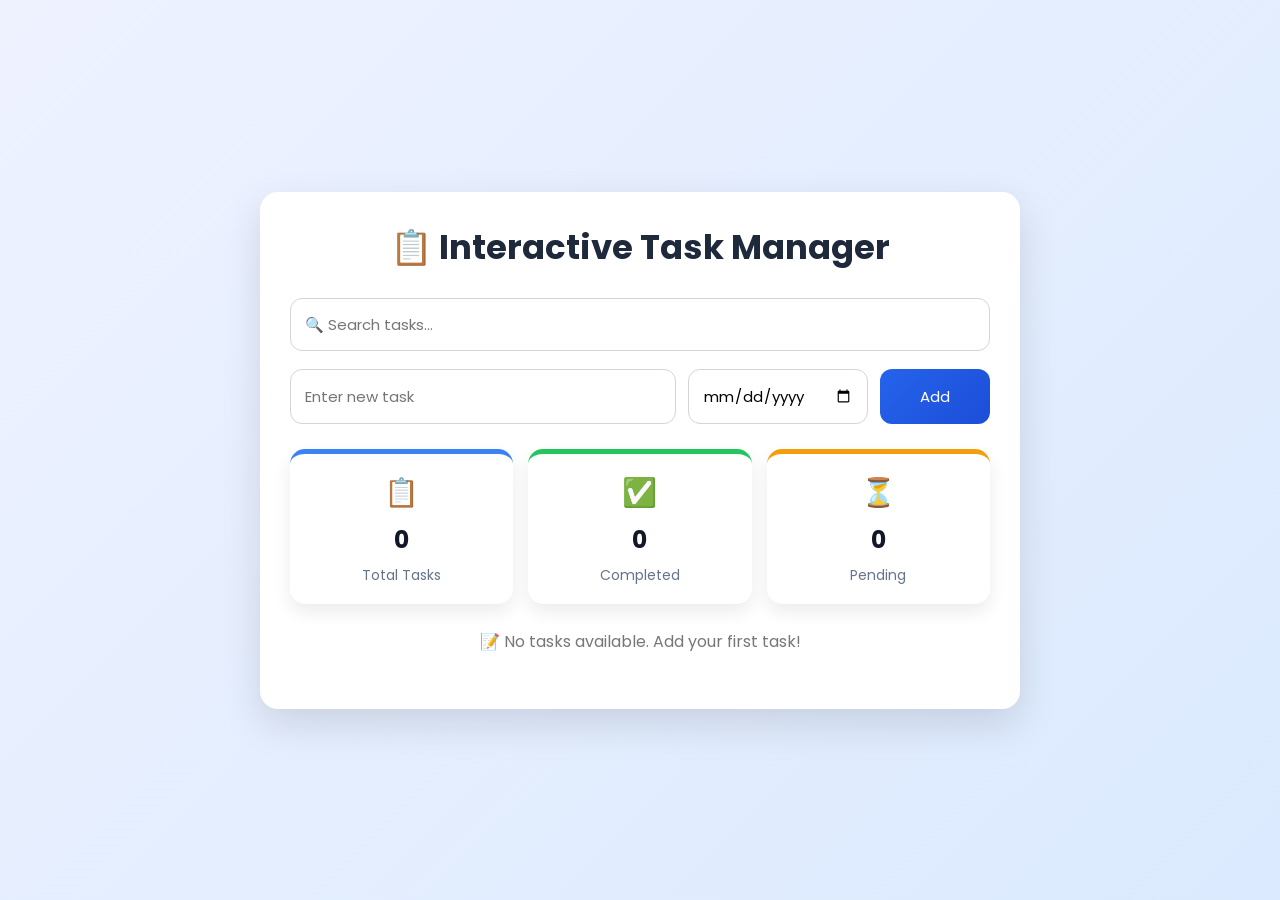
<file: Interactive Task Manager/index.html>
<!DOCTYPE html>
<html lang="en">

<head>
    <meta charset="UTF-8">
    <meta name="viewport" content="width=device-width, initial-scale=1.0">
    <title>Interactive Task Manager</title>

    <!-- Google Font -->
    <link href="https://fonts.googleapis.com/css2?family=Poppins:wght@300;400;500;600;700&display=swap"
        rel="stylesheet">

    <link rel="stylesheet" href="style.css">
</head>

<body>

    <div class="container">

        <h1>📋 Interactive Task Manager</h1>

        <!-- Search -->

        <input
            type="text"
            id="searchInput"
            placeholder="🔍 Search tasks...">

        <!-- Add Task -->

        <div class="task-input">

            <input
                type="text"
                id="taskInput"
                placeholder="Enter new task">

            <input
                type="date"
                id="dueDate">

            <button id="addBtn">Add</button>

        </div>

        <!-- Statistics -->

        <div class="stats">

            <div class="stat-card total">

                <div class="icon">📋</div>

                <h2 id="totalCount">0</h2>

                <p>Total Tasks</p>

            </div>

            <div class="stat-card completed">

                <div class="icon">✅</div>

                <h2 id="completedCount">0</h2>

                <p>Completed</p>

            </div>

            <div class="stat-card pending">

                <div class="icon">⏳</div>

                <h2 id="pendingCount">0</h2>

                <p>Pending</p>

            </div>

        </div>

        <!-- Empty Message -->

        <p id="emptyMessage">
            📝 No tasks available. Add your first task!
        </p>

        <!-- Task List -->

        <ul id="taskList"></ul>

    </div>

    <script src="script.js"></script>

</body>

</html>
</file>
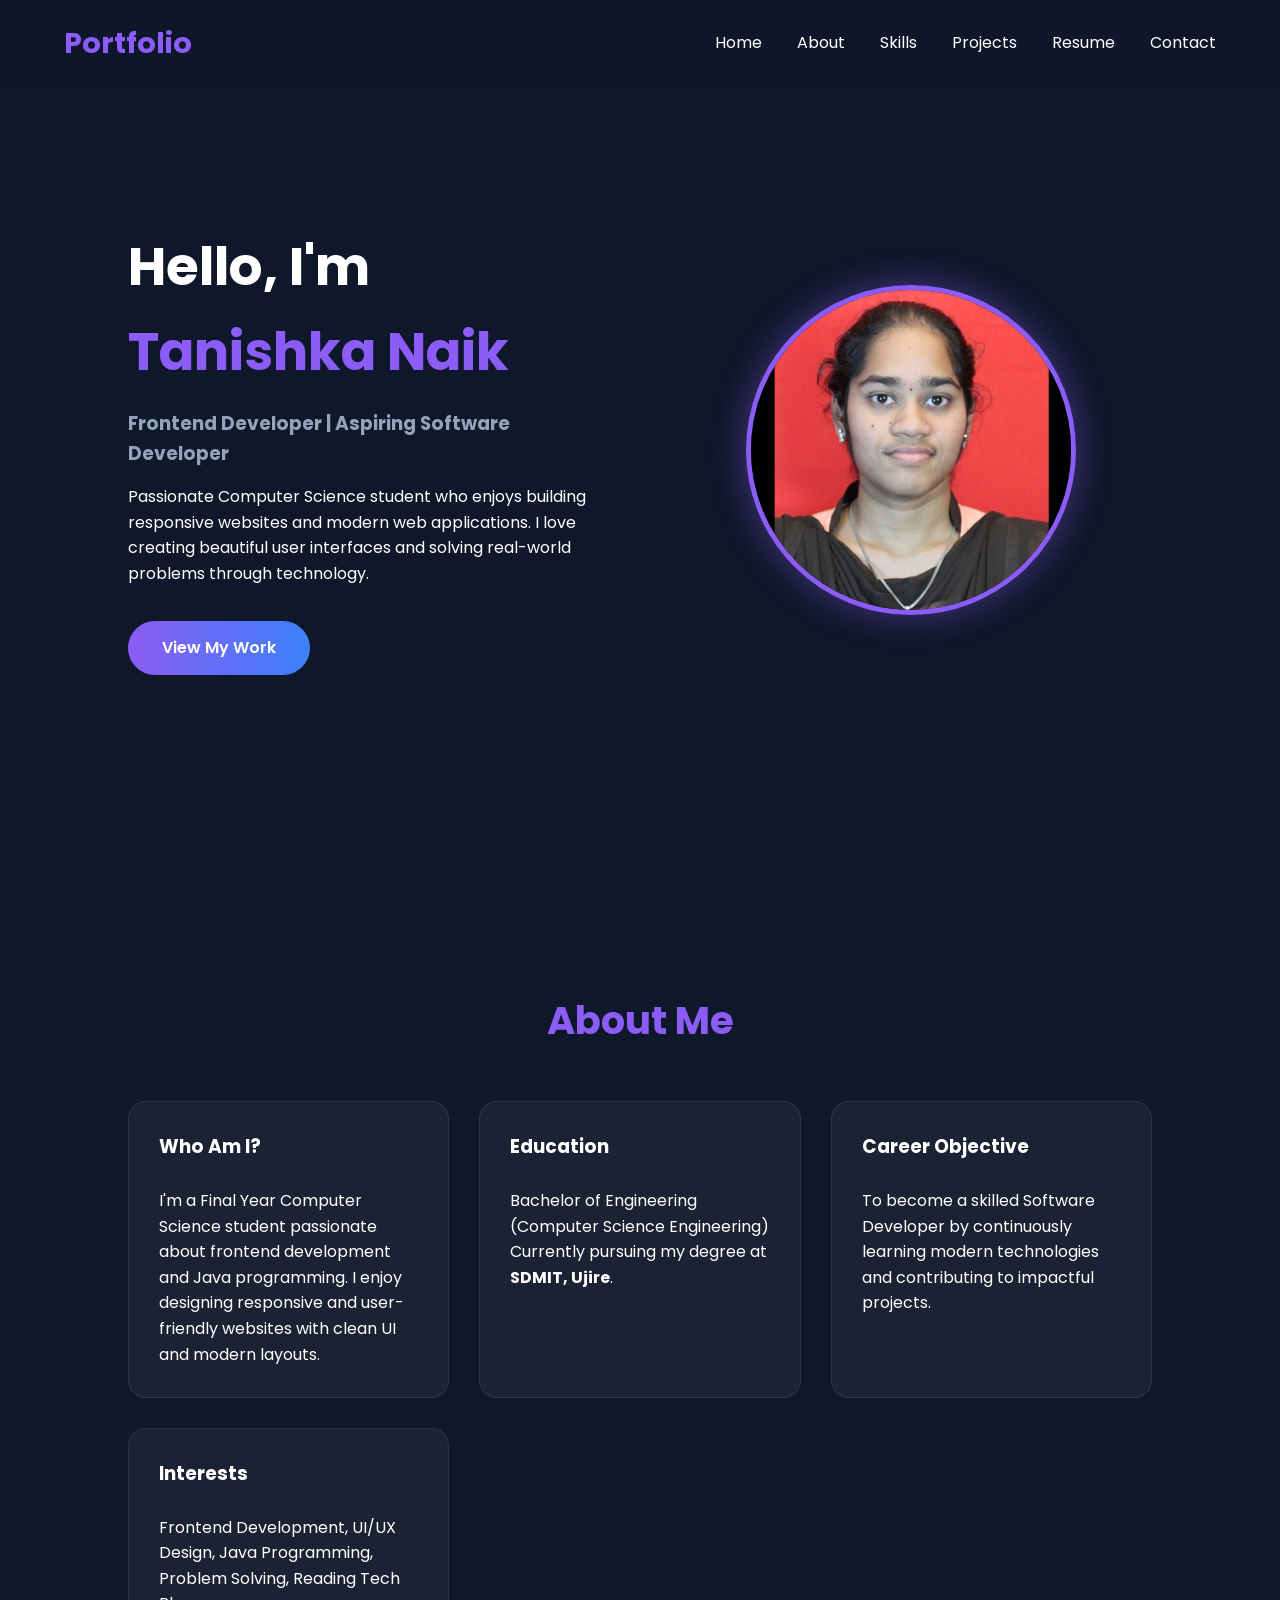
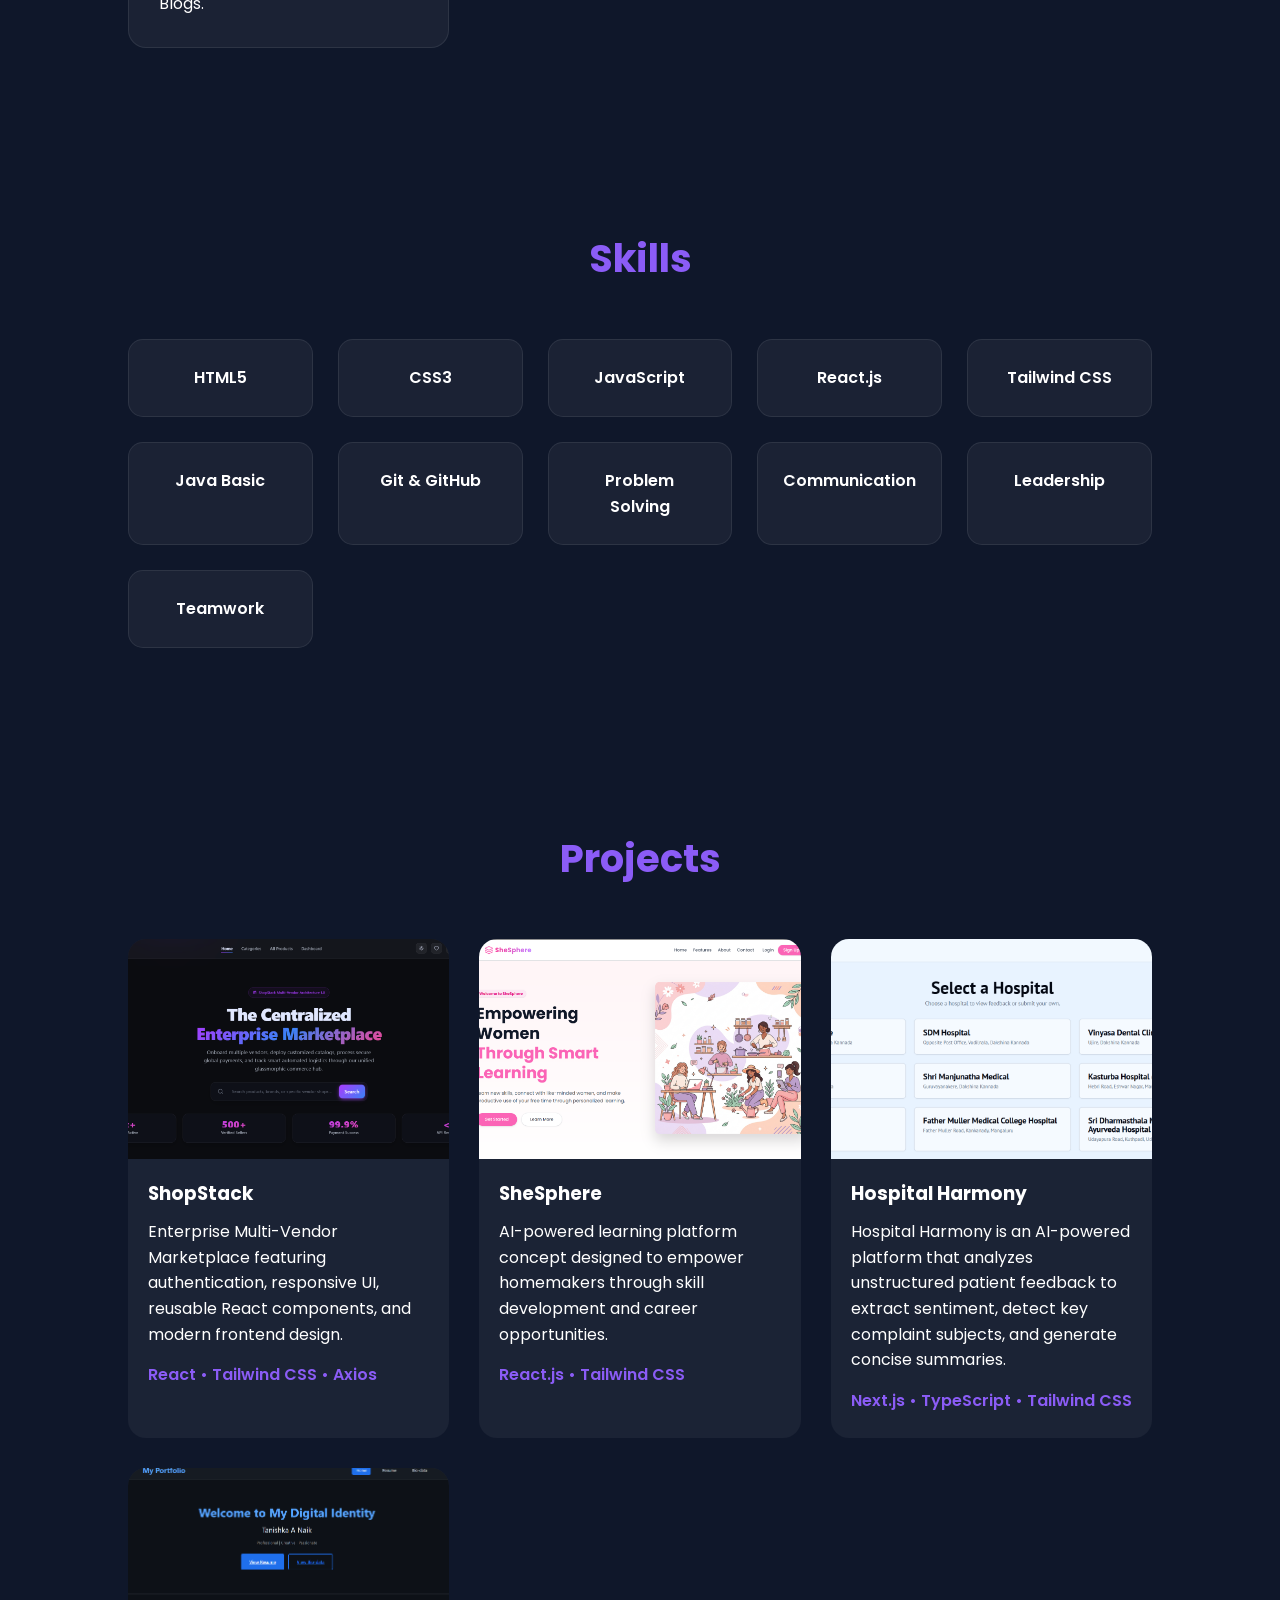
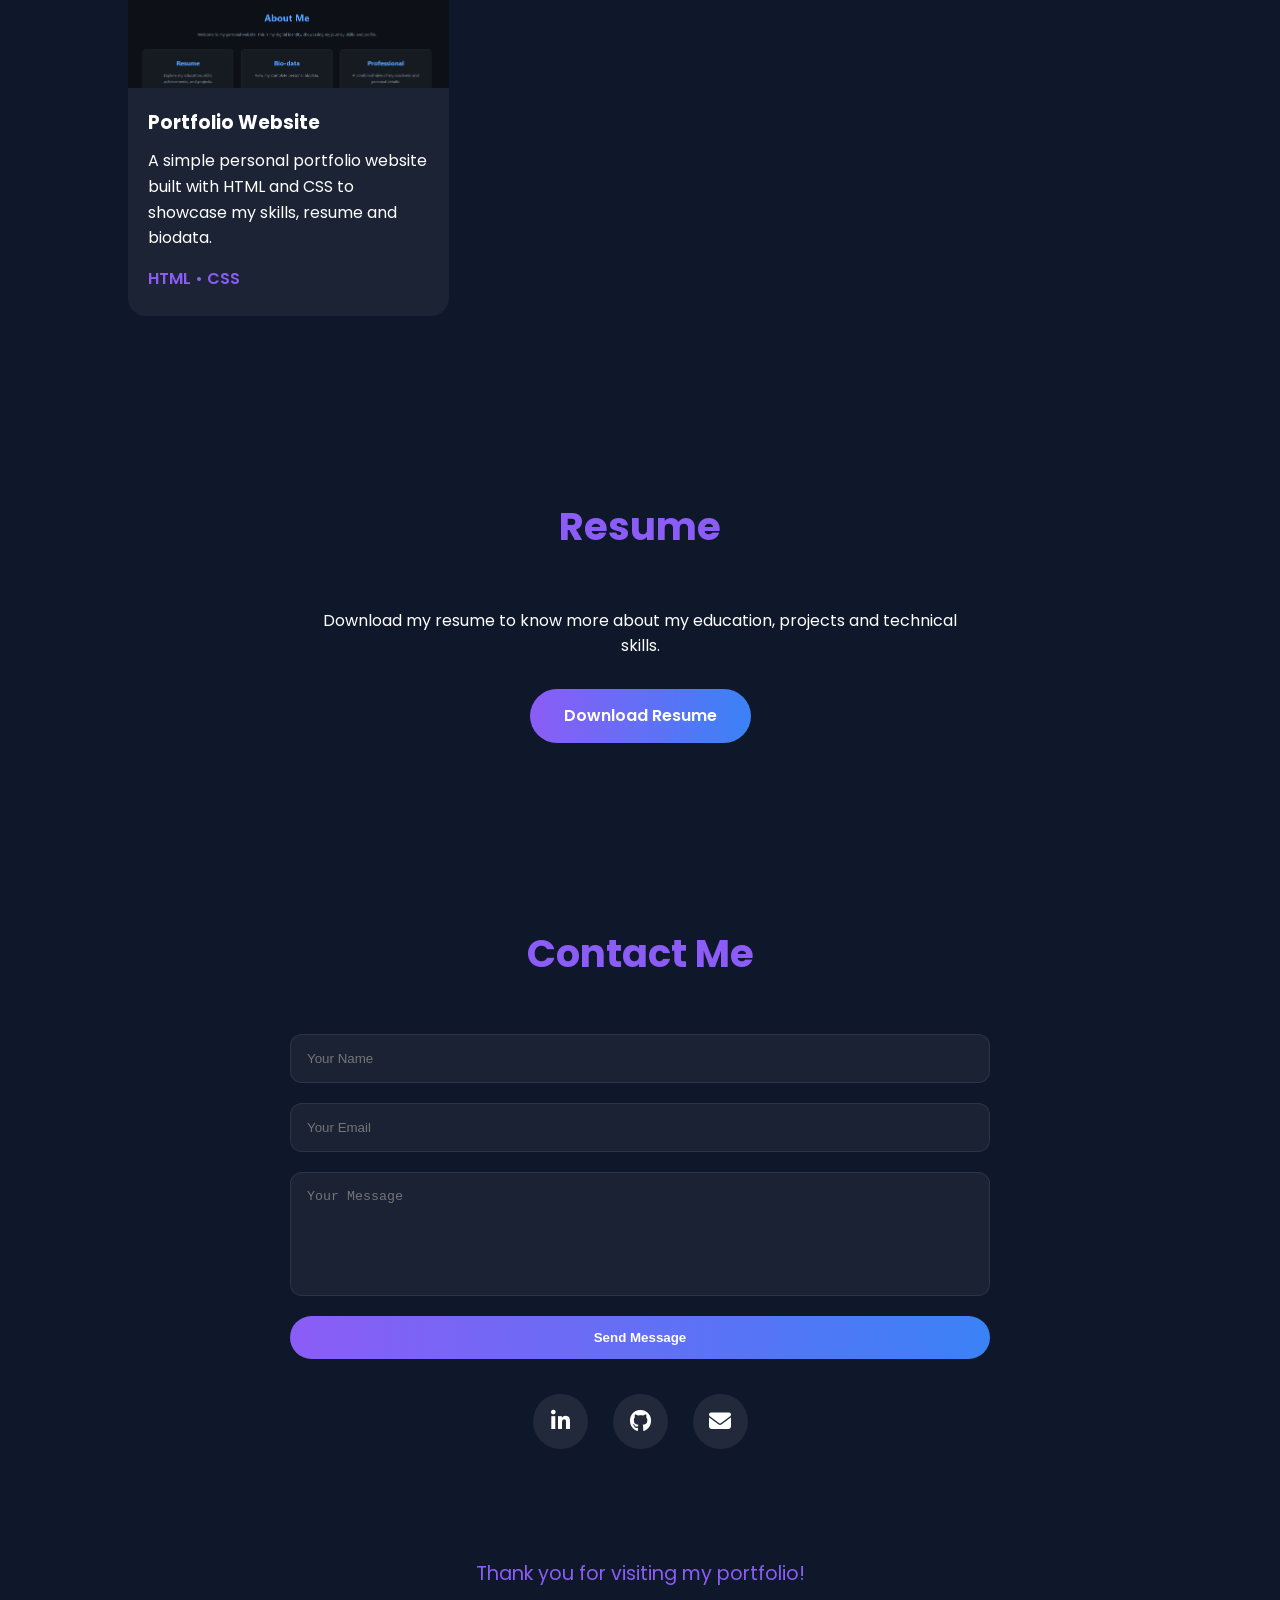
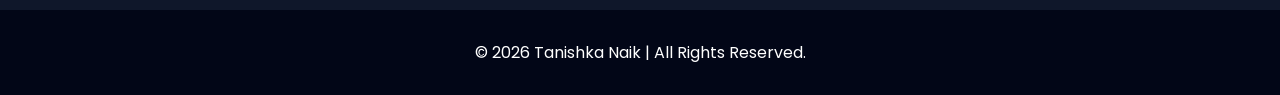
<file: Responsive Personal Portfolio Website/index.html>
<!DOCTYPE html>
<html lang="en">

<head>
    <meta charset="UTF-8">
    <meta name="viewport" content="width=device-width, initial-scale=1.0">
    <title>Tanishka Naik | Portfolio</title>

   
    <link rel="preconnect" href="https://fonts.googleapis.com">
    <link rel="preconnect" href="https://fonts.gstatic.com" crossorigin>

    <link href="https://fonts.googleapis.com/css2?family=Poppins:wght@300;400;500;600;700&display=swap"
        rel="stylesheet">
    <link rel="stylesheet" href="https://cdnjs.cloudflare.com/ajax/libs/font-awesome/6.5.2/css/all.min.css">

    
    <link rel="stylesheet" href="css/style.css">
</head>

<body>

   <header class="header">

    <nav class="navbar">

        <h2 class="logo">Portfolio</h2>

        <input type="checkbox" id="menu-toggle">

        <label for="menu-toggle" class="hamburger">
            ☰
        </label>

        <ul class="nav-links">

            <li><a href="#home">Home</a></li>

            <li><a href="#about">About</a></li>

            <li><a href="#skills">Skills</a></li>

            <li><a href="#projects">Projects</a></li>

            <li><a href="#resume">Resume</a></li>

            <li><a href="#contact">Contact</a></li>

        </ul>

    </nav>

</header>

   
    <section id="home" class="hero">

        <div class="hero-content">

            <div class="hero-text">

                <h1>Hello, I'm <span>Tanishka Naik</span></h1>

                <h3>Frontend Developer | Aspiring Software Developer</h3>

                <p>
                    Passionate Computer Science student who enjoys building
                    responsive websites and modern web applications.
                    I love creating beautiful user interfaces and solving
                    real-world problems through technology.
                </p>

                <a href="#projects" class="btn">
                    View My Work
                </a>

            </div>

            <div class="hero-image">

                <img src="images/profile.jpeg" alt="Profile">

            </div>

        </div>

    </section>

    
    <section id="about">

        <h2 class="section-title">About Me</h2>

        <div class="about-container">

            <div class="card">

                <h3>Who Am I?</h3>

                <br>
                <p>

                    I'm a Final Year Computer Science student passionate about frontend development and Java programming. I enjoy designing responsive and user-friendly websites with clean UI and modern layouts.

                </p>

            </div>

            <div class="card">

                <h3>Education</h3>
                <br>
                <p>

                    Bachelor of Engineering <br>(Computer Science Engineering)<br>

                    Currently pursuing my degree at <strong>SDMIT, Ujire</strong>.
                </p>

            </div>

            <div class="card">

                <h3>Career Objective</h3>
                <br>
                <p>

                    To become a skilled Software Developer by continuously
                    learning modern technologies and contributing to impactful
                    projects.

                </p>

            </div>

            <div class="card">

                <h3>Interests</h3>
                <br>
                <p>

                    Frontend Development,
                    UI/UX Design,
                    Java Programming,
                    Problem Solving,
                    Reading Tech Blogs.

                </p>

            </div>

        </div>

    </section>

   

    <section id="skills">

        <h2 class="section-title">Skills</h2>

        <div class="skills-grid">

            <div class="skill-card">HTML5</div>

            <div class="skill-card">CSS3</div>

            <div class="skill-card">JavaScript</div>

            <div class="skill-card">React.js</div>

            <div class="skill-card">Tailwind CSS</div>

            <div class="skill-card">Java Basic</div>

            <div class="skill-card">Git & GitHub</div>

            <div class="skill-card">Problem Solving</div>

            <div class="skill-card">Communication</div>

            <div class="skill-card">Leadership</div>

            <div class="skill-card">Teamwork</div>

        </div>

    </section>

    
    <section id="projects">

        <h2 class="section-title">Projects</h2>

        <div class="projects-grid">

            <div class="project-card">

                <img src="images/project1.png" alt="Project">

                <h3>ShopStack</h3>

                <p>

                    Enterprise Multi-Vendor Marketplace featuring authentication, responsive UI, reusable React components, and modern frontend design.

                </p>

                <span>React • Tailwind CSS • Axios</span>

            </div>

            <div class="project-card">

                <img src="images/project2.png" alt="Project">

                <h3>SheSphere</h3>

                <p>

                    AI-powered learning platform concept designed to empower homemakers through skill development and career opportunities.

                </p>

                <span>React.js • Tailwind CSS</span>

            </div>

            <div class="project-card">

                <img src="images/project3.png" alt="Project">

                <h3>Hospital Harmony</h3>

                <p>

                    Hospital Harmony is an AI-powered platform that analyzes unstructured patient feedback to extract sentiment, detect key complaint subjects, and generate concise summaries.

                </p>

                <span>Next.js • TypeScript • Tailwind CSS</span>

            </div>

            <div class="project-card">

                <img src="images/project4.png" alt="Project">

                <h3>Portfolio Website</h3>

                <p>

                    A simple personal portfolio website built with HTML and CSS to showcase my skills, resume and biodata.
                </p>

                <span>HTML • CSS </span>

            </div>

        </div>

    </section>

   

    <section id="resume">

        <h2 class="section-title">Resume</h2>

        <p class="resume-text">

            Download my resume to know more about my education,
            projects and technical skills.

        </p>

        <a href="assets/resume.pdf" download class="btn">

            Download Resume

        </a>

    </section>

    

    <section id="contact">

        <h2 class="section-title">Contact Me</h2>

        <div class="contact-container">

            <form>

                <input type="text" placeholder="Your Name" required>

                <input type="email" placeholder="Your Email" required>

                <textarea rows="6" placeholder="Your Message"></textarea>

                <button class="btn">

                    Send Message

                </button>

            </form>

        </div>

        <div class="social-links">

    <a href="https://www.linkedin.com/in/tanishka-naik-02343030a/" target="_blank">
        <i class="fab fa-linkedin-in"></i>
    </a>

    <a href="https://github.com/TanishkaNaik1226" target="_blank">
        <i class="fab fa-github"></i>
    </a>

    <a href="mailto:tanishka262005@gmail.com?subject=Portfolio Inquiry" target="_blank">
        <i class="fas fa-envelope"></i>
    </a>

</div>

    </section>

    <p class="thank-you">
    Thank you for visiting my portfolio!
</p>

    <footer>

        <p>

            © 2026 Tanishka Naik | All Rights Reserved.

        </p>

    </footer>

</body>

</html>
</file>
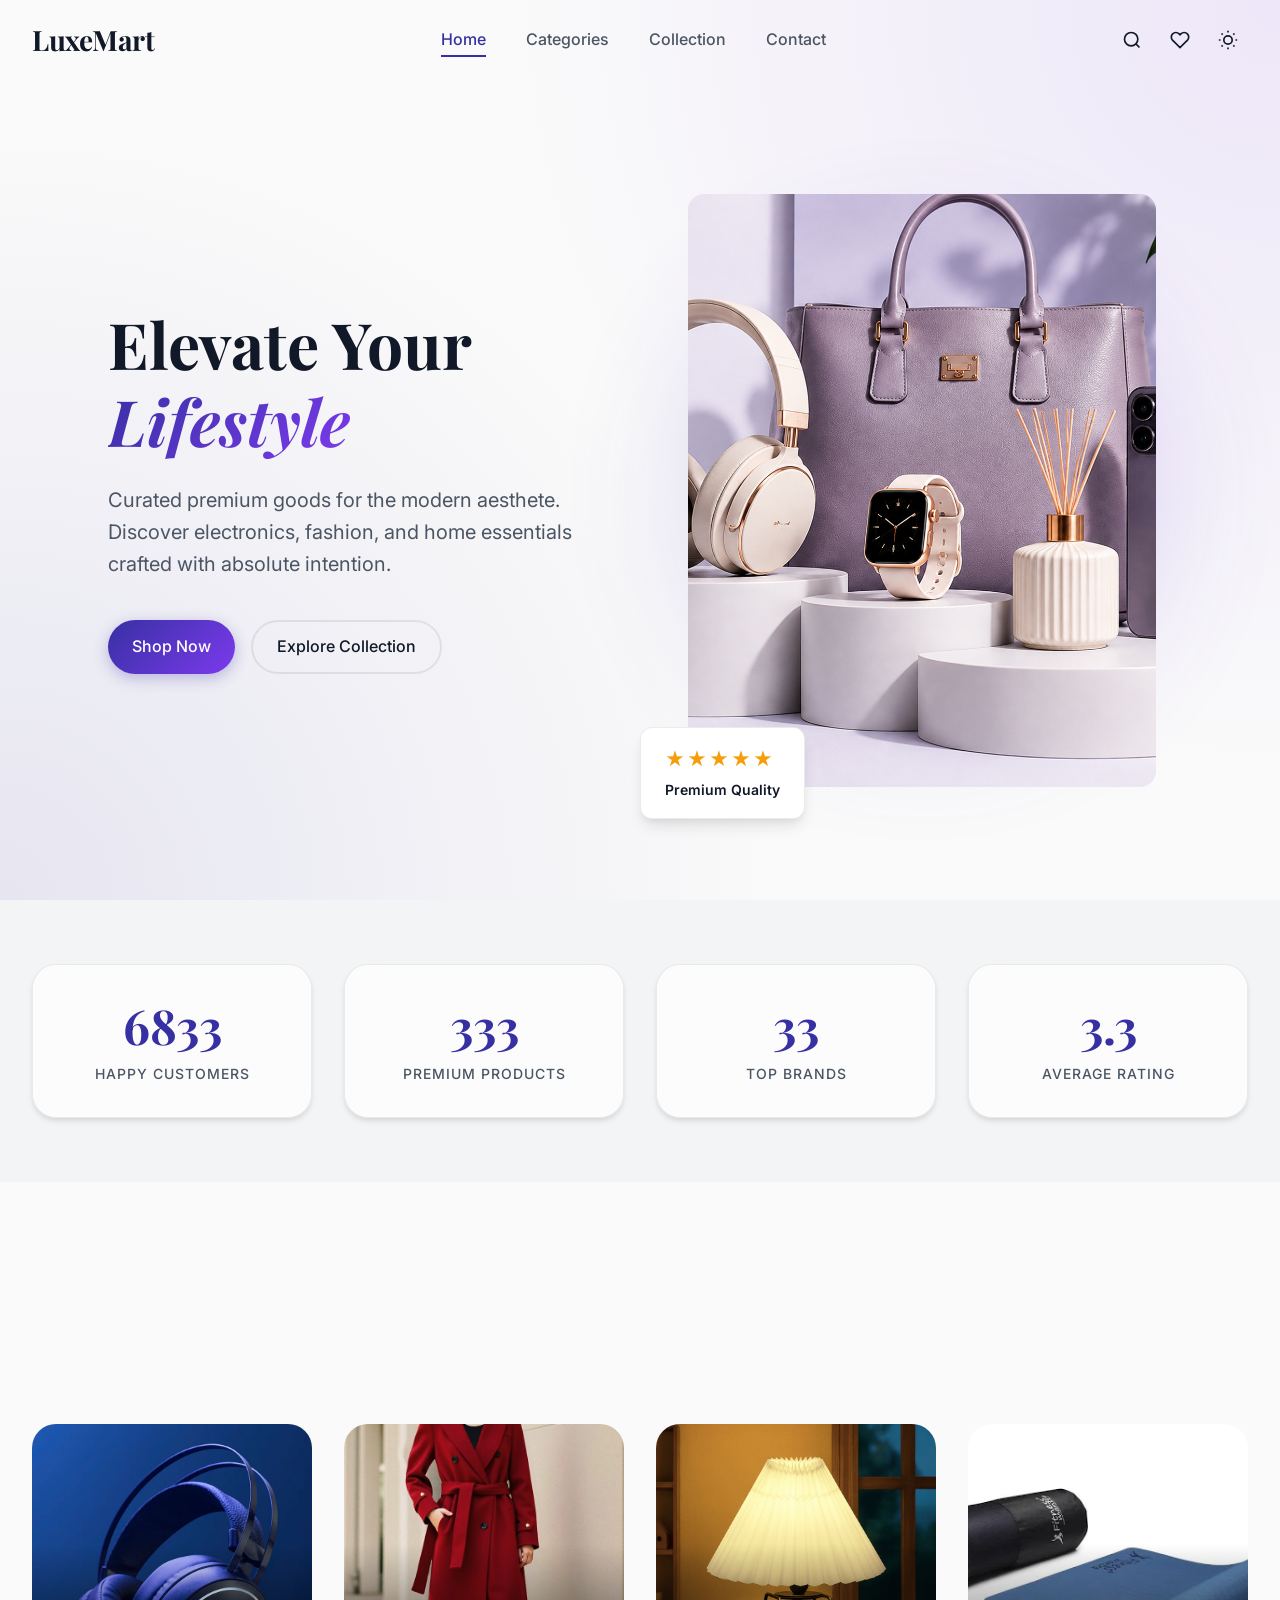
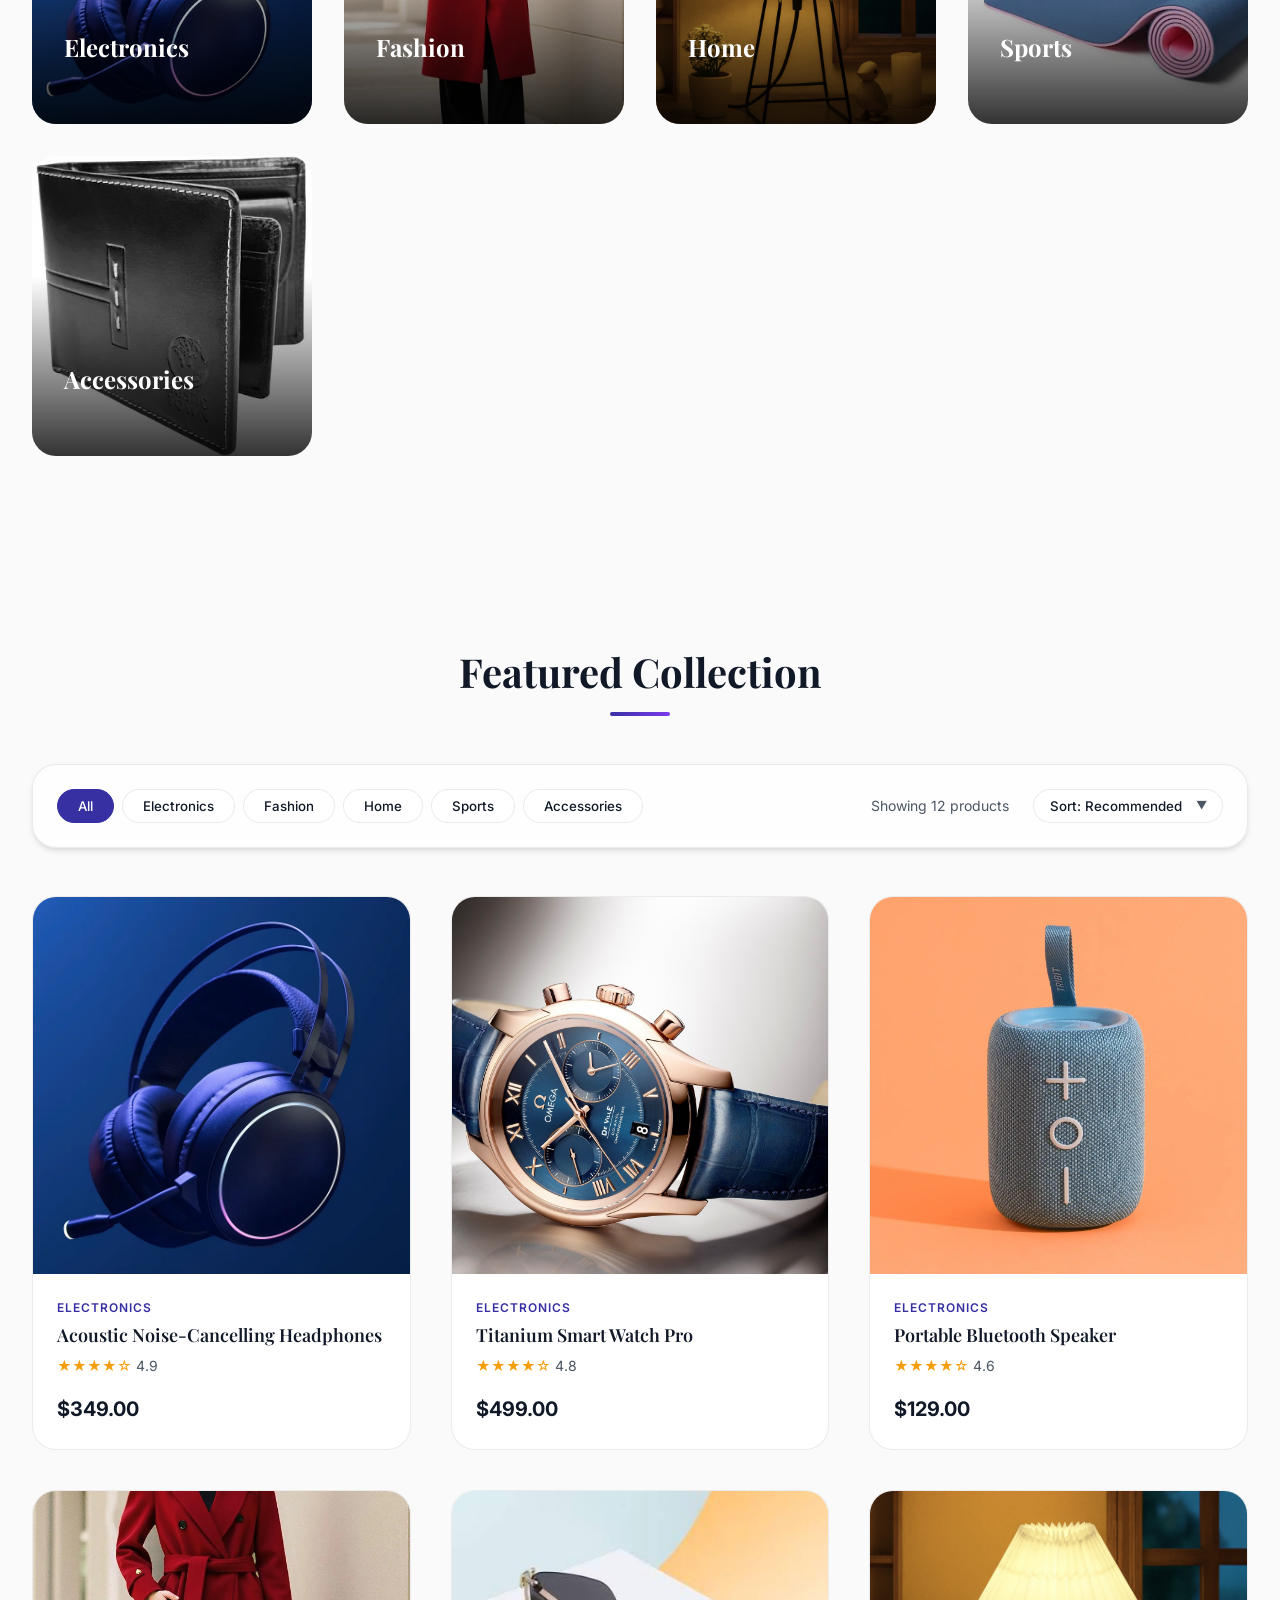
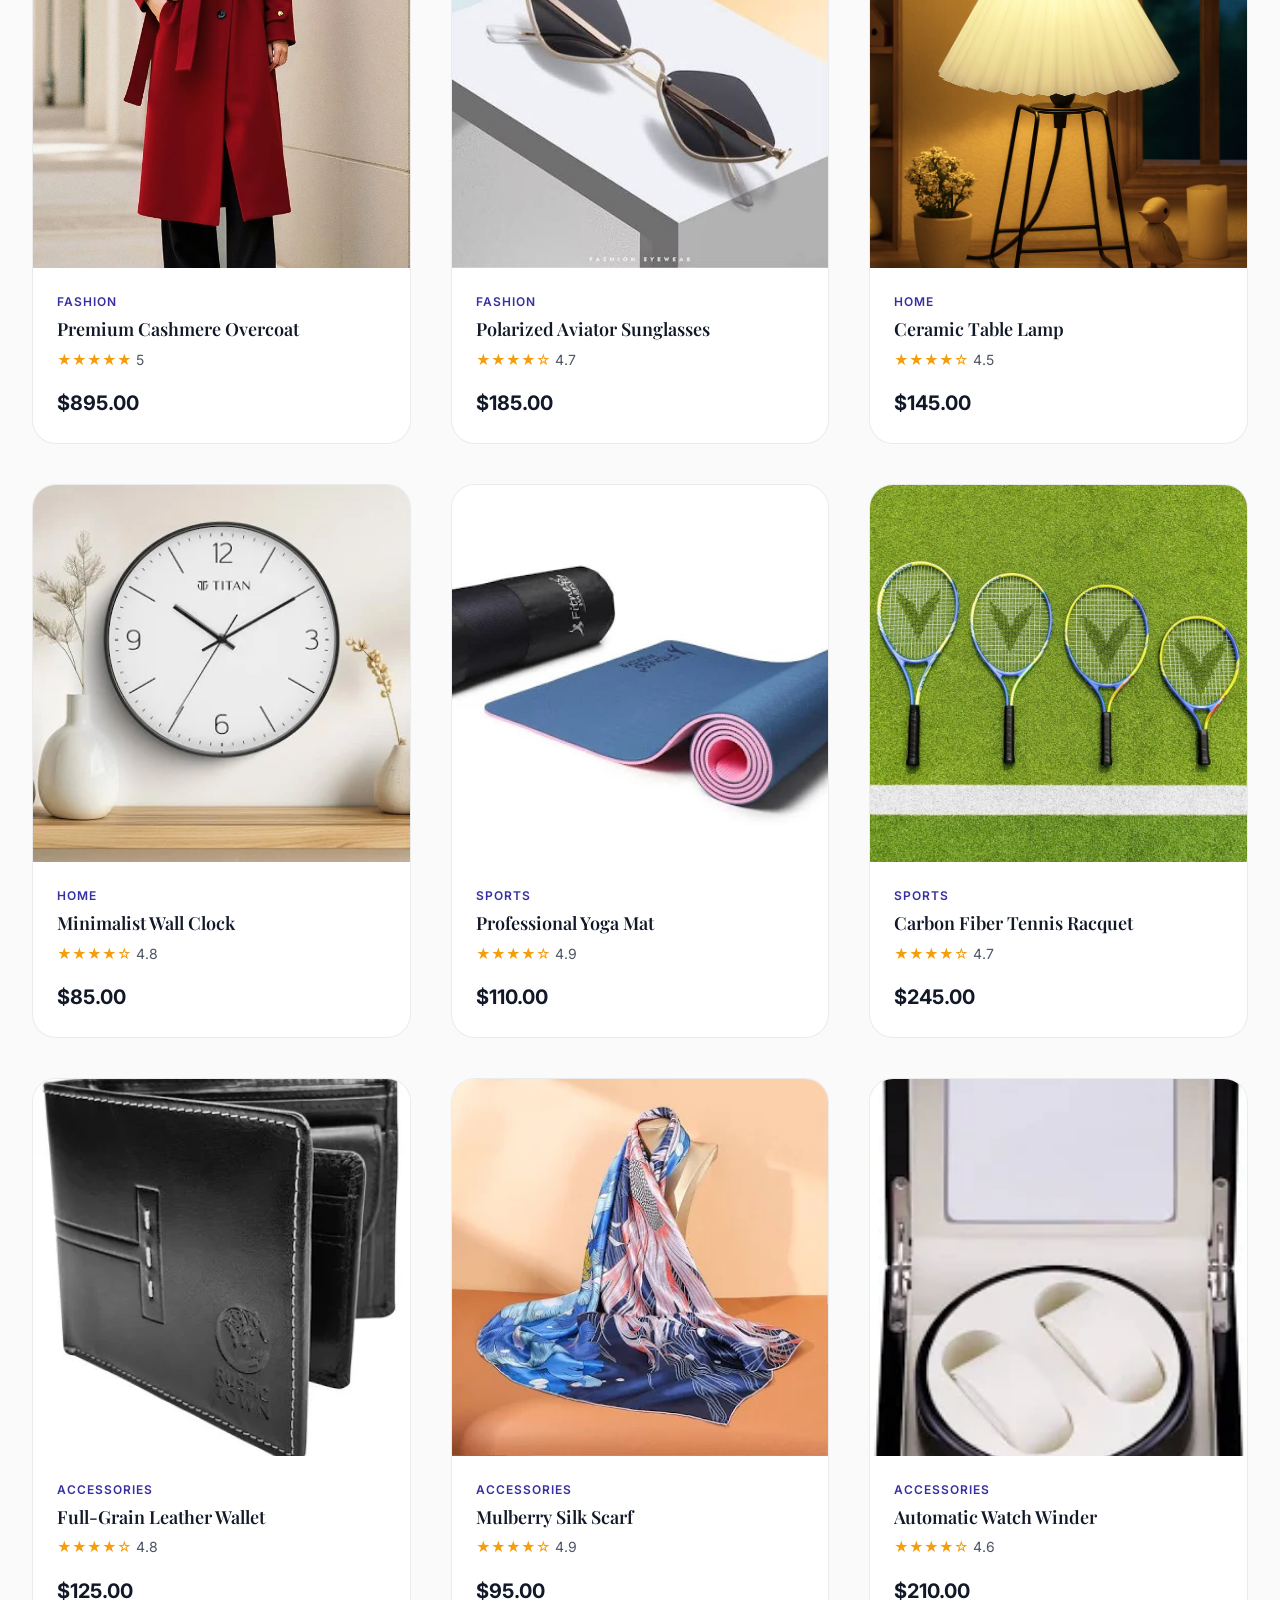
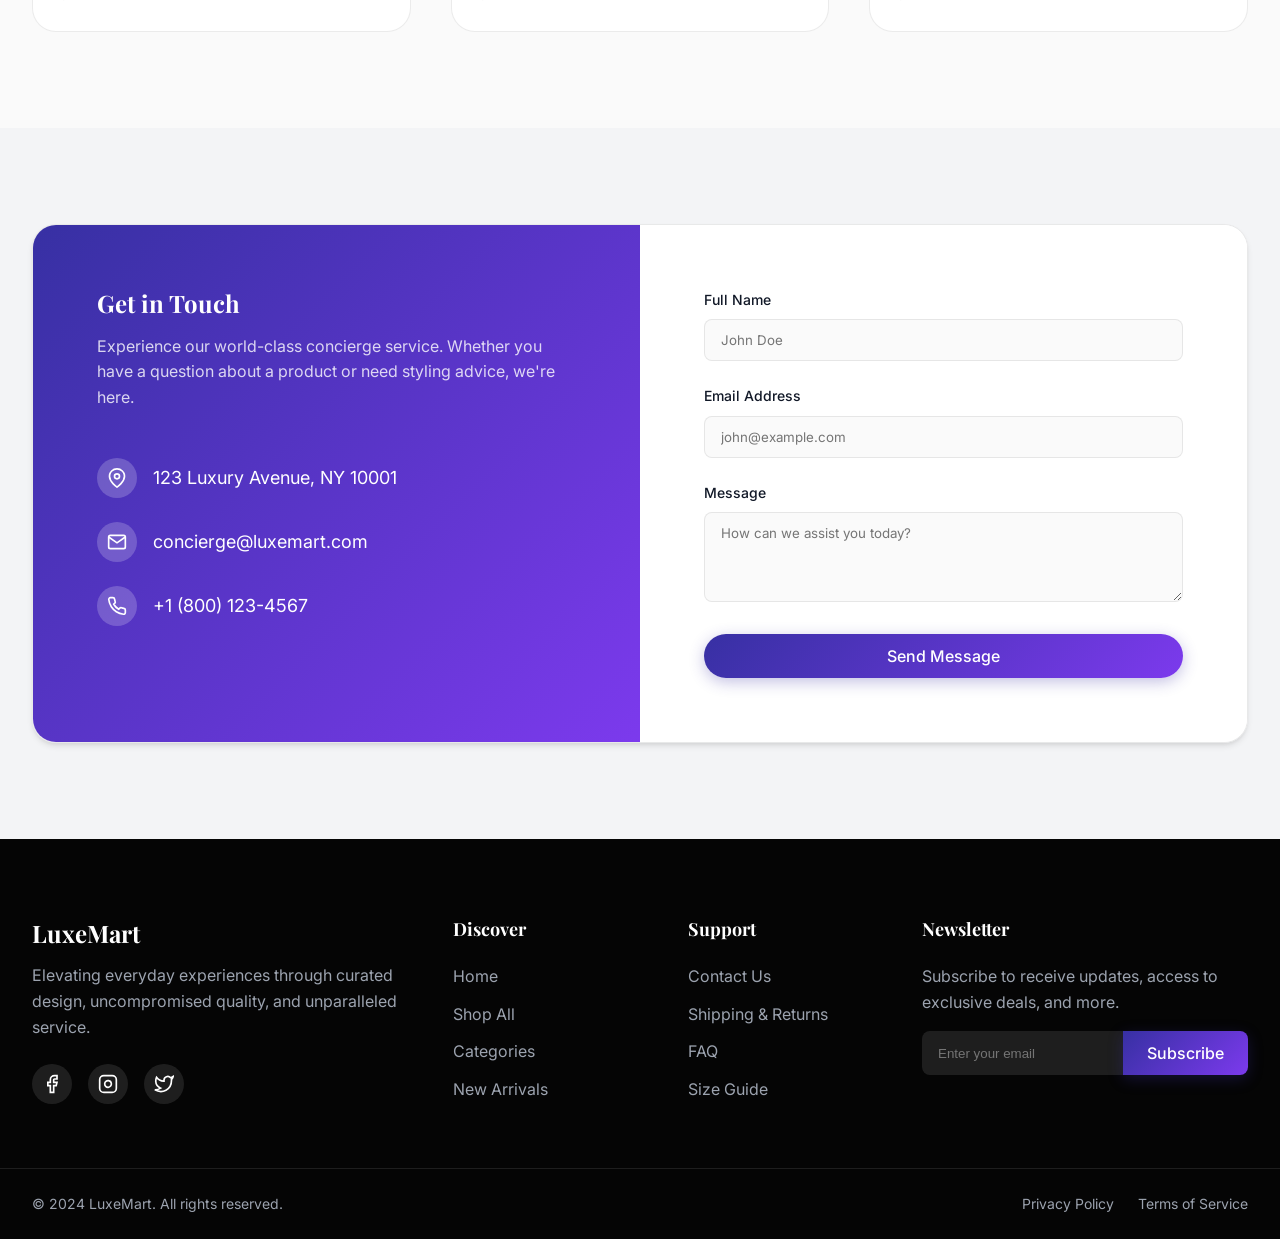
<file: Responsive Product Landing Page/index.html>
<!DOCTYPE html>
<html lang="en">
<head>
  <meta charset="UTF-8" />
  <meta name="viewport" content="width=device-width, initial-scale=1.0" />
  <title>LuxeMart | Premium Lifestyle Goods</title>
  <meta name="description" content="A premium lifestyle e-commerce brand. High-end electronics, fashion, and home goods." />
  <link rel="stylesheet" href="style.css" />
</head>
<body>
  <!-- Loader -->
  <div id="loader" class="loader-overlay">
    <div class="loader-content">
      <div class="spinner"></div>
      <h1 class="loader-brand">LuxeMart</h1>
    </div>
  </div>

  <div id="toast-container" aria-live="polite"></div>

  <!-- Navbar -->
  <nav id="navbar" class="navbar">
    <div class="nav-container">
      <a href="#home" class="brand">LuxeMart</a>
      
      <div class="nav-links">
        <a href="#home" class="nav-link active">Home</a>
        <a href="#categories" class="nav-link">Categories</a>
        <a href="#products" class="nav-link">Collection</a>
        <a href="#contact" class="nav-link">Contact</a>
      </div>

      <div class="nav-actions">
        <button id="search-btn" class="icon-btn" aria-label="Search">
          <svg width="20" height="20" viewBox="0 0 24 24" fill="none" stroke="currentColor" stroke-width="2"><circle cx="11" cy="11" r="8"/><path d="M21 21l-4.3-4.3"/></svg>
        </button>
        <button id="wishlist-btn" class="icon-btn" aria-label="Wishlist">
          <svg width="20" height="20" viewBox="0 0 24 24" fill="none" stroke="currentColor" stroke-width="2"><path d="M20.84 4.61a5.5 5.5 0 0 0-7.78 0L12 5.67l-1.06-1.06a5.5 5.5 0 0 0-7.78 7.78l1.06 1.06L12 21.23l7.78-7.78 1.06-1.06a5.5 5.5 0 0 0 0-7.78z"/></svg>
          <span id="wishlist-badge" class="badge">0</span>
        </button>
        <button id="theme-toggle" class="icon-btn" aria-label="Toggle Dark Mode">
          <svg class="sun-icon" width="20" height="20" viewBox="0 0 24 24" fill="none" stroke="currentColor" stroke-width="2"><circle cx="12" cy="12" r="5"/><path d="M12 1v2M12 21v2M4.22 4.22l1.42 1.42M18.36 18.36l1.42 1.42M1 12h2M21 12h2M4.22 19.78l1.42-1.42M18.36 5.64l1.42-1.42"/></svg>
          <svg class="moon-icon" width="20" height="20" viewBox="0 0 24 24" fill="none" stroke="currentColor" stroke-width="2" style="display: none;"><path d="M21 12.79A9 9 0 1 1 11.21 3 7 7 0 0 0 21 12.79z"/></svg>
        </button>
        <button id="mobile-menu-btn" class="icon-btn mobile-only" aria-label="Menu">
          <svg width="24" height="24" viewBox="0 0 24 24" fill="none" stroke="currentColor" stroke-width="2"><path d="M3 12h18M3 6h18M3 18h18"/></svg>
        </button>
      </div>
    </div>
  </nav>

  <!-- Mobile Menu -->
  <div id="mobile-menu" class="mobile-menu">
    <div class="mobile-menu-header">
      <span class="brand">LuxeMart</span>
      <button id="close-menu-btn" class="icon-btn" aria-label="Close Menu">
        <svg width="24" height="24" viewBox="0 0 24 24" fill="none" stroke="currentColor" stroke-width="2"><path d="M18 6L6 18M6 6l12 12"/></svg>
      </button>
    </div>
    <div class="mobile-nav-links">
      <a href="#home" class="mobile-nav-link">Home</a>
      <a href="#categories" class="mobile-nav-link">Categories</a>
      <a href="#products" class="mobile-nav-link">Collection</a>
      <a href="#contact" class="mobile-nav-link">Contact</a>
    </div>
  </div>
  <div id="mobile-overlay" class="overlay"></div>

  <!-- Search Overlay -->
  <div id="search-overlay" class="search-overlay">
    <div class="search-container">
      <button id="close-search-btn" class="icon-btn close-search" aria-label="Close Search">
        <svg width="24" height="24" viewBox="0 0 24 24" fill="none" stroke="currentColor" stroke-width="2"><path d="M18 6L6 18M6 6l12 12"/></svg>
      </button>
      <div class="search-input-wrapper">
        <svg class="search-icon" width="24" height="24" viewBox="0 0 24 24" fill="none" stroke="currentColor" stroke-width="2"><circle cx="11" cy="11" r="8"/><path d="M21 21l-4.3-4.3"/></svg>
        <input type="text" id="search-input" placeholder="Search for products, categories..." autocomplete="off">
      </div>
      <div id="search-results" class="search-results"></div>
    </div>
  </div>

  <main>
    <!-- Hero Section -->
    <section id="home" class="hero">
      <div class="hero-bg"></div>
      <div class="container hero-container">
        <div class="hero-content fade-up">
          <h1 class="hero-title">Elevate Your <br><span>Lifestyle</span></h1>
          <p class="hero-tagline">Curated premium goods for the modern aesthete. Discover electronics, fashion, and home essentials crafted with absolute intention.</p>
          <div class="hero-actions">
            <a href="#products" class="btn btn-primary">Shop Now</a>
            <a href="#categories" class="btn btn-outline">Explore Collection</a>
          </div>
        </div>
        <div class="hero-visual fade-in">
          <div class="glass-card hero-glass">
            <img id="hero-img" src="" alt="Premium Lifestyle" class="hero-image" />
            <div class="floating-badge">
              <span class="stars">★★★★★</span>
              <p>Premium Quality</p>
            </div>
          </div>
          <div class="glow-orb"></div>
        </div>
      </div>
    </section>

    <!-- Stats Section -->
    <section id="stats" class="stats">
      <div class="container">
        <div class="stats-grid">
          <div class="stat-card glass-panel">
            <h3 class="stat-number" data-target="10000">0</h3>
            <p class="stat-label">Happy Customers</p>
          </div>
          <div class="stat-card glass-panel">
            <h3 class="stat-number" data-target="500">0</h3>
            <p class="stat-label">Premium Products</p>
          </div>
          <div class="stat-card glass-panel">
            <h3 class="stat-number" data-target="50">0</h3>
            <p class="stat-label">Top Brands</p>
          </div>
          <div class="stat-card glass-panel">
            <h3 class="stat-number" data-target="4.9" data-decimal="true">0</h3>
            <p class="stat-label">Average Rating</p>
          </div>
        </div>
      </div>
    </section>

    <!-- Categories Section -->
    <section id="categories" class="categories section-padding">
      <div class="container">
        <div class="section-header text-center fade-up">
          <span class="subtitle">Curated For You</span>
          <h2>Shop by Category</h2>
          <div class="header-line"></div>
        </div>
        <div class="categories-grid" id="categories-grid">
          <!-- Rendered by JS -->
        </div>
      </div>
    </section>

    <!-- Products Section -->
    <section id="products" class="products section-padding">
      <div class="container">
        <div class="section-header fade-up">
          <h2>Featured Collection</h2>
          <div class="header-line"></div>
        </div>
        
        <div class="filters-container glass-panel fade-up">
          <div class="category-filters" id="category-filters">
            <button class="filter-btn active" data-category="All">All</button>
            <button class="filter-btn" data-category="Electronics">Electronics</button>
            <button class="filter-btn" data-category="Fashion">Fashion</button>
            <button class="filter-btn" data-category="Home">Home</button>
            <button class="filter-btn" data-category="Sports">Sports</button>
            <button class="filter-btn" data-category="Accessories">Accessories</button>
          </div>
          <div class="sort-filter">
            <span class="product-count" id="product-count">Showing 12 products</span>
            <div class="select-wrapper">
              <select id="sort-select" class="sort-select" aria-label="Sort products">
                <option value="default">Sort: Recommended</option>
                <option value="price-low">Price: Low to High</option>
                <option value="price-high">Price: High to Low</option>
                <option value="rating">Rating: High to Low</option>
                <option value="name">Name: A to Z</option>
              </select>
            </div>
          </div>
        </div>

        <div class="products-grid" id="products-grid">
          <!-- Rendered by JS -->
        </div>
      </div>
    </section>

    <!-- Contact Section -->
    <section id="contact" class="contact section-padding">
      <div class="container">
        <div class="contact-wrapper glass-panel fade-up">
          <div class="contact-info">
            <h2>Get in Touch</h2>
            <p>Experience our world-class concierge service. Whether you have a question about a product or need styling advice, we're here.</p>
            <div class="contact-details">
              <div class="contact-item">
                <div class="contact-icon">
                  <svg width="20" height="20" viewBox="0 0 24 24" fill="none" stroke="currentColor" stroke-width="2"><path d="M21 10c0 7-9 13-9 13s-9-6-9-13a9 9 0 0 1 18 0z"/><circle cx="12" cy="10" r="3"/></svg>
                </div>
                <span>123 Luxury Avenue, NY 10001</span>
              </div>
              <div class="contact-item">
                <div class="contact-icon">
                  <svg width="20" height="20" viewBox="0 0 24 24" fill="none" stroke="currentColor" stroke-width="2"><path d="M4 4h16c1.1 0 2 .9 2 2v12c0 1.1-.9 2-2 2H4c-1.1 0-2-.9-2-2V6c0-1.1.9-2 2-2z"/><polyline points="22,6 12,13 2,6"/></svg>
                </div>
                <span>concierge@luxemart.com</span>
              </div>
              <div class="contact-item">
                <div class="contact-icon">
                  <svg width="20" height="20" viewBox="0 0 24 24" fill="none" stroke="currentColor" stroke-width="2"><path d="M22 16.92v3a2 2 0 0 1-2.18 2 19.79 19.79 0 0 1-8.63-3.07 19.5 19.5 0 0 1-6-6 19.79 19.79 0 0 1-3.07-8.67A2 2 0 0 1 4.11 2h3a2 2 0 0 1 2 1.72 12.84 12.84 0 0 0 .7 2.81 2 2 0 0 1-.45 2.11L8.09 9.91a16 16 0 0 0 6 6l1.27-1.27a2 2 0 0 1 2.11-.45 12.84 12.84 0 0 0 2.81.7A2 2 0 0 1 22 16.92z"/></svg>
                </div>
                <span>+1 (800) 123-4567</span>
              </div>
            </div>
          </div>
          <div class="contact-form-container">
            <form id="contact-form" class="contact-form" novalidate>
              <div class="form-group">
                <label for="name">Full Name</label>
                <input type="text" id="name" required placeholder="John Doe">
                <span class="error-msg">Please enter your name</span>
              </div>
              <div class="form-group">
                <label for="email">Email Address</label>
                <input type="email" id="email" required placeholder="john@example.com">
                <span class="error-msg">Please enter a valid email</span>
              </div>
              <div class="form-group">
                <label for="message">Message</label>
                <textarea id="message" rows="4" required placeholder="How can we assist you today?"></textarea>
                <span class="error-msg">Please enter your message</span>
              </div>
              <button type="submit" class="btn btn-primary btn-block">Send Message</button>
            </form>
          </div>
        </div>
      </div>
    </section>
  </main>

  <!-- Footer -->
  <footer class="footer">
    <div class="container footer-container">
      <div class="footer-brand">
        <h2>LuxeMart</h2>
        <p>Elevating everyday experiences through curated design, uncompromised quality, and unparalleled service.</p>
        <div class="social-icons">
          <a href="#" aria-label="Facebook"><svg width="20" height="20" viewBox="0 0 24 24" fill="none" stroke="currentColor" stroke-width="2"><path d="M18 2h-3a5 5 0 0 0-5 5v3H7v4h3v8h4v-8h3l1-4h-4V7a1 1 0 0 1 1-1h3z"/></svg></a>
          <a href="#" aria-label="Instagram"><svg width="20" height="20" viewBox="0 0 24 24" fill="none" stroke="currentColor" stroke-width="2"><rect x="2" y="2" width="20" height="20" rx="5" ry="5"/><path d="M16 11.37A4 4 0 1 1 12.63 8 4 4 0 0 1 16 11.37z"/><line x1="17.5" y1="6.5" x2="17.51" y2="6.5"/></svg></a>
          <a href="#" aria-label="Twitter"><svg width="20" height="20" viewBox="0 0 24 24" fill="none" stroke="currentColor" stroke-width="2"><path d="M23 3a10.9 10.9 0 0 1-3.14 1.53 4.48 4.48 0 0 0-7.86 3v1A10.66 10.66 0 0 1 3 4s-4 9 5 13a11.64 11.64 0 0 1-7 2c9 5 20 0 20-11.5a4.5 4.5 0 0 0-.08-.83A7.72 7.72 0 0 0 23 3z"/></svg></a>
        </div>
      </div>
      <div class="footer-links">
        <h3>Discover</h3>
        <ul>
          <li><a href="#home">Home</a></li>
          <li><a href="#products">Shop All</a></li>
          <li><a href="#categories">Categories</a></li>
          <li><a href="#">New Arrivals</a></li>
        </ul>
      </div>
      <div class="footer-links">
        <h3>Support</h3>
        <ul>
          <li><a href="#contact">Contact Us</a></li>
          <li><a href="#">Shipping & Returns</a></li>
          <li><a href="#">FAQ</a></li>
          <li><a href="#">Size Guide</a></li>
        </ul>
      </div>
      <div class="footer-newsletter">
        <h3>Newsletter</h3>
        <p>Subscribe to receive updates, access to exclusive deals, and more.</p>
        <form class="newsletter-form" onsubmit="event.preventDefault();">
          <input type="email" placeholder="Enter your email" required>
          <button type="submit" class="btn btn-primary">Subscribe</button>
        </form>
      </div>
    </div>
    <div class="footer-bottom">
      <div class="container">
        <p>&copy; 2024 LuxeMart. All rights reserved.</p>
        <div class="footer-legal">
          <a href="#">Privacy Policy</a>
          <a href="#">Terms of Service</a>
        </div>
      </div>
    </div>
  </footer>

  <!-- Back to Top -->
  <button id="back-to-top" class="back-to-top" aria-label="Back to Top">
    <svg width="24" height="24" viewBox="0 0 24 24" fill="none" stroke="currentColor" stroke-width="2"><path d="M18 15l-6-6-6 6"/></svg>
  </button>

  <!-- Product Modal -->
  <div id="product-modal" class="modal-overlay" role="dialog" aria-modal="true">
    <div class="modal-container">
      <button id="close-modal-btn" class="close-modal icon-btn" aria-label="Close Modal">
        <svg width="24" height="24" viewBox="0 0 24 24" fill="none" stroke="currentColor" stroke-width="2"><path d="M18 6L6 18M6 6l12 12"/></svg>
      </button>
      <div class="modal-content" id="modal-content">
        <!-- Rendered by JS -->
      </div>
    </div>
  </div>

  <script type="module" src="script.js"></script>
</body>
</html>
</file>
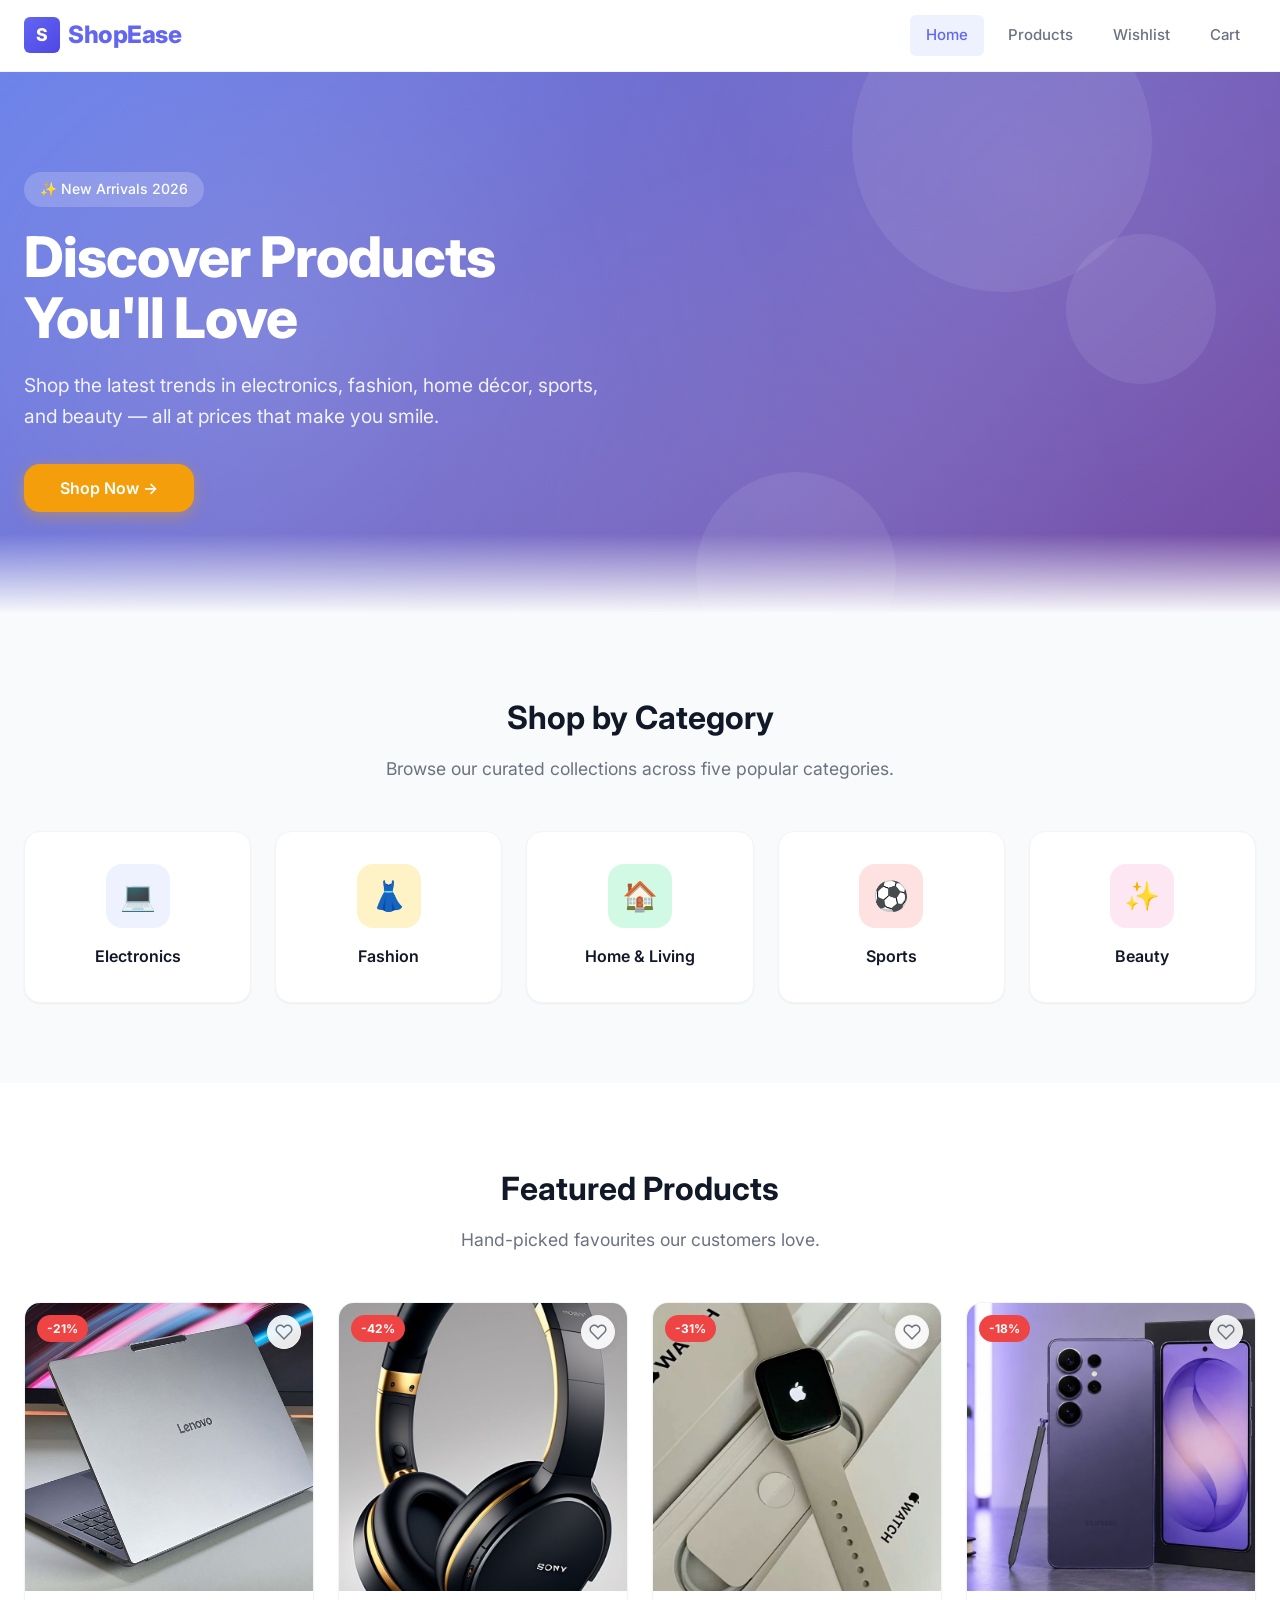
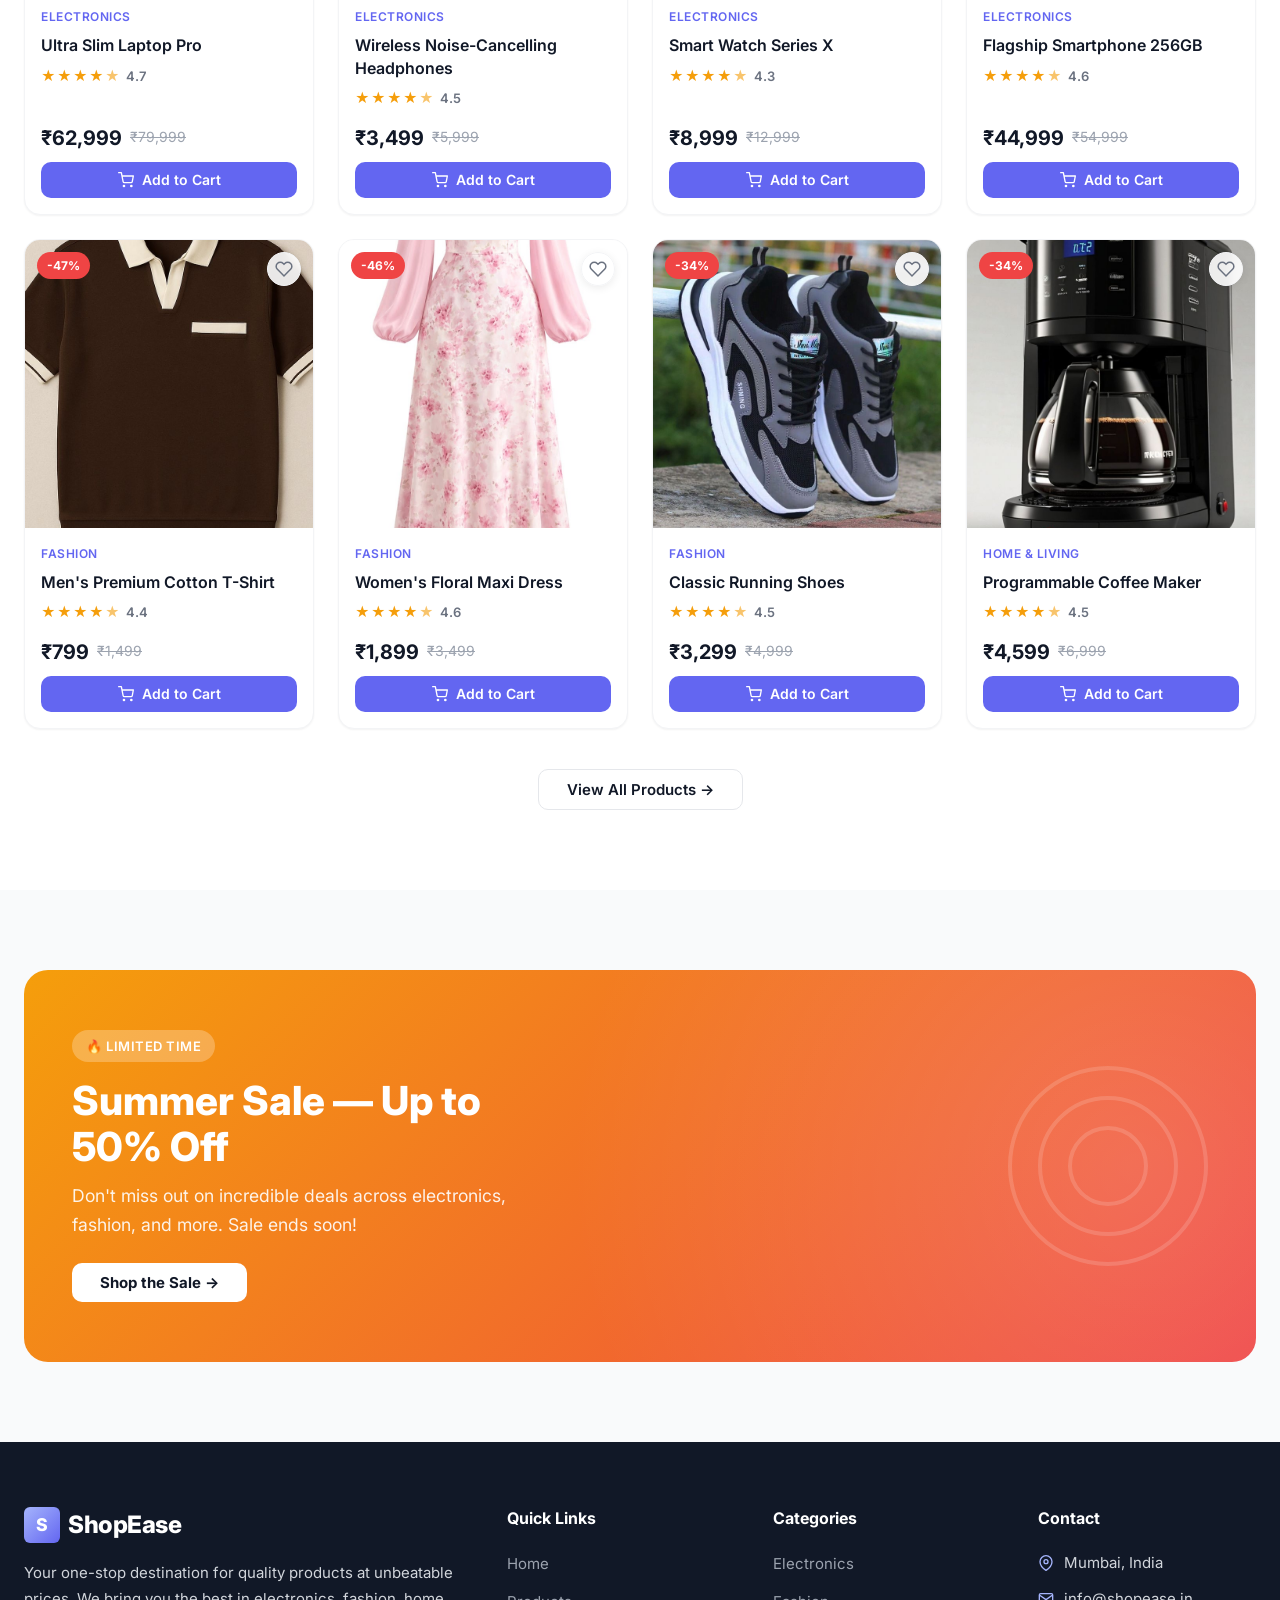
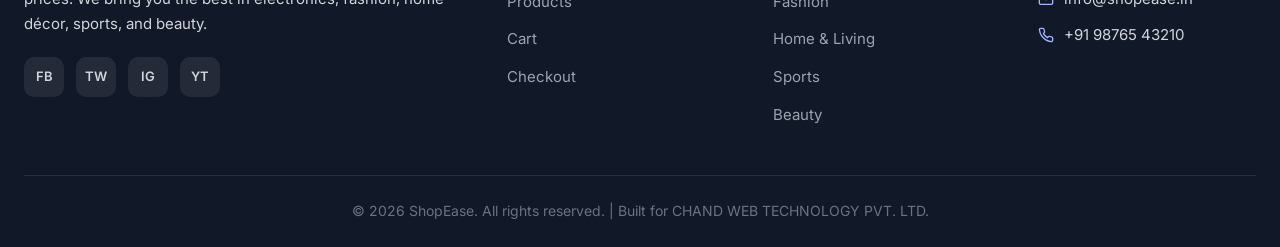
<file: Responsive E-Commerce Frontend/ShopEase/index.html>
<!DOCTYPE html>
<html lang="en">
<head>
  <meta charset="UTF-8" />
  <meta name="viewport" content="width=device-width, initial-scale=1.0" />
  <meta name="description" content="ShopEase - Discover trending electronics, fashion, home essentials, sports gear, and beauty products at unbeatable prices. Shop now!" />
  <title>ShopEase - Responsive E-Commerce Store</title>

  <link rel="stylesheet" href="css/style.css" />
  <link rel="stylesheet" href="css/responsive.css" />

  
  <link rel="icon" href="data:image/svg+xml,<svg xmlns='http://www.w3.org/2000/svg' viewBox='0 0 36 36'><rect fill='%236366f1' width='36' height='36' rx='8'/><text x='50%25' y='55%25' font-size='20' fill='white' text-anchor='middle' dominant-baseline='middle' font-family='sans-serif' font-weight='bold'>S</text></svg>" />
</head>
<body>

  <header class="header">
    <div class="container">
      <a href="index.html" class="logo" aria-label="ShopEase Home">
        <span class="logo-icon">S</span>
        ShopEase
      </a>

      <nav id="navLinks" class="nav-links" aria-label="Main Navigation">
        <a href="index.html" class="active">Home</a>
        <a href="products.html">Products</a>
        <a href="wishlist.html" class="nav-cart" title="Wishlist">
          Wishlist
          <span class="wishlist-count" style="display: none;">0</span>
        </a>
        <a href="cart.html" class="nav-cart" title="Cart">
          Cart
          <span class="cart-count" aria-label="Cart items">0</span>
        </a>
      </nav>

      <div id="hamburger" class="hamburger" aria-label="Toggle menu" role="button" tabindex="0">
        <span></span>
        <span></span>
        <span></span>
      </div>
    </div>
  </header>

  <main>

    <section class="hero">
      <div class="container">
        <div class="hero-content">
          <span class="hero-tag">✨ New Arrivals 2026</span>
          <h1>Discover Products You'll Love</h1>
          <p>Shop the latest trends in electronics, fashion, home décor, sports, and beauty — all at prices that make you smile.</p>
          <a href="products.html" class="btn btn-accent">Shop Now →</a>
        </div>
      </div>
      <div class="hero-shape hero-shape-1"></div>
      <div class="hero-shape hero-shape-2"></div>
      <div class="hero-shape hero-shape-3"></div>
    </section>

    <section class="section" id="categories">
      <div class="container">
        <div class="section-header">
          <h2>Shop by Category</h2>
          <p>Browse our curated collections across five popular categories.</p>
        </div>
        <div class="categories-grid">
          <a href="products.html?category=Electronics" class="category-card cat-electronics">
            <div class="category-icon">💻</div>
            <h3>Electronics</h3>
          </a>
          <a href="products.html?category=Fashion" class="category-card cat-fashion">
            <div class="category-icon">👗</div>
            <h3>Fashion</h3>
          </a>
          <a href="products.html?category=Home%20%26%20Living" class="category-card cat-home">
            <div class="category-icon">🏠</div>
            <h3>Home &amp; Living</h3>
          </a>
          <a href="products.html?category=Sports" class="category-card cat-sports">
            <div class="category-icon">⚽</div>
            <h3>Sports</h3>
          </a>
          <a href="products.html?category=Beauty" class="category-card cat-beauty">
            <div class="category-icon">✨</div>
            <h3>Beauty</h3>
          </a>
        </div>
      </div>
    </section>

    <section class="section" style="background: var(--surface);">
      <div class="container">
        <div class="section-header">
          <h2>Featured Products</h2>
          <p>Hand-picked favourites our customers love.</p>
        </div>
        <div class="products-grid" id="featuredGrid">
        </div>
        <div style="text-align: center; margin-top: 40px;">
          <a href="products.html" class="btn btn-secondary">View All Products →</a>
        </div>
      </div>
    </section>

    <section class="section">
      <div class="container">
        <div class="promo-banner">
          <div class="promo-content">
            <span class="promo-tag">🔥 Limited Time</span>
            <h2>Summer Sale — Up to 50% Off</h2>
            <p>Don't miss out on incredible deals across electronics, fashion, and more. Sale ends soon!</p>
            <a href="products.html" class="btn">Shop the Sale →</a>
          </div>
          <div class="promo-shapes" aria-hidden="true">
            <div class="circle circle-1"></div>
            <div class="circle circle-2"></div>
            <div class="circle circle-3"></div>
          </div>
        </div>
      </div>
    </section>

  </main>

  <footer class="footer">
    <div class="container">
      <div class="footer-grid">

        <div class="footer-about">
          <a href="index.html" class="logo">
            <span class="logo-icon">S</span>
            ShopEase
          </a>
          <p>Your one-stop destination for quality products at unbeatable prices. We bring you the best in electronics, fashion, home décor, sports, and beauty.</p>
          <div class="footer-social">
            <a href="#" class="social-link" aria-label="Facebook">FB</a>
            <a href="#" class="social-link" aria-label="Twitter">TW</a>
            <a href="#" class="social-link" aria-label="Instagram">IG</a>
            <a href="#" class="social-link" aria-label="YouTube">YT</a>
          </div>
        </div>
        <div class="footer-column">
          <h4>Quick Links</h4>
          <ul>
            <li><a href="index.html">Home</a></li>
            <li><a href="products.html">Products</a></li>
            <li><a href="cart.html">Cart</a></li>
            <li><a href="checkout.html">Checkout</a></li>
          </ul>
        </div>

        <div class="footer-column">
          <h4>Categories</h4>
          <ul>
            <li><a href="products.html?category=Electronics">Electronics</a></li>
            <li><a href="products.html?category=Fashion">Fashion</a></li>
            <li><a href="products.html?category=Home%20%26%20Living">Home &amp; Living</a></li>
            <li><a href="products.html?category=Sports">Sports</a></li>
            <li><a href="products.html?category=Beauty">Beauty</a></li>
          </ul>
        </div>

        <div class="footer-column">
          <h4>Contact</h4>
          <ul class="footer-contact">
            <li>
              <svg width="16" height="16" viewBox="0 0 24 24" fill="none" stroke="currentColor" stroke-width="2"><path d="M21 10c0 7-9 13-9 13s-9-6-9-13a9 9 0 0 1 18 0z"/><circle cx="12" cy="10" r="3"/></svg>
              Mumbai, India
            </li>
            <li>
              <svg width="16" height="16" viewBox="0 0 24 24" fill="none" stroke="currentColor" stroke-width="2"><path d="M4 4h16c1.1 0 2 .9 2 2v12c0 1.1-.9 2-2 2H4c-1.1 0-2-.9-2-2V6c0-1.1.9-2 2-2z"/><polyline points="22,6 12,13 2,6"/></svg>
              info@shopease.in
            </li>
            <li>
              <svg width="16" height="16" viewBox="0 0 24 24" fill="none" stroke="currentColor" stroke-width="2"><path d="M22 16.92v3a2 2 0 0 1-2.18 2 19.79 19.79 0 0 1-8.63-3.07 19.5 19.5 0 0 1-6-6 19.79 19.79 0 0 1-3.07-8.67A2 2 0 0 1 4.11 2h3a2 2 0 0 1 2 1.72c.127.96.361 1.903.7 2.81a2 2 0 0 1-.45 2.11L8.09 9.91a16 16 0 0 0 6 6l1.27-1.27a2 2 0 0 1 2.11-.45c.907.339 1.85.573 2.81.7A2 2 0 0 1 22 16.92z"/></svg>
              +91 98765 43210
            </li>
          </ul>
        </div>

      </div>
      <div class="footer-bottom">
        <p>&copy; 2026 ShopEase. All rights reserved. | Built for CHAND WEB TECHNOLOGY PVT. LTD.</p>
      </div>
    </div>
  </footer>

  <script src="js/data.js"></script>
  <script src="js/main.js"></script>
  <script>
    document.addEventListener('DOMContentLoaded', function () {
      const grid = document.getElementById('featuredGrid');
      if (!grid) return;
      const featured = products.filter(function (p) { return p.featured; }).slice(0, 8);
      grid.innerHTML = featured.map(function (p) { return createProductCard(p); }).join('');
    });
  </script>

</body>
</html>
</file>
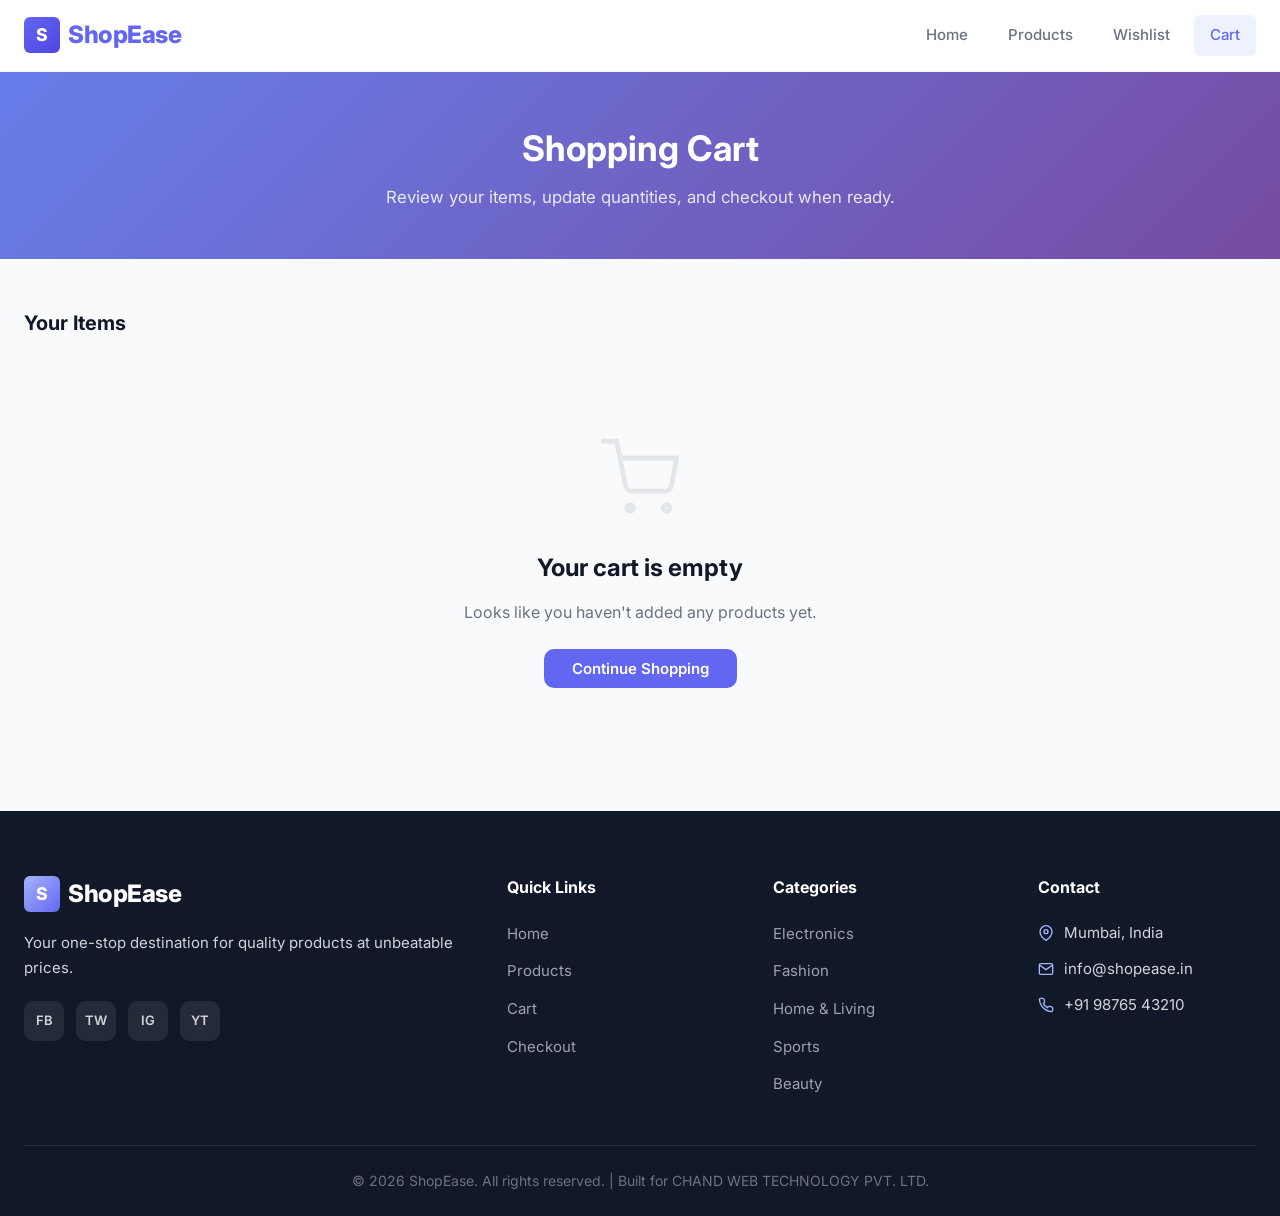
<file: Responsive E-Commerce Frontend/ShopEase/cart.html>
<!DOCTYPE html>
<html lang="en">
<head>
  <meta charset="UTF-8" />
  <meta name="viewport" content="width=device-width, initial-scale=1.0" />
  <meta name="description" content="Review your shopping cart, adjust quantities, and proceed to checkout at ShopEase." />
  <title>Shopping Cart - ShopEase</title>

  <!-- Stylesheets -->
  <link rel="stylesheet" href="css/style.css" />
  <link rel="stylesheet" href="css/cart.css" />
  <link rel="stylesheet" href="css/responsive.css" />

  <!-- Favicon -->
  <link rel="icon" href="data:image/svg+xml,<svg xmlns='http://www.w3.org/2000/svg' viewBox='0 0 36 36'><rect fill='%236366f1' width='36' height='36' rx='8'/><text x='50%25' y='55%25' font-size='20' fill='white' text-anchor='middle' dominant-baseline='middle' font-family='sans-serif' font-weight='bold'>S</text></svg>" />
</head>
<body>

  <!-- ==================== HEADER ==================== -->
  <header class="header">
    <div class="container">
      <a href="index.html" class="logo" aria-label="ShopEase Home">
        <span class="logo-icon">S</span>
        ShopEase
      </a>

      <nav id="navLinks" class="nav-links" aria-label="Main Navigation">
        <a href="index.html">Home</a>
        <a href="products.html">Products</a>
        <a href="wishlist.html" class="nav-cart" title="Wishlist">
          Wishlist
          <span class="wishlist-count" style="display: none;">0</span>
        </a>
        <a href="cart.html" class="nav-cart active" title="Cart">
          Cart
          <span class="cart-count" aria-label="Cart items">0</span>
        </a>
      </nav>

      <div id="hamburger" class="hamburger" aria-label="Toggle menu" role="button" tabindex="0">
        <span></span>
        <span></span>
        <span></span>
      </div>
    </div>
  </header>

  <!-- ==================== MAIN ==================== -->
  <main>

    <!-- Page Header -->
    <section class="page-header">
      <div class="container">
        <h1>Shopping Cart</h1>
        <p>Review your items, update quantities, and checkout when ready.</p>
      </div>
    </section>

    <!-- Cart Content -->
    <section class="cart-page">
      <div class="container">
        <div class="cart-layout">

          <!-- Cart Items -->
          <div class="cart-items-wrapper">
            <h2>Your Items <span id="cartItemCount"></span></h2>
            <div id="cartItems">
              <!-- Populated by cart.js -->
            </div>
          </div>

          <!-- Cart Summary -->
          <aside id="cartSummary" class="cart-summary">
            <h2>Order Summary</h2>
            <div class="summary-row">
              <span>Subtotal</span>
              <span id="subtotal">₹0</span>
            </div>
            <div class="summary-row discount">
              <span>Discount</span>
              <span id="discount">₹0</span>
            </div>
            <div class="summary-row delivery">
              <span>Delivery</span>
              <span id="delivery">FREE</span>
            </div>
            <div class="summary-divider"></div>
            <div class="summary-row total">
              <span>Grand Total</span>
              <span id="grandTotal">₹0</span>
            </div>

            <div class="summary-actions">
              <a href="checkout.html" class="btn btn-primary">Proceed to Checkout</a>
              <a href="products.html" class="btn btn-secondary">Continue Shopping</a>
            </div>

            <div class="free-delivery-note">
              <svg width="16" height="16" viewBox="0 0 24 24" fill="none" stroke="currentColor" stroke-width="2"><path d="M22 11.08V12a10 10 0 1 1-5.93-9.14"/><polyline points="22 4 12 14.01 9 11.01"/></svg>
              Free delivery on orders above ₹999
            </div>
          </aside>

        </div>

        <!-- Empty Cart State (hidden by default) -->
        <div id="emptyCart" class="empty-cart" style="display: none;">
          <!-- Populated by cart.js -->
        </div>

      </div>
    </section>

  </main>

  <!-- ==================== FOOTER ==================== -->
  <footer class="footer">
    <div class="container">
      <div class="footer-grid">
        <div class="footer-about">
          <a href="index.html" class="logo">
            <span class="logo-icon">S</span>
            ShopEase
          </a>
          <p>Your one-stop destination for quality products at unbeatable prices.</p>
          <div class="footer-social">
            <a href="#" class="social-link" aria-label="Facebook">FB</a>
            <a href="#" class="social-link" aria-label="Twitter">TW</a>
            <a href="#" class="social-link" aria-label="Instagram">IG</a>
            <a href="#" class="social-link" aria-label="YouTube">YT</a>
          </div>
        </div>
        <div class="footer-column">
          <h4>Quick Links</h4>
          <ul>
            <li><a href="index.html">Home</a></li>
            <li><a href="products.html">Products</a></li>
            <li><a href="cart.html">Cart</a></li>
            <li><a href="checkout.html">Checkout</a></li>
          </ul>
        </div>
        <div class="footer-column">
          <h4>Categories</h4>
          <ul>
            <li><a href="products.html?category=Electronics">Electronics</a></li>
            <li><a href="products.html?category=Fashion">Fashion</a></li>
            <li><a href="products.html?category=Home%20%26%20Living">Home &amp; Living</a></li>
            <li><a href="products.html?category=Sports">Sports</a></li>
            <li><a href="products.html?category=Beauty">Beauty</a></li>
          </ul>
        </div>
        <div class="footer-column">
          <h4>Contact</h4>
          <ul class="footer-contact">
            <li>
              <svg width="16" height="16" viewBox="0 0 24 24" fill="none" stroke="currentColor" stroke-width="2"><path d="M21 10c0 7-9 13-9 13s-9-6-9-13a9 9 0 0 1 18 0z"/><circle cx="12" cy="10" r="3"/></svg>
              Mumbai, India
            </li>
            <li>
              <svg width="16" height="16" viewBox="0 0 24 24" fill="none" stroke="currentColor" stroke-width="2"><path d="M4 4h16c1.1 0 2 .9 2 2v12c0 1.1-.9 2-2 2H4c-1.1 0-2-.9-2-2V6c0-1.1.9-2 2-2z"/><polyline points="22,6 12,13 2,6"/></svg>
              info@shopease.in
            </li>
            <li>
              <svg width="16" height="16" viewBox="0 0 24 24" fill="none" stroke="currentColor" stroke-width="2"><path d="M22 16.92v3a2 2 0 0 1-2.18 2 19.79 19.79 0 0 1-8.63-3.07 19.5 19.5 0 0 1-6-6 19.79 19.79 0 0 1-3.07-8.67A2 2 0 0 1 4.11 2h3a2 2 0 0 1 2 1.72c.127.96.361 1.903.7 2.81a2 2 0 0 1-.45 2.11L8.09 9.91a16 16 0 0 0 6 6l1.27-1.27a2 2 0 0 1 2.11-.45c.907.339 1.85.573 2.81.7A2 2 0 0 1 22 16.92z"/></svg>
              +91 98765 43210
            </li>
          </ul>
        </div>
      </div>
      <div class="footer-bottom">
        <p>&copy; 2026 ShopEase. All rights reserved. | Built for CHAND WEB TECHNOLOGY PVT. LTD.</p>
      </div>
    </div>
  </footer>

  <!-- ==================== SCRIPTS ==================== -->
  <script src="js/data.js"></script>
  <script src="js/main.js"></script>
  <script src="js/cart.js"></script>

</body>
</html>
</file>
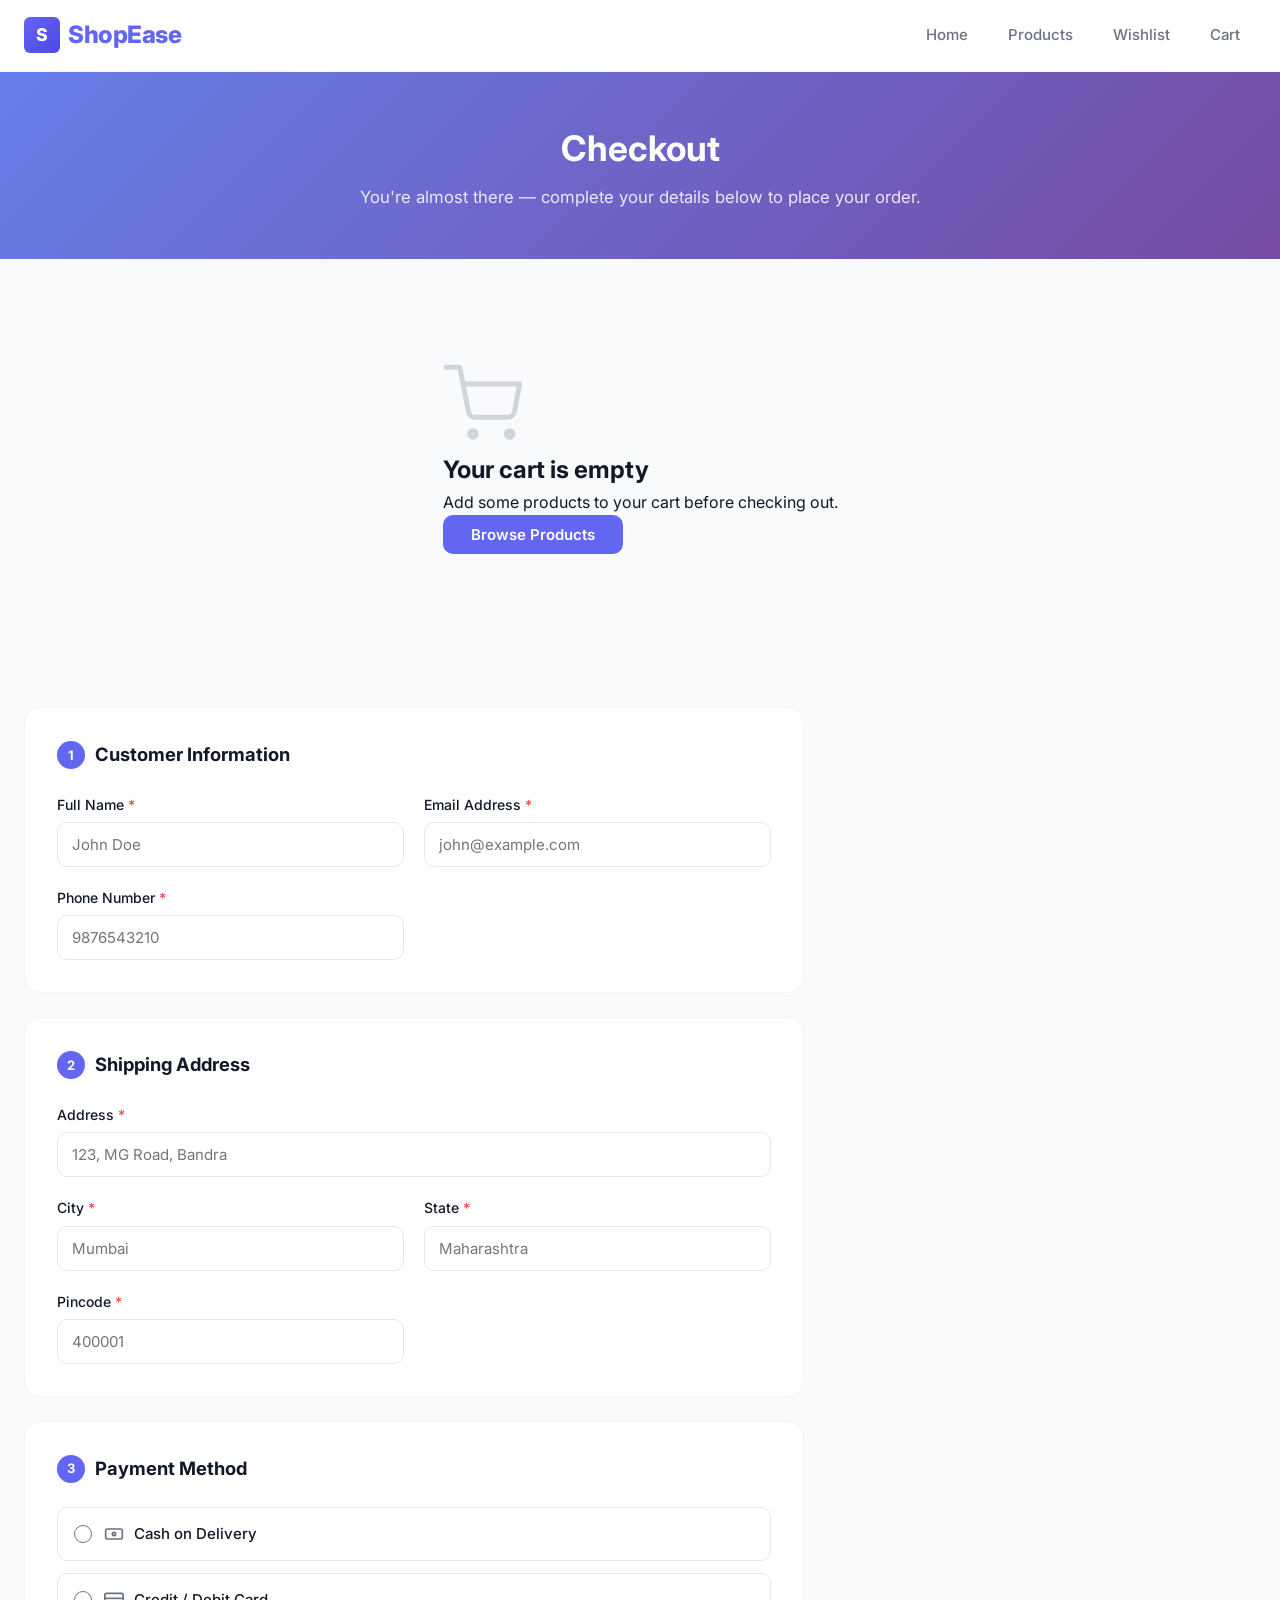
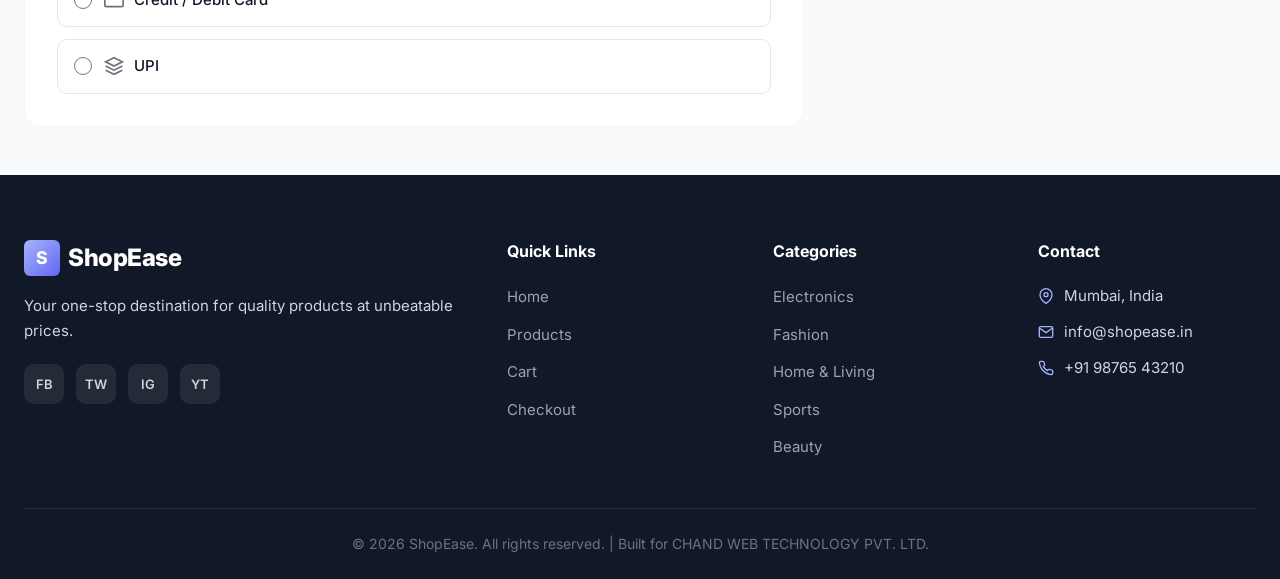
<file: Responsive E-Commerce Frontend/ShopEase/checkout.html>
<!DOCTYPE html>
<html lang="en">
<head>
  <meta charset="UTF-8" />
  <meta name="viewport" content="width=device-width, initial-scale=1.0" />
  <meta name="description" content="Complete your purchase at ShopEase. Enter shipping details and choose your payment method." />
  <title>Checkout - ShopEase</title>

  <!-- Stylesheets -->
  <link rel="stylesheet" href="css/style.css" />
  <link rel="stylesheet" href="css/checkout.css" />
  <link rel="stylesheet" href="css/responsive.css" />

  <!-- Favicon -->
  <link rel="icon" href="data:image/svg+xml,<svg xmlns='http://www.w3.org/2000/svg' viewBox='0 0 36 36'><rect fill='%236366f1' width='36' height='36' rx='8'/><text x='50%25' y='55%25' font-size='20' fill='white' text-anchor='middle' dominant-baseline='middle' font-family='sans-serif' font-weight='bold'>S</text></svg>" />
</head>
<body>

  <!-- ==================== HEADER ==================== -->
  <header class="header">
    <div class="container">
      <a href="index.html" class="logo" aria-label="ShopEase Home">
        <span class="logo-icon">S</span>
        ShopEase
      </a>

      <nav id="navLinks" class="nav-links" aria-label="Main Navigation">
        <a href="index.html">Home</a>
        <a href="products.html">Products</a>
        <a href="wishlist.html" class="nav-cart" title="Wishlist">
          Wishlist
          <span class="wishlist-count" style="display: none;">0</span>
        </a>
        <a href="cart.html" class="nav-cart" title="Cart">
          Cart
          <span class="cart-count" aria-label="Cart items">0</span>
        </a>
      </nav>

      <div id="hamburger" class="hamburger" aria-label="Toggle menu" role="button" tabindex="0">
        <span></span>
        <span></span>
        <span></span>
      </div>
    </div>
  </header>

  <!-- ==================== MAIN ==================== -->
  <main>

    <!-- Page Header -->
    <section class="page-header">
      <div class="container">
        <h1>Checkout</h1>
        <p>You're almost there — complete your details below to place your order.</p>
      </div>
    </section>

    <!-- Empty Checkout State -->
    <div id="emptyCheckout" class="empty-checkout" style="display: none;">
      <!-- Populated by checkout.js -->
    </div>

    <!-- Checkout Content -->
    <section class="checkout-page">
      <div class="container">
        <form id="checkoutForm" class="checkout-layout" novalidate>

          <!-- LEFT: Customer & Shipping Form -->
          <div>
            <!-- Customer Information -->
            <div class="checkout-form-section" style="margin-bottom: 24px;">
              <h3 class="form-section-title">
                <span class="section-number">1</span>
                Customer Information
              </h3>
              <div class="form-grid">
                <div class="form-group">
                  <label for="fullName">Full Name <span class="required">*</span></label>
                  <input type="text" id="fullName" name="fullName" placeholder="John Doe" autocomplete="name" />
                </div>
                <div class="form-group">
                  <label for="email">Email Address <span class="required">*</span></label>
                  <input type="email" id="email" name="email" placeholder="john@example.com" autocomplete="email" />
                </div>
                <div class="form-group">
                  <label for="phone">Phone Number <span class="required">*</span></label>
                  <input type="tel" id="phone" name="phone" placeholder="9876543210" maxlength="10" autocomplete="tel" />
                </div>
              </div>
            </div>

            <!-- Shipping Address -->
            <div class="checkout-form-section" style="margin-bottom: 24px;">
              <h3 class="form-section-title">
                <span class="section-number">2</span>
                Shipping Address
              </h3>
              <div class="form-grid">
                <div class="form-group full-width">
                  <label for="address">Address <span class="required">*</span></label>
                  <input type="text" id="address" name="address" placeholder="123, MG Road, Bandra" autocomplete="street-address" />
                </div>
                <div class="form-group">
                  <label for="city">City <span class="required">*</span></label>
                  <input type="text" id="city" name="city" placeholder="Mumbai" autocomplete="address-level2" />
                </div>
                <div class="form-group">
                  <label for="state">State <span class="required">*</span></label>
                  <input type="text" id="state" name="state" placeholder="Maharashtra" autocomplete="address-level1" />
                </div>
                <div class="form-group">
                  <label for="pincode">Pincode <span class="required">*</span></label>
                  <input type="text" id="pincode" name="pincode" placeholder="400001" maxlength="6" autocomplete="postal-code" />
                </div>
              </div>
            </div>

            <!-- Payment Method -->
            <div class="checkout-form-section payment-section">
              <h3 class="form-section-title">
                <span class="section-number">3</span>
                Payment Method
              </h3>
              <div class="payment-options" id="paymentGroup">
                <div class="payment-option">
                  <input type="radio" id="cod" name="payment" value="cod" />
                  <label for="cod">
                    <svg class="payment-icon" width="20" height="20" viewBox="0 0 24 24" fill="none" stroke="currentColor" stroke-width="2"><rect x="2" y="6" width="20" height="12" rx="2"/><circle cx="12" cy="12" r="2"/><path d="M6 12h.01M18 12h.01"/></svg>
                    Cash on Delivery
                  </label>
                </div>
                <div class="payment-option">
                  <input type="radio" id="card" name="payment" value="card" />
                  <label for="card">
                    <svg class="payment-icon" width="20" height="20" viewBox="0 0 24 24" fill="none" stroke="currentColor" stroke-width="2"><rect x="1" y="4" width="22" height="16" rx="2" ry="2"/><line x1="1" y1="10" x2="23" y2="10"/></svg>
                    Credit / Debit Card
                  </label>
                </div>
                <div class="payment-option">
                  <input type="radio" id="upi" name="payment" value="upi" />
                  <label for="upi">
                    <svg class="payment-icon" width="20" height="20" viewBox="0 0 24 24" fill="none" stroke="currentColor" stroke-width="2"><path d="M12 2L2 7l10 5 10-5-10-5z"/><path d="M2 17l10 5 10-5"/><path d="M2 12l10 5 10-5"/></svg>
                    UPI
                  </label>
                </div>
              </div>
            </div>
          </div>

          <!-- RIGHT: Order Summary -->
          <aside class="checkout-summary" id="checkoutContent">
            <h2>Order Summary</h2>

            <div class="order-items-list" id="orderItems">
              <!-- Populated by checkout.js -->
            </div>

            <div class="summary-divider"></div>

            <div class="summary-row">
              <span>Subtotal</span>
              <span id="orderSubtotal">₹0</span>
            </div>
            <div class="summary-row">
              <span>Delivery</span>
              <span id="orderDelivery">FREE</span>
            </div>
            <div class="summary-divider"></div>
            <div class="summary-row total">
              <span>Total</span>
              <span id="orderTotal">₹0</span>
            </div>

            <button type="submit" class="btn btn-primary">
              <svg width="18" height="18" viewBox="0 0 24 24" fill="none" stroke="currentColor" stroke-width="2" stroke-linecap="round" stroke-linejoin="round"><rect x="3" y="11" width="18" height="11" rx="2" ry="2"/><path d="M7 11V7a5 5 0 0 1 10 0v4"/></svg>
              Place Order
            </button>
          </aside>

        </form>
      </div>
    </section>

  </main>

  <!-- ==================== ORDER SUCCESS MODAL ==================== -->
  <div id="orderSuccessModal" class="order-success-modal" role="dialog" aria-labelledby="successTitle">
    <div class="success-modal-content">
      <div class="success-icon">
        <svg width="40" height="40" viewBox="0 0 24 24" fill="none" stroke="currentColor" stroke-width="2.5" stroke-linecap="round" stroke-linejoin="round"><path d="M20 6 9 17l-5-5"/></svg>
      </div>
      <h2 id="successTitle">Order Placed Successfully! 🎉</h2>
      <p>Thank you for shopping with ShopEase.</p>
      <p>Your order ID is:</p>
      <div class="order-id" id="orderIdDisplay">ORD-2026-00000</div>
      <div>
        <a href="index.html" class="btn btn-primary">Back to Home</a>
        <a href="products.html" class="btn btn-secondary">Continue Shopping</a>
      </div>
    </div>
  </div>

  <!-- ==================== FOOTER ==================== -->
  <footer class="footer">
    <div class="container">
      <div class="footer-grid">
        <div class="footer-about">
          <a href="index.html" class="logo">
            <span class="logo-icon">S</span>
            ShopEase
          </a>
          <p>Your one-stop destination for quality products at unbeatable prices.</p>
          <div class="footer-social">
            <a href="#" class="social-link" aria-label="Facebook">FB</a>
            <a href="#" class="social-link" aria-label="Twitter">TW</a>
            <a href="#" class="social-link" aria-label="Instagram">IG</a>
            <a href="#" class="social-link" aria-label="YouTube">YT</a>
          </div>
        </div>
        <div class="footer-column">
          <h4>Quick Links</h4>
          <ul>
            <li><a href="index.html">Home</a></li>
            <li><a href="products.html">Products</a></li>
            <li><a href="cart.html">Cart</a></li>
            <li><a href="checkout.html">Checkout</a></li>
          </ul>
        </div>
        <div class="footer-column">
          <h4>Categories</h4>
          <ul>
            <li><a href="products.html?category=Electronics">Electronics</a></li>
            <li><a href="products.html?category=Fashion">Fashion</a></li>
            <li><a href="products.html?category=Home%20%26%20Living">Home &amp; Living</a></li>
            <li><a href="products.html?category=Sports">Sports</a></li>
            <li><a href="products.html?category=Beauty">Beauty</a></li>
          </ul>
        </div>
        <div class="footer-column">
          <h4>Contact</h4>
          <ul class="footer-contact">
            <li>
              <svg width="16" height="16" viewBox="0 0 24 24" fill="none" stroke="currentColor" stroke-width="2"><path d="M21 10c0 7-9 13-9 13s-9-6-9-13a9 9 0 0 1 18 0z"/><circle cx="12" cy="10" r="3"/></svg>
              Mumbai, India
            </li>
            <li>
              <svg width="16" height="16" viewBox="0 0 24 24" fill="none" stroke="currentColor" stroke-width="2"><path d="M4 4h16c1.1 0 2 .9 2 2v12c0 1.1-.9 2-2 2H4c-1.1 0-2-.9-2-2V6c0-1.1.9-2 2-2z"/><polyline points="22,6 12,13 2,6"/></svg>
              info@shopease.in
            </li>
            <li>
              <svg width="16" height="16" viewBox="0 0 24 24" fill="none" stroke="currentColor" stroke-width="2"><path d="M22 16.92v3a2 2 0 0 1-2.18 2 19.79 19.79 0 0 1-8.63-3.07 19.5 19.5 0 0 1-6-6 19.79 19.79 0 0 1-3.07-8.67A2 2 0 0 1 4.11 2h3a2 2 0 0 1 2 1.72c.127.96.361 1.903.7 2.81a2 2 0 0 1-.45 2.11L8.09 9.91a16 16 0 0 0 6 6l1.27-1.27a2 2 0 0 1 2.11-.45c.907.339 1.85.573 2.81.7A2 2 0 0 1 22 16.92z"/></svg>
              +91 98765 43210
            </li>
          </ul>
        </div>
      </div>
      <div class="footer-bottom">
        <p>&copy; 2026 ShopEase. All rights reserved. | Built for CHAND WEB TECHNOLOGY PVT. LTD.</p>
      </div>
    </div>
  </footer>

  <!-- ==================== SCRIPTS ==================== -->
  <script src="js/data.js"></script>
  <script src="js/main.js"></script>
  <script src="js/checkout.js"></script>

</body>
</html>
</file>
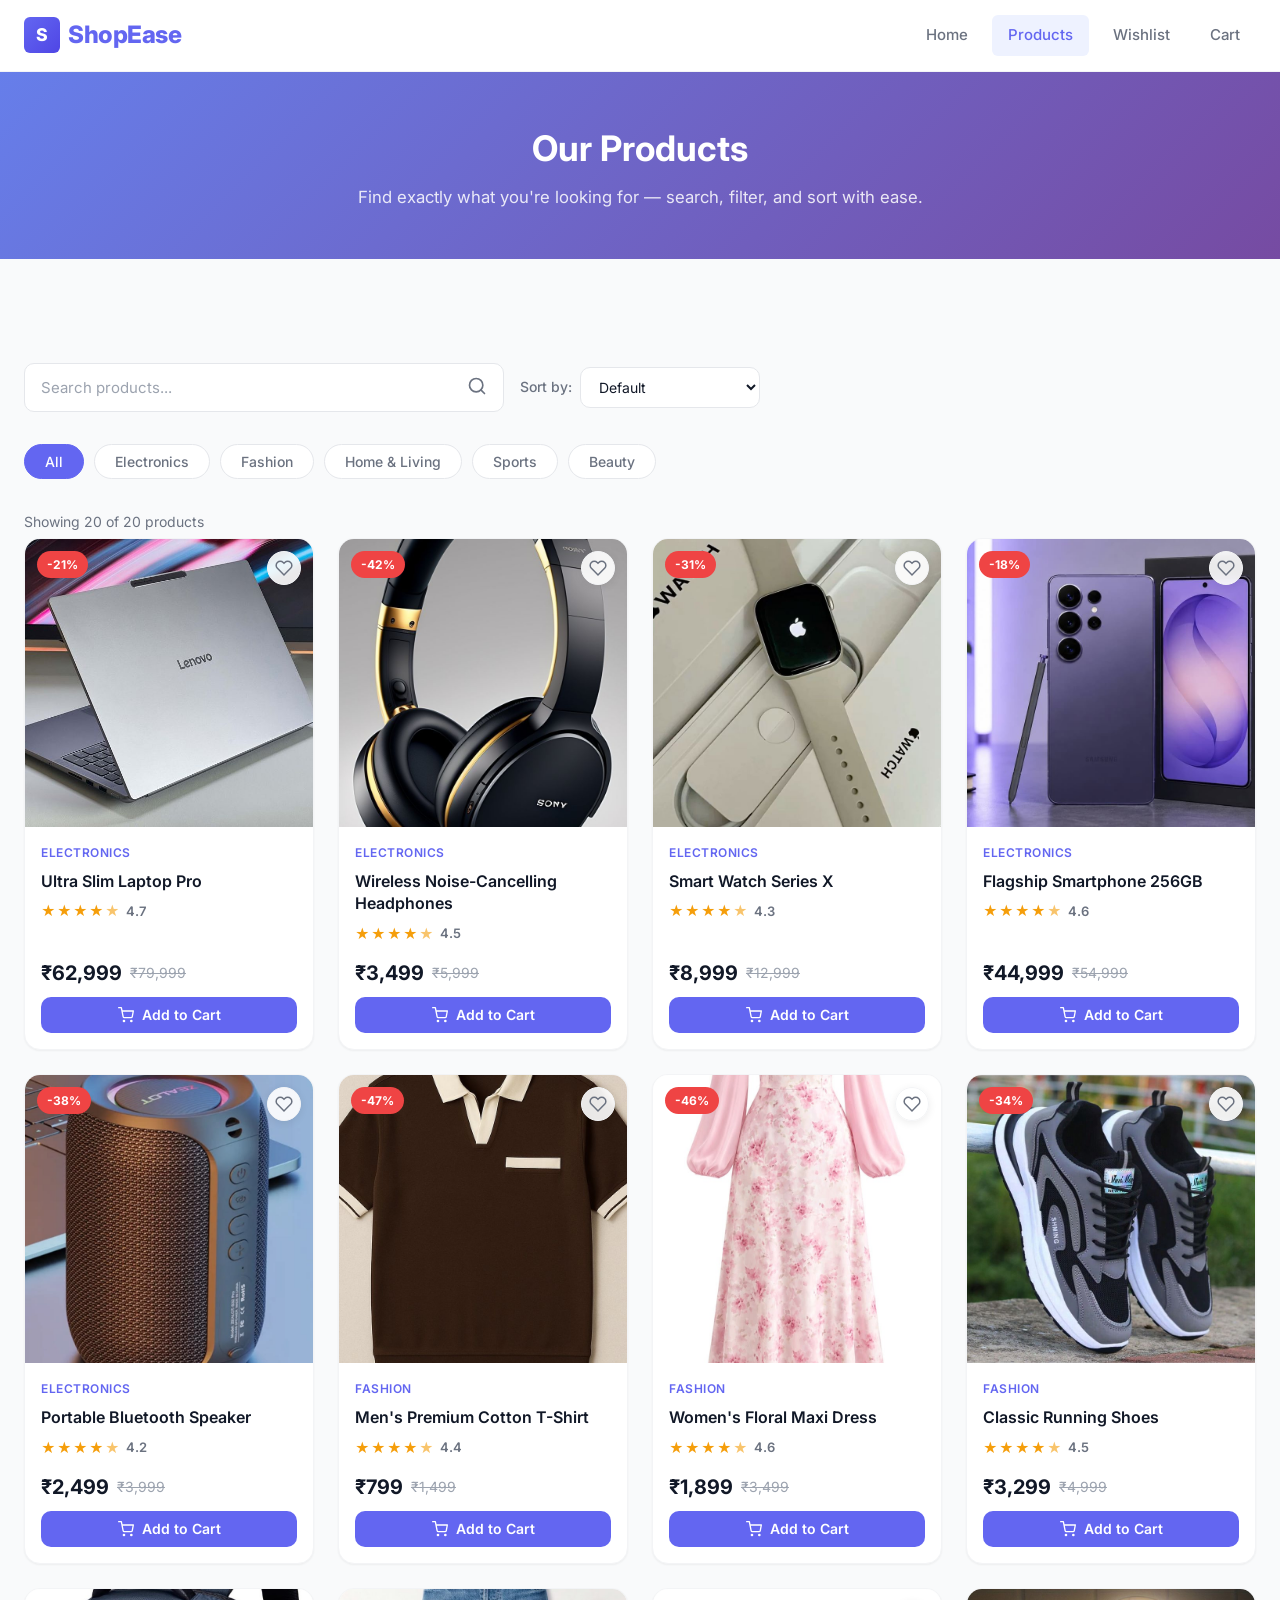
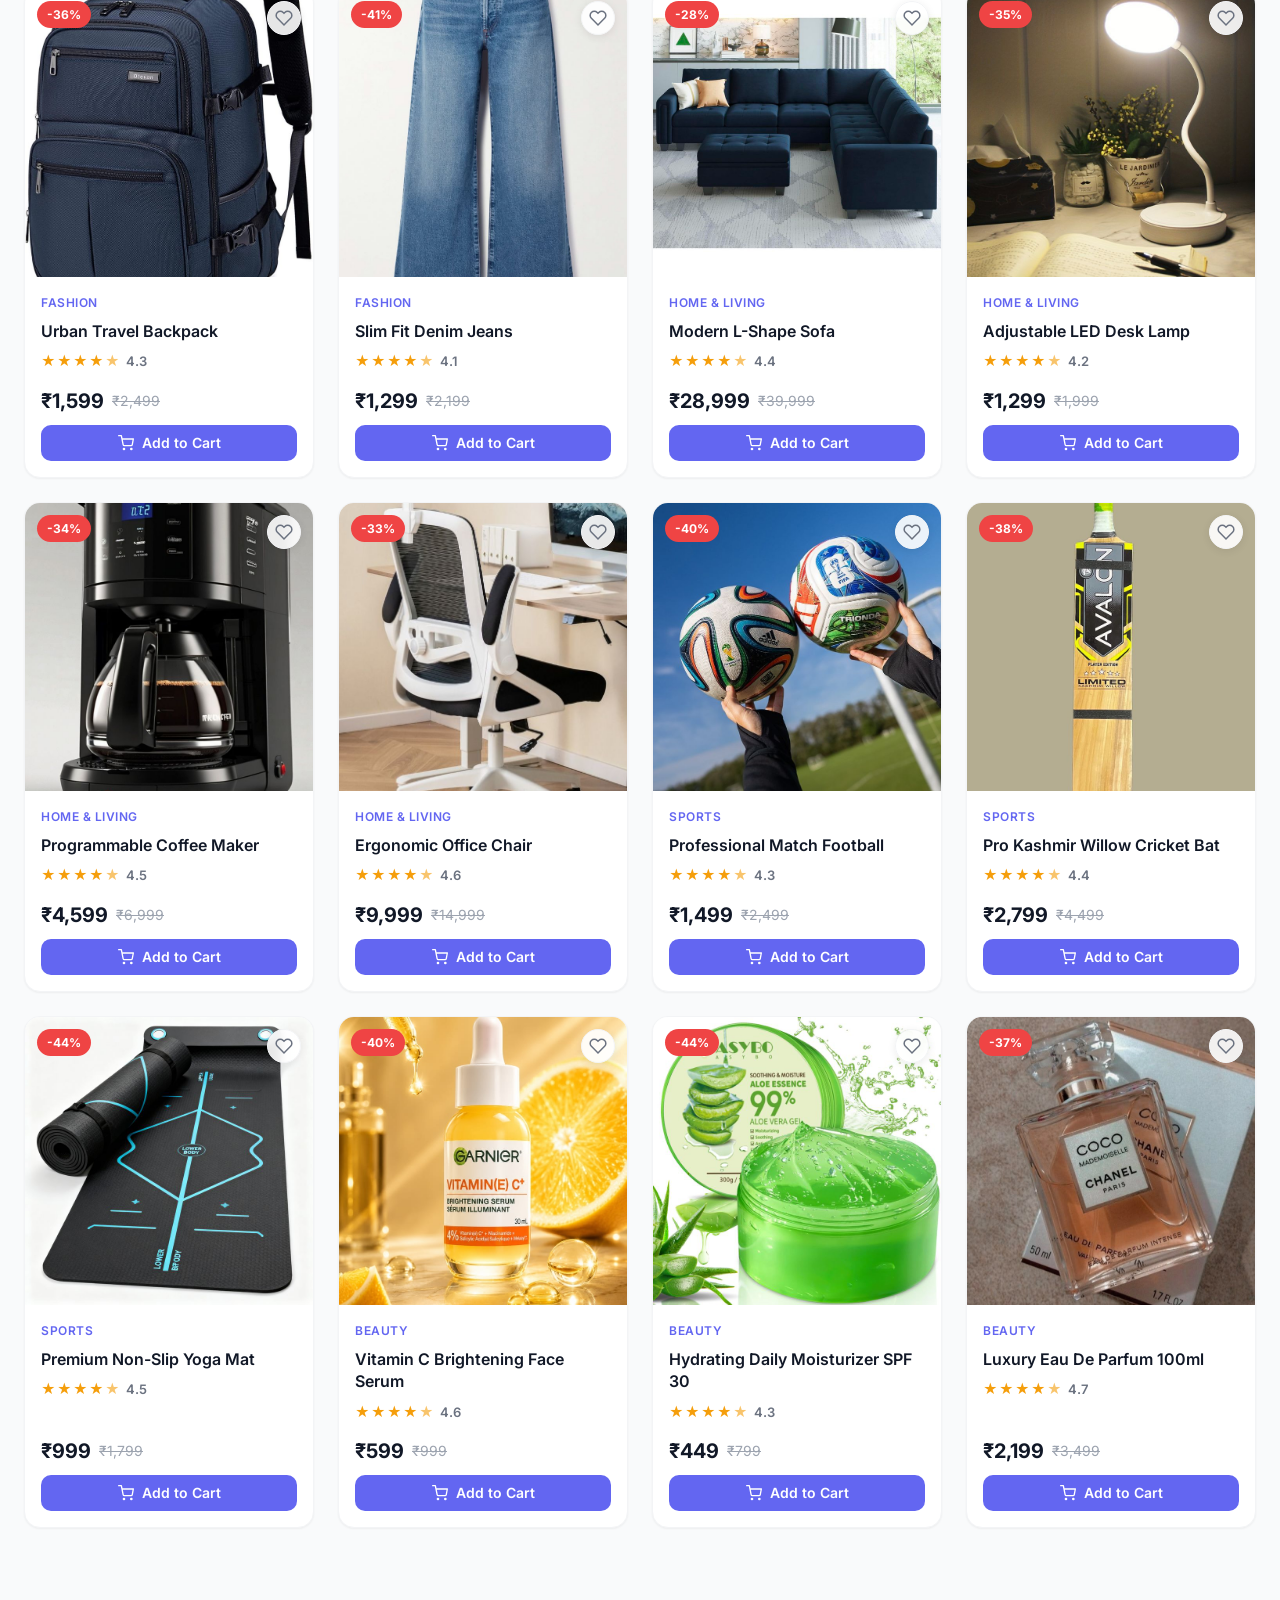
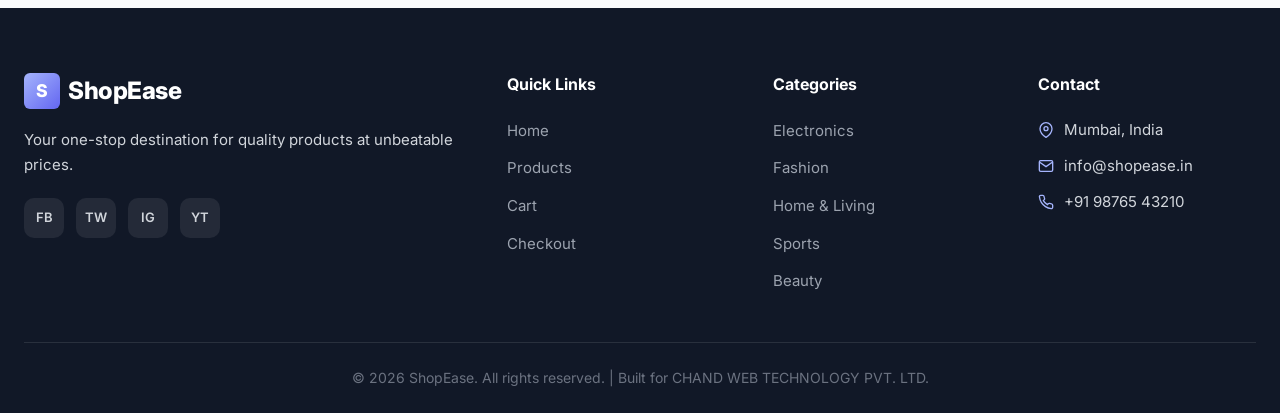
<file: Responsive E-Commerce Frontend/ShopEase/products.html>
<!DOCTYPE html>
<html lang="en">
<head>
  <meta charset="UTF-8" />
  <meta name="viewport" content="width=device-width, initial-scale=1.0" />
  <meta name="description" content="Browse all ShopEase products. Filter by category, search by name, and sort by price, rating, or name." />
  <title>Products - ShopEase</title>

  <!-- Stylesheets -->
  <link rel="stylesheet" href="css/style.css" />
  <link rel="stylesheet" href="css/products.css" />
  <link rel="stylesheet" href="css/responsive.css" />

  <!-- Favicon -->
  <link rel="icon" href="data:image/svg+xml,<svg xmlns='http://www.w3.org/2000/svg' viewBox='0 0 36 36'><rect fill='%236366f1' width='36' height='36' rx='8'/><text x='50%25' y='55%25' font-size='20' fill='white' text-anchor='middle' dominant-baseline='middle' font-family='sans-serif' font-weight='bold'>S</text></svg>" />
</head>
<body>

  <!-- ==================== HEADER ==================== -->
  <header class="header">
    <div class="container">
      <a href="index.html" class="logo" aria-label="ShopEase Home">
        <span class="logo-icon">S</span>
        ShopEase
      </a>

      <nav id="navLinks" class="nav-links" aria-label="Main Navigation">
        <a href="index.html">Home</a>
        <a href="products.html" class="active">Products</a>
        <a href="wishlist.html" class="nav-cart" title="Wishlist">
          Wishlist
          <span class="wishlist-count" style="display: none;">0</span>
        </a>
        <a href="cart.html" class="nav-cart" title="Cart">
          Cart
          <span class="cart-count" aria-label="Cart items">0</span>
        </a>
      </nav>

      <div id="hamburger" class="hamburger" aria-label="Toggle menu" role="button" tabindex="0">
        <span></span>
        <span></span>
        <span></span>
      </div>
    </div>
  </header>

  <!-- ==================== MAIN ==================== -->
  <main>

    <!-- Page Header -->
    <section class="page-header">
      <div class="container">
        <h1>Our Products</h1>
        <p>Find exactly what you're looking for — search, filter, and sort with ease.</p>
      </div>
    </section>

    <!-- Products Section -->
    <section class="section" id="categories">
      <div class="container">

        <!-- Toolbar: Search + Sort -->
        <div class="products-toolbar">
          <div class="search-wrapper">
            <input type="text" id="searchInput" placeholder="Search products..." aria-label="Search products" />
            <button id="searchBtn" type="button" aria-label="Search">
              <svg width="20" height="20" viewBox="0 0 24 24" fill="none" stroke="currentColor" stroke-width="2" stroke-linecap="round" stroke-linejoin="round"><circle cx="11" cy="11" r="8"/><line x1="21" y1="21" x2="16.65" y2="16.65"/></svg>
            </button>
          </div>

          <div class="sort-wrapper">
            <label for="sortSelect">Sort by:</label>
            <select id="sortSelect" aria-label="Sort products">
              <option value="default">Default</option>
              <option value="price-low">Price: Low to High</option>
              <option value="price-high">Price: High to Low</option>
              <option value="name-az">Name: A → Z</option>
              <option value="name-za">Name: Z → A</option>
              <option value="rating">Rating: Highest</option>
            </select>
          </div>
        </div>

        <!-- Category Filter Buttons -->
        <div class="filter-bar" role="group" aria-label="Filter by category">
          <button class="filter-btn active" data-category="All" type="button">All</button>
          <button class="filter-btn" data-category="Electronics" type="button">Electronics</button>
          <button class="filter-btn" data-category="Fashion" type="button">Fashion</button>
          <button class="filter-btn" data-category="Home & Living" type="button">Home &amp; Living</button>
          <button class="filter-btn" data-category="Sports" type="button">Sports</button>
          <button class="filter-btn" data-category="Beauty" type="button">Beauty</button>
        </div>

        <!-- Results Count -->
        <p class="results-info" id="resultsCount"></p>

        <!-- Product Grid -->
        <div id="productGrid">
          <!-- Populated by products.js -->
        </div>

      </div>
    </section>

  </main>

  <!-- ==================== FOOTER ==================== -->
  <footer class="footer">
    <div class="container">
      <div class="footer-grid">
        <div class="footer-about">
          <a href="index.html" class="logo">
            <span class="logo-icon">S</span>
            ShopEase
          </a>
          <p>Your one-stop destination for quality products at unbeatable prices.</p>
          <div class="footer-social">
            <a href="#" class="social-link" aria-label="Facebook">FB</a>
            <a href="#" class="social-link" aria-label="Twitter">TW</a>
            <a href="#" class="social-link" aria-label="Instagram">IG</a>
            <a href="#" class="social-link" aria-label="YouTube">YT</a>
          </div>
        </div>
        <div class="footer-column">
          <h4>Quick Links</h4>
          <ul>
            <li><a href="index.html">Home</a></li>
            <li><a href="products.html">Products</a></li>
            <li><a href="cart.html">Cart</a></li>
            <li><a href="checkout.html">Checkout</a></li>
          </ul>
        </div>
        <div class="footer-column">
          <h4>Categories</h4>
          <ul>
            <li><a href="products.html?category=Electronics">Electronics</a></li>
            <li><a href="products.html?category=Fashion">Fashion</a></li>
            <li><a href="products.html?category=Home%20%26%20Living">Home &amp; Living</a></li>
            <li><a href="products.html?category=Sports">Sports</a></li>
            <li><a href="products.html?category=Beauty">Beauty</a></li>
          </ul>
        </div>
        <div class="footer-column">
          <h4>Contact</h4>
          <ul class="footer-contact">
            <li>
              <svg width="16" height="16" viewBox="0 0 24 24" fill="none" stroke="currentColor" stroke-width="2"><path d="M21 10c0 7-9 13-9 13s-9-6-9-13a9 9 0 0 1 18 0z"/><circle cx="12" cy="10" r="3"/></svg>
              Mumbai, India
            </li>
            <li>
              <svg width="16" height="16" viewBox="0 0 24 24" fill="none" stroke="currentColor" stroke-width="2"><path d="M4 4h16c1.1 0 2 .9 2 2v12c0 1.1-.9 2-2 2H4c-1.1 0-2-.9-2-2V6c0-1.1.9-2 2-2z"/><polyline points="22,6 12,13 2,6"/></svg>
              info@shopease.in
            </li>
            <li>
              <svg width="16" height="16" viewBox="0 0 24 24" fill="none" stroke="currentColor" stroke-width="2"><path d="M22 16.92v3a2 2 0 0 1-2.18 2 19.79 19.79 0 0 1-8.63-3.07 19.5 19.5 0 0 1-6-6 19.79 19.79 0 0 1-3.07-8.67A2 2 0 0 1 4.11 2h3a2 2 0 0 1 2 1.72c.127.96.361 1.903.7 2.81a2 2 0 0 1-.45 2.11L8.09 9.91a16 16 0 0 0 6 6l1.27-1.27a2 2 0 0 1 2.11-.45c.907.339 1.85.573 2.81.7A2 2 0 0 1 22 16.92z"/></svg>
              +91 98765 43210
            </li>
          </ul>
        </div>
      </div>
      <div class="footer-bottom">
        <p>&copy; 2026 ShopEase. All rights reserved. | Built for CHAND WEB TECHNOLOGY PVT. LTD.</p>
      </div>
    </div>
  </footer>

  <!-- ==================== SCRIPTS ==================== -->
  <script src="js/data.js"></script>
  <script src="js/main.js"></script>
  <script src="js/products.js"></script>

</body>
</html>
</file>
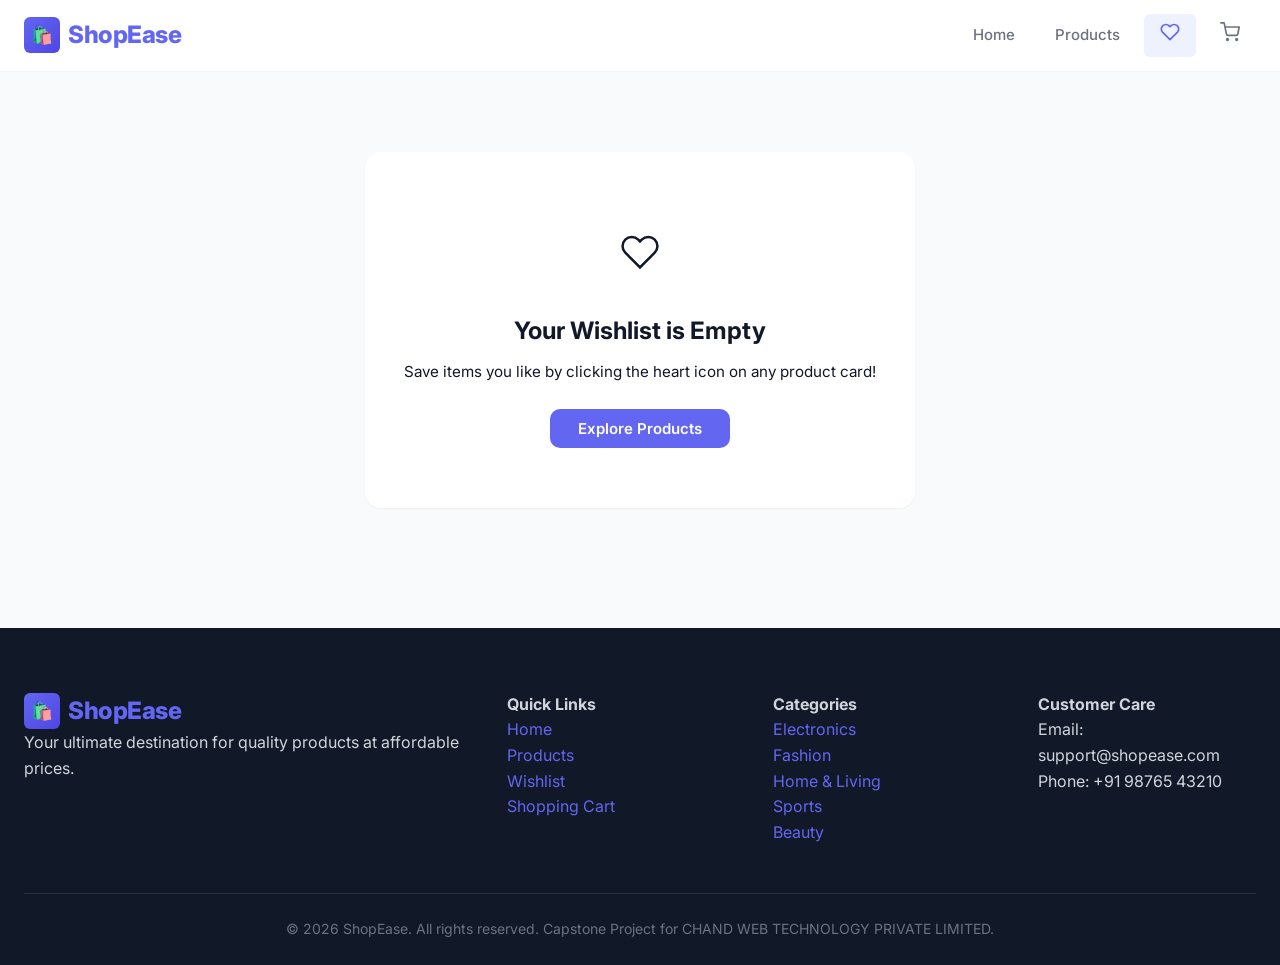
<file: Responsive E-Commerce Frontend/ShopEase/wishlist.html>
<!DOCTYPE html>
<html lang="en">
<head>
  <meta charset="UTF-8">
  <meta name="viewport" content="width=device-width, initial-scale=1.0">
  <title>My Wishlist - ShopEase</title>
  <meta name="description" content="View your wishlisted items and add them directly to your shopping cart.">
  <link rel="preconnect" href="https://fonts.googleapis.com">
  <link rel="preconnect" href="https://fonts.gstatic.com" crossorigin>
  <link href="https://fonts.googleapis.com/css2?family=Inter:wght@400;500;600;700;800&display=swap" rel="stylesheet">
  <link rel="stylesheet" href="css/style.css">
  <link rel="stylesheet" href="css/wishlist.css">
  <link rel="stylesheet" href="css/responsive.css">
</head>
<body>

  <!-- HEADER / NAVBAR -->
  <header class="header">
    <div class="container">
      <a href="index.html" class="logo">
        <span class="logo-icon">🛍️</span>
        <span>ShopEase</span>
      </a>

      <nav class="nav-links" id="navLinks">
        <a href="index.html">Home</a>
        <a href="products.html">Products</a>
        <a href="wishlist.html" class="active nav-cart" title="Wishlist" aria-label="Wishlist">
          <svg width="20" height="20" viewBox="0 0 24 24" fill="none" stroke="currentColor" stroke-width="2" stroke-linecap="round" stroke-linejoin="round"><path d="M20.84 4.61a5.5 5.5 0 0 0-7.78 0L12 5.67l-1.06-1.06a5.5 5.5 0 0 0-7.78 7.78l1.06 1.06L12 21.23l7.78-7.78 1.06-1.06a5.5 5.5 0 0 0 0-7.78z"/></svg>
          <span class="wishlist-count" style="display: none;">0</span>
        </a>
        <a href="cart.html" class="nav-cart" title="Shopping Cart" aria-label="Shopping Cart">
          <svg width="20" height="20" viewBox="0 0 24 24" fill="none" stroke="currentColor" stroke-width="2" stroke-linecap="round" stroke-linejoin="round"><circle cx="9" cy="21" r="1"/><circle cx="20" cy="21" r="1"/><path d="M1 1h4l2.68 13.39a2 2 0 0 0 2 1.61h9.72a2 2 0 0 0 2-1.61L23 6H6"/></svg>
          <span class="cart-count" style="display: none;">0</span>
        </a>
      </nav>

      <button class="hamburger" id="hamburger" aria-label="Toggle Navigation Menu">
        <span></span>
        <span></span>
        <span></span>
      </button>
    </div>
  </header>

  <!-- MAIN CONTENT -->
  <main>
    <section class="wishlist-section">
      <div class="container">
        
        <!-- HEADER BAR -->
        <div class="wishlist-header-bar" id="wishlistActions">
          <div class="wishlist-title-group">
            <h1>My Wishlist ❤️</h1>
            <p>You have <span id="wishlistTotalCount">0</span> items saved in your wishlist</p>
          </div>
          <button class="wishlist-btn-all" onclick="addAllWishlistToCart()">
            <svg width="18" height="18" viewBox="0 0 24 24" fill="none" stroke="currentColor" stroke-width="2"><circle cx="9" cy="21" r="1"/><circle cx="20" cy="21" r="1"/><path d="M1 1h4l2.68 13.39a2 2 0 0 0 2 1.61h9.72a2 2 0 0 0 2-1.61L23 6H6"/></svg>
            Add All to Cart
          </button>
        </div>

        <!-- WISHLIST GRID -->
        <div class="wishlist-grid" id="wishlistGrid">
          <!-- Rendered dynamically via js/wishlist.js -->
        </div>

        <!-- EMPTY WISHLIST STATE -->
        <div class="wishlist-empty-state" id="wishlistEmpty" style="display: none;">
          <div class="wishlist-empty-icon">
            <svg width="40" height="40" viewBox="0 0 24 24" fill="none" stroke="currentColor" stroke-width="1.5"><path d="M20.84 4.61a5.5 5.5 0 0 0-7.78 0L12 5.67l-1.06-1.06a5.5 5.5 0 0 0-7.78 7.78l1.06 1.06L12 21.23l7.78-7.78 1.06-1.06a5.5 5.5 0 0 0 0-7.78z"/></svg>
          </div>
          <h2>Your Wishlist is Empty</h2>
          <p>Save items you like by clicking the heart icon on any product card!</p>
          <a href="products.html" class="btn btn-primary">Explore Products</a>
        </div>

      </div>
    </section>
  </main>

  <!-- FOOTER -->
  <footer class="footer">
    <div class="container">
      <div class="footer-grid">
        <div class="footer-col">
          <a href="index.html" class="logo footer-logo">
            <span class="logo-icon">🛍️</span>
            <span>ShopEase</span>
          </a>
          <p class="footer-desc">Your ultimate destination for quality products at affordable prices.</p>
        </div>
        <div class="footer-col">
          <h4>Quick Links</h4>
          <ul>
            <li><a href="index.html">Home</a></li>
            <li><a href="products.html">Products</a></li>
            <li><a href="wishlist.html">Wishlist</a></li>
            <li><a href="cart.html">Shopping Cart</a></li>
          </ul>
        </div>
        <div class="footer-col">
          <h4>Categories</h4>
          <ul>
            <li><a href="products.html?category=Electronics">Electronics</a></li>
            <li><a href="products.html?category=Fashion">Fashion</a></li>
            <li><a href="products.html?category=Home%20%26%20Living">Home & Living</a></li>
            <li><a href="products.html?category=Sports">Sports</a></li>
            <li><a href="products.html?category=Beauty">Beauty</a></li>
          </ul>
        </div>
        <div class="footer-col">
          <h4>Customer Care</h4>
          <p>Email: support@shopease.com</p>
          <p>Phone: +91 98765 43210</p>
        </div>
      </div>
      <div class="footer-bottom">
        <p>&copy; 2026 ShopEase. All rights reserved. Capstone Project for CHAND WEB TECHNOLOGY PRIVATE LIMITED.</p>
      </div>
    </div>
  </footer>

  <!-- JAVASCRIPT FILES -->
  <script src="js/data.js"></script>
  <script src="js/main.js"></script>
  <script src="js/wishlist.js"></script>
</body>
</html>
</file>
<file: Interactive Task Manager/style.css>
*{
    margin:0;
    padding:0;
    box-sizing:border-box;
    font-family:'Poppins',sans-serif;
}

body{
    min-height:100vh;
    display:flex;
    justify-content:center;
    align-items:center;
    padding:20px;
    background:linear-gradient(135deg,#eef2ff,#dbeafe);
}

.container{
    width:100%;
    max-width:760px;
    background:#fff;
    border-radius:18px;
    padding:30px;
    box-shadow:0 15px 40px rgba(0,0,0,.12);
}

h1{
    text-align:center;
    margin-bottom:25px;
    color:#1e293b;
    font-size:34px;
}

/* Inputs */

input{
    width:100%;
    padding:14px;
    border:1px solid #d1d5db;
    border-radius:12px;
    font-size:15px;
    outline:none;
    transition:.3s;
}

input:focus{
    border-color:#3b82f6;
    box-shadow:0 0 10px rgba(59,130,246,.2);
}

/* Search */

#searchInput{
    margin-bottom:18px;
}

/* Add Task */

.task-input{
    display:grid;
    grid-template-columns:1fr 180px 110px;
    gap:12px;
    margin-bottom:25px;
}

#addBtn{
    border:none;
    border-radius:12px;
    background:linear-gradient(135deg,#2563eb,#1d4ed8);
    color:white;
    cursor:pointer;
    font-size:15px;
    transition:.3s;
}

#addBtn:hover{
    transform:translateY(-2px);
    box-shadow:0 10px 20px rgba(37,99,235,.3);
}

/* Statistics */

.stats{
    display:flex;
    gap:15px;
    margin-bottom:25px;
}

.stat-card{
    flex:1;
    background:white;
    border-radius:15px;
    padding:18px;
    text-align:center;
    box-shadow:0 8px 18px rgba(0,0,0,.08);
    transition:.3s;
}

.stat-card:hover{
    transform:translateY(-4px);
}

.stat-card .icon{
    font-size:28px;
}

.stat-card h2{
    margin:8px 0;
    color:#111827;
}

.stat-card p{
    color:#64748b;
    font-size:14px;
}

.total{
    border-top:5px solid #3b82f6;
}

.completed{
    border-top:5px solid #22c55e;
}

.pending{
    border-top:5px solid #f59e0b;
}

/* Empty */

#emptyMessage{
    text-align:center;
    color:#777;
    margin:25px 0;
}

/* Task List */

ul{
    list-style:none;
}

li{
    background:white;
    border-left:6px solid #f59e0b;
    border-radius:14px;
    margin-bottom:18px;
    padding:18px;
    display:flex;
    justify-content:space-between;
    align-items:center;
    box-shadow:0 8px 18px rgba(0,0,0,.08);
    transition:.3s;
}

li:hover{
    transform:translateY(-3px);
}

.completed{
    border-left-color:#22c55e;
}

/* Task Details */

.task-info h4{
    font-size:18px;
    color:#1f2937;
    margin-bottom:6px;
}

.completed .task-info h4{
    text-decoration:line-through;
    color:#6b7280;
}

.task-info small{
    color:#6b7280;
}

/* Buttons */

.actions{
    display:flex;
    gap:10px;
}

.actions button{
    width:42px;
    height:42px;
    border:none;
    border-radius:50%;
    cursor:pointer;
    color:white;
    font-size:18px;
    transition:.3s;
}

.actions button:hover{
    transform:scale(1.1);
}

.complete-btn{
    background:#22c55e;
}

.edit-btn{
    background:#f59e0b;
}

.delete-btn{
    background:#ef4444;
}

/* Responsive */

@media(max-width:768px){

.task-input{
grid-template-columns:1fr;
}

.stats{
flex-direction:column;
}

li{
flex-direction:column;
align-items:flex-start;
gap:15px;
}

.actions{
width:100%;
justify-content:flex-end;
}

}

@media(max-width:480px){

.container{
padding:20px;
}

h1{
font-size:26px;
}

.actions{
justify-content:center;
}

}
</file>
<file: Responsive Personal Portfolio Website/css/style.css>
*{
    margin:0;
    padding:0;
    box-sizing:border-box;
}

html{
    scroll-behavior:smooth;
}

body{
    font-family:'Poppins',sans-serif;
    background:#0f172a;
    color:#fff;
    line-height:1.6;
}

img{
    width:100%;
    display:block;
}

a{
    text-decoration:none;
    color:white;
}

ul{
    list-style:none;
}

section{
    padding:90px 10%;
}

.section-title{
    text-align:center;
    font-size:2.4rem;
    margin-bottom:50px;
    color:#8b5cf6;
}


.header{
    position:fixed;
    top:0;
    width:100%;
    background:rgba(15,23,42,.9);
    backdrop-filter:blur(12px);
    z-index:1000;
}

.navbar{

    display:flex;
    justify-content:space-between;
    align-items:center;

    width:90%;
    margin:auto;

    padding:20px 0;

}

.logo{

    font-size:1.8rem;
    color:#8b5cf6;

}

.nav-links{

    display:flex;
    gap:35px;

}

.nav-links a{

    transition:.3s;

}

.nav-links a:hover{

    color:#8b5cf6;

}



#menu-toggle{
    display:none;
}

.hamburger{
    display:none;
    font-size:2rem;
    cursor:pointer;
    color:white;
}



.hero{

    min-height:100vh;

    display:flex;
    align-items:center;

}

.hero-content{

    display:flex;
    justify-content:space-between;
    align-items:center;
    gap:60px;

}

.hero-text{

    flex:1;

}

.hero-text h1{

    font-size:3.3rem;

}
 .hero-text h1 span{

    color:#8b5cf6;
 }

.hero-text h3{

    margin:15px 0;
    color:#94a3b8;

}

.hero-text p{

    margin-bottom:35px;

}

.hero-image{

    flex:1;
    display:flex;
    justify-content:center;

}

.hero-image img{

    width:330px;
    height:330px;
    object-fit:cover;

    border-radius:50%;

    border:5px solid #8b5cf6;

    box-shadow:0 0 35px rgba(139,92,246,.45);

}

.btn{

    display:inline-block;

    padding:14px 34px;

    background:linear-gradient(90deg,#8b5cf6,#3b82f6);

    border-radius:40px;

    transition:.4s;

    font-weight:600;

}

.btn:hover{

    transform:translateY(-4px);

    box-shadow:0 15px 30px rgba(59,130,246,.35);

}


.about-container{

    display:grid;

    grid-template-columns:repeat(auto-fit,minmax(250px,1fr));

    gap:30px;

}

.card{

    background:rgba(255,255,255,.05);

    border:1px solid rgba(255,255,255,.08);

    padding:30px;

    border-radius:18px;

    transition:.4s;

}

.card:hover{

    transform:translateY(-8px);

    box-shadow:0 15px 35px rgba(0,0,0,.3);

}


.skills-grid{

    display:grid;

    grid-template-columns:repeat(auto-fit,minmax(180px,1fr));

    gap:25px;

}

.skill-card{

    padding:25px;

    text-align:center;

    border-radius:15px;

    background:rgba(255,255,255,.05);

    border:1px solid rgba(255,255,255,.08);

    transition:.4s;

    font-weight:600;

}

.skill-card:hover{

    background:#8b5cf6;

    transform:translateY(-8px);

}


.projects-grid{

    display:grid;

    grid-template-columns:repeat(auto-fit,minmax(320px,1fr));

    gap:30px;

}

.project-card{

    background:rgba(255,255,255,.05);

    border-radius:18px;

    overflow:hidden;

    transition:.4s;

}

.project-card:hover{

    transform:translateY(-10px);

}

.project-card img{

    height:220px;

    object-fit:cover;

    transition:.4s ease;

}

.project-card:hover img{

    transform:scale(1.05);

}

.project-card h3{

    padding:20px 20px 10px;

}

.project-card p{

    padding:0 20px 15px;

}

.project-card span{

    display:block;

    padding:0 20px 25px;

    color:#8b5cf6;

    font-weight:600;

}


#resume{

    text-align:center;

}

.resume-text{

    max-width:650px;

    margin:0 auto 30px;

}



.contact-container{

    max-width:700px;

    margin:auto;

}

form{

    display:flex;

    flex-direction:column;

    gap:20px;

}

input,
textarea{

    padding:16px;

    background:rgba(255,255,255,.05);

    border:1px solid rgba(255,255,255,.08);

    color:white;

    border-radius:12px;

    outline:none;

}

textarea{

    resize:none;

}

button{

    border:none;

    cursor:pointer;

    color:white;

}

.social-links{

    display:flex;

    justify-content:center;

    gap:25px;

    margin-top:35px;

}

.social-links a{

    width:55px;
    height:55px;

    border-radius:50%;

    background:rgba(255,255,255,.08);

    display:flex;

    justify-content:center;
    align-items:center;

    font-size:22px;

    transition:.4s;

}

.social-links a:hover{

    background:linear-gradient(135deg,#8b5cf6,#3b82f6);

    transform:translateY(-8px);

    box-shadow:0 10px 30px rgba(139,92,246,.4);

}



footer{

    text-align:center;

    padding:30px;

    background:#020617;

}



@media(max-width:992px){

.hero-content{

flex-direction:column-reverse;

text-align:center;

}

.hero-image img{

width:280px;
height:280px;

}

.navbar{

flex-direction:column;

gap:20px;

}

}

@media(max-width:768px){

.navbar{
    position:relative;
}

.hamburger{
    display:block;
}

.nav-links{

    position:absolute;

    top:75px;
    left:0;

    width:100%;

    background:#111827;

    flex-direction:column;

    align-items:center;

    display:none;

    padding:20px 0;

}

#menu-toggle:checked~.nav-links{

    display:flex;

}

.hero-text h1{

    font-size:2.2rem;

}

.section-title{

    font-size:2rem;

}

section{

    padding:80px 6%;

}

}

@media(max-width:480px){

.hero-text h1{

font-size:2rem;

}

.hero-image img{

width:220px;
height:220px;

}

.btn{

padding:12px 24px;

}

.project-card img{

height:180px;

}

}

.thank-you {
    text-align: center;
    font-size: 1.2rem;
    margin: 20px;
    color: #8b5cf6;
}
</file>
<file: Responsive Product Landing Page/style.css>
@import url('https://fonts.googleapis.com/css2?family=Inter:wght@300;400;500;600&family=Playfair+Display:ital,wght@0,400;0,600;0,700;1,400&display=swap');

:root {
  /* Typography */
  --font-body: 'Inter', system-ui, -apple-system, sans-serif;
  --font-heading: 'Playfair Display', Georgia, serif;
  
  /* Colors - Light Theme */
  --primary: #3730a3;
  --primary-light: #4f46e5;
  --secondary: #7c3aed;
  --accent: #f59e0b;
  --accent-hover: #d97706;
  
  --bg-color: #fafafa;
  --bg-alt: #f3f4f6;
  --surface: #ffffff;
  --surface-glass: rgba(255, 255, 255, 0.75);
  --border-color: rgba(0, 0, 0, 0.08);
  --border-focus: rgba(55, 48, 163, 0.5);
  
  --text-main: #111827;
  --text-muted: #4b5563;
  --text-light: #9ca3af;
  
  /* Layout & Shadows */
  --shadow-sm: 0 1px 2px rgba(0,0,0,0.05);
  --shadow-md: 0 4px 6px -1px rgba(0,0,0,0.1), 0 2px 4px -1px rgba(0,0,0,0.06);
  --shadow-lg: 0 10px 15px -3px rgba(0,0,0,0.1), 0 4px 6px -2px rgba(0,0,0,0.05);
  --shadow-xl: 0 20px 25px -5px rgba(0,0,0,0.1), 0 10px 10px -5px rgba(0,0,0,0.04);
  --shadow-2xl: 0 25px 50px -12px rgba(0,0,0,0.25);
  --shadow-glow: 0 0 20px rgba(124, 58, 237, 0.3);
  
  --radius-sm: 8px;
  --radius-md: 12px;
  --radius-lg: 24px;
  --radius-full: 9999px;
  
  --transition: all 0.3s cubic-bezier(0.4, 0, 0.2, 1);
  --transition-slow: all 0.5s cubic-bezier(0.4, 0, 0.2, 1);
  --nav-height: 80px;
}

[data-theme="dark"] {
  /* Colors - Dark Theme */
  --primary: #4f46e5;
  --primary-light: #6366f1;
  --secondary: #8b5cf6;
  
  --bg-color: #0f0f1a;
  --bg-alt: #161625;
  --surface: #1e1e2e;
  --surface-glass: rgba(30, 30, 46, 0.75);
  --border-color: rgba(255, 255, 255, 0.1);
  --border-focus: rgba(99, 102, 241, 0.5);
  
  --text-main: #f9fafb;
  --text-muted: #d1d5db;
  --text-light: #9ca3af;
  
  --shadow-sm: 0 1px 2px rgba(0,0,0,0.3);
  --shadow-md: 0 4px 6px -1px rgba(0,0,0,0.4);
  --shadow-lg: 0 10px 15px -3px rgba(0,0,0,0.5);
  --shadow-xl: 0 20px 25px -5px rgba(0,0,0,0.6);
  --shadow-glow: 0 0 20px rgba(139, 92, 246, 0.2);
}

/* ================= Reset & Base ================= */
*, *::before, *::after {
  box-sizing: border-box;
  margin: 0;
  padding: 0;
}

html {
  scroll-behavior: smooth;
  scroll-padding-top: var(--nav-height);
}

body {
  font-family: var(--font-body);
  background-color: var(--bg-color);
  color: var(--text-main);
  line-height: 1.6;
  transition: background-color 0.3s ease, color 0.3s ease;
  overflow-x: hidden;
}

h1, h2, h3, h4, h5, h6 {
  font-family: var(--font-heading);
  font-weight: 700;
  line-height: 1.2;
  color: var(--text-main);
}

a {
  text-decoration: none;
  color: inherit;
  transition: var(--transition);
}

button {
  background: none;
  border: none;
  cursor: pointer;
  font-family: inherit;
  color: inherit;
}

ul {
  list-style: none;
}

img, svg {
  max-width: 100%;
  display: block;
}

.container {
  max-width: 1280px;
  margin: 0 auto;
  padding: 0 2rem;
}

.section-padding {
  padding: 6rem 0;
}

.text-center {
  text-align: center;
}

/* ================= Utilities ================= */
.glass-panel {
  background: var(--surface-glass);
  backdrop-filter: blur(16px);
  -webkit-backdrop-filter: blur(16px);
  border: 1px solid var(--border-color);
  box-shadow: var(--shadow-md);
  border-radius: var(--radius-lg);
}

.btn {
  display: inline-flex;
  align-items: center;
  justify-content: center;
  padding: 0.75rem 1.5rem;
  border-radius: var(--radius-full);
  font-weight: 500;
  font-size: 1rem;
  transition: var(--transition);
  gap: 0.5rem;
}

.btn-primary {
  background: linear-gradient(135deg, var(--primary), var(--secondary));
  color: white;
  box-shadow: 0 4px 15px rgba(55, 48, 163, 0.3);
}

.btn-primary:hover {
  transform: translateY(-2px);
  box-shadow: 0 6px 20px rgba(55, 48, 163, 0.4);
}

.btn-outline {
  background: transparent;
  color: var(--text-main);
  border: 2px solid var(--border-color);
}

.btn-outline:hover {
  border-color: var(--primary);
  color: var(--primary);
}

.btn-block {
  width: 100%;
}

.icon-btn {
  display: flex;
  align-items: center;
  justify-content: center;
  width: 40px;
  height: 40px;
  border-radius: 50%;
  transition: var(--transition);
  position: relative;
}

.icon-btn:hover {
  background-color: var(--border-color);
}

.badge {
  position: absolute;
  top: -2px;
  right: -2px;
  background-color: var(--accent);
  color: white;
  font-size: 0.7rem;
  font-weight: bold;
  width: 18px;
  height: 18px;
  border-radius: 50%;
  display: flex;
  align-items: center;
  justify-content: center;
}

.section-header {
  margin-bottom: 3rem;
  text-align: center;
}

.section-header .subtitle {
  color: var(--primary);
  font-weight: 600;
  text-transform: uppercase;
  letter-spacing: 2px;
  font-size: 0.875rem;
  display: block;
  margin-bottom: 0.5rem;
}

.section-header h2 {
  font-size: 2.5rem;
  margin-bottom: 1rem;
}

.header-line {
  width: 60px;
  height: 4px;
  background: linear-gradient(90deg, var(--primary), var(--secondary));
  margin: 0 auto;
  border-radius: var(--radius-full);
}

/* ================= Loader ================= */
.loader-overlay {
  position: fixed;
  inset: 0;
  background-color: var(--bg-color);
  z-index: 9999;
  display: flex;
  align-items: center;
  justify-content: center;
  transition: opacity 0.5s ease, visibility 0.5s ease;
}

.loader-overlay.hidden {
  opacity: 0;
  visibility: hidden;
}

.loader-content {
  text-align: center;
}

.spinner {
  width: 50px;
  height: 50px;
  border: 3px solid var(--border-color);
  border-top-color: var(--primary);
  border-radius: 50%;
  animation: spin 1s linear infinite;
  margin: 0 auto 1.5rem;
}

.loader-brand {
  font-size: 2rem;
  background: linear-gradient(135deg, var(--primary), var(--secondary));
  background-clip: text;
  -webkit-background-clip: text;
  -webkit-text-fill-color: transparent;
  animation: pulse 2s infinite ease-in-out;
}

@keyframes spin { 100% { transform: rotate(360deg); } }
@keyframes pulse {
  0%, 100% { opacity: 1; }
  50% { opacity: 0.5; }
}

/* ================= Navbar ================= */
.navbar {
  position: fixed;
  top: 0;
  left: 0;
  width: 100%;
  height: var(--nav-height);
  z-index: 1000;
  transition: var(--transition);
  background: transparent;
}

.navbar.scrolled {
  background: var(--surface-glass);
  backdrop-filter: blur(12px);
  -webkit-backdrop-filter: blur(12px);
  border-bottom: 1px solid var(--border-color);
  box-shadow: var(--shadow-sm);
}

.nav-container {
  max-width: 1280px;
  margin: 0 auto;
  padding: 0 2rem;
  height: 100%;
  display: flex;
  align-items: center;
  justify-content: space-between;
}

.brand {
  font-family: var(--font-heading);
  font-size: 1.75rem;
  font-weight: 700;
  color: var(--text-main);
  letter-spacing: -0.5px;
}

.nav-links {
  display: flex;
  gap: 2.5rem;
}

.nav-link {
  font-weight: 500;
  color: var(--text-muted);
  position: relative;
}

.nav-link:hover, .nav-link.active {
  color: var(--primary);
}

.nav-link::after {
  content: '';
  position: absolute;
  bottom: -4px;
  left: 0;
  width: 0;
  height: 2px;
  background: var(--primary);
  transition: var(--transition);
}

.nav-link.active::after {
  width: 100%;
}

.nav-actions {
  display: flex;
  gap: 0.5rem;
  align-items: center;
}

.mobile-only {
  display: none;
}

/* ================= Mobile Menu ================= */
.mobile-menu {
  position: fixed;
  top: 0;
  right: -100%;
  width: 300px;
  height: 100vh;
  background: var(--surface);
  z-index: 1002;
  transition: right 0.4s cubic-bezier(0.4, 0, 0.2, 1);
  box-shadow: var(--shadow-xl);
  display: flex;
  flex-direction: column;
}

.mobile-menu.open {
  right: 0;
}

.mobile-menu-header {
  height: var(--nav-height);
  display: flex;
  align-items: center;
  justify-content: space-between;
  padding: 0 1.5rem;
  border-bottom: 1px solid var(--border-color);
}

.mobile-nav-links {
  padding: 2rem 1.5rem;
  display: flex;
  flex-direction: column;
  gap: 1.5rem;
}

.mobile-nav-link {
  font-size: 1.25rem;
  font-weight: 500;
  color: var(--text-main);
}

.overlay {
  position: fixed;
  inset: 0;
  background: rgba(0,0,0,0.5);
  backdrop-filter: blur(4px);
  z-index: 1001;
  opacity: 0;
  visibility: hidden;
  transition: var(--transition);
}

.overlay.active {
  opacity: 1;
  visibility: visible;
}

/* ================= Search Overlay ================= */
.search-overlay {
  position: fixed;
  inset: 0;
  background: var(--surface-glass);
  backdrop-filter: blur(16px);
  -webkit-backdrop-filter: blur(16px);
  z-index: 2000;
  opacity: 0;
  visibility: hidden;
  transition: var(--transition);
  display: flex;
  flex-direction: column;
  padding: 2rem;
}

.search-overlay.active {
  opacity: 1;
  visibility: visible;
}

.search-container {
  max-width: 800px;
  margin: 10vh auto 0;
  width: 100%;
  position: relative;
}

.close-search {
  position: absolute;
  right: 0;
  top: -50px;
  background: var(--surface);
  border: 1px solid var(--border-color);
}

.search-input-wrapper {
  position: relative;
  width: 100%;
}

.search-icon {
  position: absolute;
  left: 1.5rem;
  top: 50%;
  transform: translateY(-50%);
  color: var(--text-light);
}

#search-input {
  width: 100%;
  padding: 1.5rem 1.5rem 1.5rem 4rem;
  font-size: 1.5rem;
  border: none;
  border-radius: var(--radius-lg);
  background: var(--surface);
  color: var(--text-main);
  box-shadow: var(--shadow-lg);
  outline: none;
  font-family: var(--font-body);
}

#search-input:focus {
  box-shadow: 0 0 0 2px var(--primary), var(--shadow-lg);
}

.search-results {
  margin-top: 2rem;
  display: grid;
  grid-template-columns: repeat(auto-fill, minmax(200px, 1fr));
  gap: 1.5rem;
  max-height: 60vh;
  overflow-y: auto;
}

/* ================= Hero Section ================= */
.hero {
  position: relative;
  min-height: 100vh;
  display: flex;
  align-items: center;
  padding-top: var(--nav-height);
  overflow: hidden;
}

.hero-bg {
  position: absolute;
  inset: 0;
  background: radial-gradient(circle at top right, rgba(124, 58, 237, 0.1), transparent 50%),
              radial-gradient(circle at bottom left, rgba(55, 48, 163, 0.1), transparent 50%);
  z-index: -1;
}

.hero-container {
  display: grid;
  grid-template-columns: 1fr 1fr;
  gap: 4rem;
  align-items: center;
}

.hero-title {
  font-size: clamp(3rem, 5vw, 5rem);
  margin-bottom: 1.5rem;
}

.hero-title span {
  background: linear-gradient(135deg, var(--primary), var(--secondary));
  background-clip: text;
  -webkit-background-clip: text;
  -webkit-text-fill-color: transparent;
  font-style: italic;
}

.hero-tagline {
  font-size: 1.25rem;
  color: var(--text-muted);
  margin-bottom: 2.5rem;
  max-width: 500px;
}

.hero-actions {
  display: flex;
  gap: 1rem;
}

.hero-visual {
  position: relative;
  display: flex;
  justify-content: center;
  align-items: center;
}

.hero-glass {
  width: 100%;
  max-width: 500px;
  aspect-ratio: 4/5;
  padding: 1rem;
  position: relative;
  z-index: 2;
  animation: float 6s ease-in-out infinite;
}

.hero-image {
  width: 100%;
  height: 100%;
  object-fit: cover;
  border-radius: calc(var(--radius-lg) - 0.5rem);
}

.floating-badge {
  position: absolute;
  bottom: -1rem;
  left: -2rem;
  background: var(--surface);
  padding: 1rem 1.5rem;
  border-radius: var(--radius-md);
  box-shadow: var(--shadow-lg);
  display: flex;
  flex-direction: column;
  gap: 0.25rem;
  border: 1px solid var(--border-color);
  animation: float 5s ease-in-out infinite reverse;
}

.stars {
  color: var(--accent);
  letter-spacing: 2px;
  font-size: 1.2rem;
}

.floating-badge p {
  font-weight: 600;
  font-size: 0.875rem;
}

.glow-orb {
  position: absolute;
  width: 400px;
  height: 400px;
  background: linear-gradient(135deg, var(--primary), var(--secondary));
  border-radius: 50%;
  filter: blur(80px);
  opacity: 0.3;
  z-index: 1;
  top: 50%;
  left: 50%;
  transform: translate(-50%, -50%);
}

@keyframes float {
  0% { transform: translateY(0); }
  50% { transform: translateY(-20px); }
  100% { transform: translateY(0); }
}

/* ================= Stats Section ================= */
.stats {
  padding: 4rem 0;
  background: var(--bg-alt);
}

.stats-grid {
  display: grid;
  grid-template-columns: repeat(auto-fit, minmax(200px, 1fr));
  gap: 2rem;
}

.stat-card {
  padding: 2rem;
  text-align: center;
  transition: transform 0.3s ease;
}

.stat-card:hover {
  transform: translateY(-5px);
}

.stat-number {
  font-size: 3rem;
  color: var(--primary);
  margin-bottom: 0.5rem;
}

.stat-label {
  color: var(--text-muted);
  font-weight: 500;
  text-transform: uppercase;
  letter-spacing: 1px;
  font-size: 0.875rem;
}

/* ================= Categories Section ================= */
.categories-grid {
  display: grid;
  grid-template-columns: repeat(auto-fit, minmax(220px, 1fr));
  gap: 2rem;
}

.category-card {
  position: relative;
  height: 300px;
  border-radius: var(--radius-lg);
  overflow: hidden;
  cursor: pointer;
}

.category-card img {
  width: 100%;
  height: 100%;
  object-fit: cover;
  transition: transform 0.7s ease;
}

.category-card:hover img {
  transform: scale(1.1);
}

.category-overlay {
  position: absolute;
  inset: 0;
  background: linear-gradient(to top, rgba(0,0,0,0.8) 0%, rgba(0,0,0,0) 60%);
  display: flex;
  flex-direction: column;
  justify-content: flex-end;
  padding: 2rem;
}

.category-title {
  color: white;
  font-size: 1.5rem;
  margin-bottom: 0.5rem;
}

.category-link {
  color: white;
  font-size: 0.875rem;
  text-transform: uppercase;
  letter-spacing: 1px;
  display: flex;
  align-items: center;
  gap: 0.5rem;
  opacity: 0;
  transform: translateY(10px);
  transition: all 0.3s ease;
}

.category-card:hover .category-link {
  opacity: 1;
  transform: translateY(0);
}

/* ================= Products Section ================= */
.filters-container {
  display: flex;
  flex-wrap: wrap;
  justify-content: space-between;
  align-items: center;
  padding: 1.5rem;
  margin-bottom: 3rem;
  gap: 1.5rem;
}

.category-filters {
  display: flex;
  flex-wrap: wrap;
  gap: 0.5rem;
}

.filter-btn {
  padding: 0.5rem 1.25rem;
  border-radius: var(--radius-full);
  background: var(--surface);
  border: 1px solid var(--border-color);
  font-weight: 500;
  transition: var(--transition);
}

.filter-btn:hover, .filter-btn.active {
  background: var(--primary);
  color: white;
  border-color: var(--primary);
}

.sort-filter {
  display: flex;
  align-items: center;
  gap: 1.5rem;
}

.product-count {
  color: var(--text-muted);
  font-size: 0.875rem;
}

.select-wrapper {
  position: relative;
}

.select-wrapper::after {
  content: '▼';
  font-size: 0.7rem;
  position: absolute;
  right: 1rem;
  top: 50%;
  transform: translateY(-50%);
  pointer-events: none;
  color: var(--text-muted);
}

.sort-select {
  appearance: none;
  background: var(--surface);
  border: 1px solid var(--border-color);
  padding: 0.5rem 2.5rem 0.5rem 1rem;
  border-radius: var(--radius-full);
  color: var(--text-main);
  font-family: inherit;
  font-weight: 500;
  cursor: pointer;
  outline: none;
}

.sort-select:focus {
  border-color: var(--primary);
}

.products-grid {
  display: grid;
  grid-template-columns: repeat(auto-fill, minmax(280px, 1fr));
  gap: 2.5rem;
}

.product-card {
  background: var(--surface);
  border-radius: var(--radius-lg);
  border: 1px solid var(--border-color);
  overflow: hidden;
  transition: var(--transition);
  display: flex;
  flex-direction: column;
  position: relative;
}

.product-card:hover {
  transform: translateY(-10px);
  box-shadow: var(--shadow-xl);
}

.product-img-wrapper {
  position: relative;
  aspect-ratio: 1;
  overflow: hidden;
  background: var(--bg-alt);
}

.product-img {
  width: 100%;
  height: 100%;
  object-fit: cover;
  transition: transform 0.5s ease;
}

.product-card:hover .product-img {
  transform: scale(1.05);
}

.product-actions-overlay {
  position: absolute;
  bottom: 0;
  left: 0;
  width: 100%;
  padding: 1rem;
  background: linear-gradient(to top, rgba(0,0,0,0.5), transparent);
  display: flex;
  justify-content: space-between;
  opacity: 0;
  transform: translateY(10px);
  transition: all 0.3s ease;
}

.product-card:hover .product-actions-overlay {
  opacity: 1;
  transform: translateY(0);
}

.wishlist-btn {
  background: white;
  color: #ef4444;
  box-shadow: 0 2px 10px rgba(0,0,0,0.1);
}

.wishlist-btn.active svg {
  fill: currentColor;
}

.view-btn {
  background: var(--primary);
  color: white;
  border-radius: var(--radius-full);
  padding: 0.5rem 1rem;
  font-size: 0.875rem;
  font-weight: 500;
  flex: 1;
  margin-right: 0.5rem;
}

.product-info {
  padding: 1.5rem;
  display: flex;
  flex-direction: column;
  flex: 1;
}

.product-category {
  font-size: 0.75rem;
  text-transform: uppercase;
  letter-spacing: 1px;
  color: var(--primary);
  font-weight: 600;
  margin-bottom: 0.5rem;
}

.product-name {
  font-size: 1.125rem;
  font-weight: 600;
  margin-bottom: 0.5rem;
  display: -webkit-box;
  -webkit-line-clamp: 2;
  -webkit-box-orient: vertical;
  overflow: hidden;
}

.product-rating {
  display: flex;
  align-items: center;
  gap: 0.25rem;
  margin-bottom: 1rem;
  font-size: 0.875rem;
  color: var(--text-muted);
}

.star {
  color: var(--accent);
}

.product-price {
  font-size: 1.25rem;
  font-weight: 700;
  margin-top: auto;
}

/* ================= Contact Section ================= */
.contact {
  background: var(--bg-alt);
}

.contact-wrapper {
  display: grid;
  grid-template-columns: 1fr 1fr;
  overflow: hidden;
}

.contact-info {
  padding: 4rem;
  background: linear-gradient(135deg, var(--primary), var(--secondary));
  color: white;
}

.contact-info h2 {
  color: white;
  margin-bottom: 1rem;
}

.contact-info p {
  color: rgba(255,255,255,0.8);
  margin-bottom: 3rem;
}

.contact-details {
  display: flex;
  flex-direction: column;
  gap: 1.5rem;
}

.contact-item {
  display: flex;
  align-items: center;
  gap: 1rem;
  font-size: 1.125rem;
}

.contact-icon {
  width: 40px;
  height: 40px;
  background: rgba(255,255,255,0.2);
  border-radius: 50%;
  display: flex;
  align-items: center;
  justify-content: center;
}

.contact-form-container {
  padding: 4rem;
  background: var(--surface);
}

.form-group {
  margin-bottom: 1.5rem;
}

.form-group label {
  display: block;
  font-weight: 500;
  margin-bottom: 0.5rem;
  font-size: 0.875rem;
}

.form-group input,
.form-group textarea {
  width: 100%;
  padding: 0.75rem 1rem;
  border: 1px solid var(--border-color);
  border-radius: var(--radius-sm);
  background: var(--bg-color);
  color: var(--text-main);
  font-family: inherit;
  transition: var(--transition);
  outline: none;
}

.form-group input:focus,
.form-group textarea:focus {
  border-color: var(--primary);
  box-shadow: 0 0 0 3px var(--border-focus);
}

.error-msg {
  color: #ef4444;
  font-size: 0.75rem;
  margin-top: 0.25rem;
  display: none;
}

.form-group.error input,
.form-group.error textarea {
  border-color: #ef4444;
}

.form-group.error .error-msg {
  display: block;
}

/* ================= Footer ================= */
.footer {
  background: #050505;
  color: #9ca3af;
  padding-top: 5rem;
}

.footer-container {
  display: grid;
  grid-template-columns: 2fr 1fr 1fr 1.5fr;
  gap: 3rem;
  margin-bottom: 4rem;
}

.footer-brand h2 {
  color: white;
  margin-bottom: 1rem;
}

.footer-brand p {
  margin-bottom: 1.5rem;
}

.social-icons {
  display: flex;
  gap: 1rem;
}

.social-icons a {
  display: flex;
  align-items: center;
  justify-content: center;
  width: 40px;
  height: 40px;
  background: rgba(255,255,255,0.1);
  border-radius: 50%;
  color: white;
}

.social-icons a:hover {
  background: var(--primary);
  transform: translateY(-3px);
}

.footer h3 {
  color: white;
  font-size: 1.125rem;
  margin-bottom: 1.5rem;
}

.footer-links ul {
  display: flex;
  flex-direction: column;
  gap: 0.75rem;
}

.footer-links a:hover {
  color: white;
  padding-left: 5px;
}

.newsletter-form {
  display: flex;
  margin-top: 1rem;
}

.newsletter-form input {
  flex: 1;
  padding: 0.75rem 1rem;
  border: none;
  border-radius: var(--radius-sm) 0 0 var(--radius-sm);
  background: rgba(255,255,255,0.1);
  color: white;
  outline: none;
}

.newsletter-form button {
  border-radius: 0 var(--radius-sm) var(--radius-sm) 0;
}

.footer-bottom {
  border-top: 1px solid rgba(255,255,255,0.1);
  padding: 1.5rem 0;
}

.footer-bottom .container {
  display: flex;
  justify-content: space-between;
  align-items: center;
  font-size: 0.875rem;
}

.footer-legal {
  display: flex;
  gap: 1.5rem;
}

.footer-legal a:hover {
  color: white;
}

/* ================= Modal ================= */
.modal-overlay {
  position: fixed;
  inset: 0;
  background: rgba(0,0,0,0.6);
  backdrop-filter: blur(8px);
  -webkit-backdrop-filter: blur(8px);
  z-index: 3000;
  display: flex;
  align-items: center;
  justify-content: center;
  padding: 2rem;
  opacity: 0;
  visibility: hidden;
  transition: var(--transition);
}

.modal-overlay.active {
  opacity: 1;
  visibility: visible;
}

.modal-container {
  background: var(--surface);
  width: 100%;
  max-width: 1000px;
  border-radius: var(--radius-lg);
  position: relative;
  overflow: hidden;
  box-shadow: var(--shadow-2xl);
  transform: scale(0.95);
  opacity: 0;
  transition: all 0.4s cubic-bezier(0.175, 0.885, 0.32, 1.275);
}

.modal-overlay.active .modal-container {
  transform: scale(1);
  opacity: 1;
}

.close-modal {
  position: absolute;
  top: 1rem;
  right: 1rem;
  background: rgba(255,255,255,0.8);
  color: #111;
  z-index: 10;
}

.modal-content-grid {
  display: grid;
  grid-template-columns: 1fr 1fr;
  height: 100%;
}

.modal-img-container {
  background: var(--bg-alt);
  display: flex;
  align-items: center;
  justify-content: center;
  padding: 2rem;
}

.modal-img {
  width: 100%;
  max-height: 500px;
  object-fit: contain;
}

.modal-details {
  padding: 3rem;
  display: flex;
  flex-direction: column;
}

.modal-category {
  color: var(--primary);
  font-weight: 600;
  text-transform: uppercase;
  font-size: 0.875rem;
  letter-spacing: 1px;
  margin-bottom: 0.5rem;
}

.modal-title {
  font-size: 2rem;
  margin-bottom: 1rem;
}

.modal-price {
  font-size: 1.5rem;
  font-weight: 700;
  color: var(--text-main);
  margin-bottom: 1.5rem;
}

.modal-desc {
  color: var(--text-muted);
  margin-bottom: 2rem;
  line-height: 1.8;
}

.modal-actions {
  display: flex;
  gap: 1rem;
  margin-top: auto;
}

/* ================= Toast ================= */
#toast-container {
  position: fixed;
  bottom: 2rem;
  right: 2rem;
  z-index: 9999;
  display: flex;
  flex-direction: column;
  gap: 0.5rem;
}

.toast {
  background: var(--surface);
  color: var(--text-main);
  padding: 1rem 1.5rem;
  border-radius: var(--radius-md);
  box-shadow: var(--shadow-lg);
  border-left: 4px solid var(--primary);
  display: flex;
  align-items: center;
  gap: 0.75rem;
  transform: translateX(120%);
  transition: transform 0.3s cubic-bezier(0.68, -0.55, 0.265, 1.55);
}

.toast.show {
  transform: translateX(0);
}

.toast.success { border-left-color: #10b981; }
.toast.info { border-left-color: var(--primary); }
.toast.error { border-left-color: #ef4444; }

/* ================= Back to Top ================= */
.back-to-top {
  position: fixed;
  bottom: 2rem;
  right: 2rem;
  width: 45px;
  height: 45px;
  background: var(--primary);
  color: white;
  border-radius: 50%;
  display: flex;
  align-items: center;
  justify-content: center;
  box-shadow: var(--shadow-lg);
  z-index: 998;
  opacity: 0;
  visibility: hidden;
  transform: translateY(20px);
  transition: var(--transition);
}

.back-to-top.visible {
  opacity: 1;
  visibility: visible;
  transform: translateY(0);
}

.back-to-top:hover {
  background: var(--secondary);
  transform: translateY(-5px);
}

/* ================= Animations ================= */
.fade-up {
  opacity: 0;
  transform: translateY(30px);
  transition: opacity 0.8s ease, transform 0.8s ease;
}

.fade-in {
  opacity: 0;
  transition: opacity 1s ease;
}

.fade-up.visible, .fade-in.visible {
  opacity: 1;
  transform: translateY(0);
}

/* ================= Media Queries ================= */
@media (max-width: 992px) {
  .hero-container {
    grid-template-columns: 1fr;
    text-align: center;
    padding-top: 2rem;
  }
  
  .hero-title { margin-inline: auto; }
  .hero-tagline { margin-inline: auto; }
  .hero-actions { justify-content: center; }
  
  .contact-wrapper {
    grid-template-columns: 1fr;
  }
  
  .footer-container {
    grid-template-columns: 1fr 1fr;
  }
  
  .modal-content-grid {
    grid-template-columns: 1fr;
  }
  
  .modal-container {
    max-height: 90vh;
    overflow-y: auto;
  }
}

@media (max-width: 768px) {
  .nav-links, .nav-actions button:not(.mobile-only) {
    display: none;
  }
  
  .mobile-only {
    display: flex;
  }
  
  .stats-grid {
    grid-template-columns: 1fr 1fr;
  }
  
  .footer-container {
    grid-template-columns: 1fr;
  }
  
  .footer-bottom .container {
    flex-direction: column;
    gap: 1rem;
    text-align: center;
  }
  
  .filters-container {
    flex-direction: column;
    align-items: stretch;
  }
  
  .sort-filter {
    justify-content: space-between;
  }
  
  .contact-info, .contact-form-container {
    padding: 2rem;
  }
}

@media (max-width: 480px) {
  .stats-grid {
    grid-template-columns: 1fr;
  }
  
  .hero-title {
    font-size: 2.5rem;
  }
}
</file>
<file: Responsive E-Commerce Frontend/ShopEase/css/style.css>
/**
 * ShopEase - Main Stylesheet
 * Global styles, design tokens, header, footer, hero, categories, promo, product cards, and toast.
 */

/* ==================== GOOGLE FONTS ==================== */
@import url('https://fonts.googleapis.com/css2?family=Inter:wght@300;400;500;600;700;800&display=swap');

/* ==================== CSS CUSTOM PROPERTIES ==================== */
:root {
  /* Primary Palette */
  --primary: #6366f1;
  --primary-dark: #4f46e5;
  --primary-light: #a5b4fc;
  --primary-bg: #eef2ff;

  /* Accent */
  --accent: #f59e0b;
  --accent-dark: #d97706;

  /* Semantic Colours */
  --success: #10b981;
  --success-bg: #d1fae5;
  --error: #ef4444;
  --error-bg: #fee2e2;
  --info: #3b82f6;

  /* Neutrals */
  --bg: #f9fafb;
  --surface: #ffffff;
  --border: #e5e7eb;
  --border-light: #f3f4f6;

  /* Text */
  --text: #111827;
  --text-secondary: #6b7280;
  --text-light: #9ca3af;

  /* Shadows */
  --shadow-sm: 0 1px 2px rgba(0, 0, 0, 0.05);
  --shadow: 0 1px 3px rgba(0, 0, 0, 0.1), 0 1px 2px rgba(0, 0, 0, 0.06);
  --shadow-md: 0 4px 6px -1px rgba(0, 0, 0, 0.1), 0 2px 4px -1px rgba(0, 0, 0, 0.06);
  --shadow-lg: 0 10px 15px -3px rgba(0, 0, 0, 0.1), 0 4px 6px -2px rgba(0, 0, 0, 0.05);
  --shadow-xl: 0 20px 25px -5px rgba(0, 0, 0, 0.1), 0 10px 10px -5px rgba(0, 0, 0, 0.04);

  /* Radius */
  --radius-sm: 6px;
  --radius: 10px;
  --radius-lg: 16px;
  --radius-xl: 24px;
  --radius-full: 9999px;

  /* Transitions */
  --transition: all 0.25s ease;
  --transition-fast: all 0.15s ease;

  /* Layout */
  --container: 1280px;
  --header-height: 72px;
}

/* ==================== RESET & BASE ==================== */
*,
*::before,
*::after {
  margin: 0;
  padding: 0;
  box-sizing: border-box;
}

html {
  scroll-behavior: smooth;
  -webkit-text-size-adjust: 100%;
}

body {
  font-family: 'Inter', -apple-system, BlinkMacSystemFont, 'Segoe UI', Roboto, sans-serif;
  font-size: 16px;
  line-height: 1.6;
  color: var(--text);
  background-color: var(--bg);
  min-height: 100vh;
  display: flex;
  flex-direction: column;
  -webkit-font-smoothing: antialiased;
  -moz-osx-font-smoothing: grayscale;
}

img {
  max-width: 100%;
  height: auto;
  display: block;
}

a {
  color: var(--primary);
  text-decoration: none;
  transition: var(--transition-fast);
}

a:hover {
  color: var(--primary-dark);
}

ul, ol {
  list-style: none;
}

button {
  cursor: pointer;
  font-family: inherit;
  border: none;
  background: none;
}

input, select, textarea {
  font-family: inherit;
  font-size: inherit;
}

main {
  flex: 1;
}

/* ==================== UTILITY CLASSES ==================== */
.container {
  width: 100%;
  max-width: var(--container);
  margin: 0 auto;
  padding: 0 24px;
}

.section {
  padding: 80px 0;
}

.section-header {
  text-align: center;
  margin-bottom: 48px;
}

.section-header h2 {
  font-size: 2rem;
  font-weight: 700;
  color: var(--text);
  margin-bottom: 12px;
}

.section-header p {
  font-size: 1.1rem;
  color: var(--text-secondary);
  max-width: 600px;
  margin: 0 auto;
}

/* ==================== BUTTONS ==================== */
.btn {
  display: inline-flex;
  align-items: center;
  justify-content: center;
  gap: 8px;
  padding: 12px 28px;
  font-size: 0.938rem;
  font-weight: 600;
  border-radius: var(--radius);
  transition: var(--transition);
  white-space: nowrap;
  text-align: center;
  line-height: 1;
}

.btn-primary {
  background: var(--primary);
  color: #fff;
}

.btn-primary:hover {
  background: var(--primary-dark);
  color: #fff;
  transform: translateY(-1px);
  box-shadow: var(--shadow-md);
}

.btn-secondary {
  background: var(--surface);
  color: var(--text);
  border: 1.5px solid var(--border);
}

.btn-secondary:hover {
  border-color: var(--primary);
  color: var(--primary);
}

.btn-accent {
  background: var(--accent);
  color: #fff;
}

.btn-accent:hover {
  background: var(--accent-dark);
  color: #fff;
  transform: translateY(-1px);
  box-shadow: var(--shadow-md);
}

.btn-add-cart {
  width: 100%;
  padding: 10px 16px;
  background: var(--primary);
  color: #fff;
  font-size: 0.875rem;
  font-weight: 600;
  border-radius: var(--radius);
  transition: var(--transition);
}

.btn-add-cart:hover {
  background: var(--primary-dark);
  transform: translateY(-1px);
  box-shadow: var(--shadow-md);
}

.btn-add-cart svg {
  flex-shrink: 0;
}

/* ==================== HEADER / NAVBAR ==================== */
.header {
  position: sticky;
  top: 0;
  z-index: 1000;
  background: rgba(255, 255, 255, 0.92);
  backdrop-filter: blur(12px);
  -webkit-backdrop-filter: blur(12px);
  border-bottom: 1px solid var(--border-light);
  height: var(--header-height);
}

.header .container {
  display: flex;
  align-items: center;
  justify-content: space-between;
  height: 100%;
}

.logo {
  display: flex;
  align-items: center;
  gap: 8px;
  font-size: 1.5rem;
  font-weight: 800;
  color: var(--primary);
  text-decoration: none;
  letter-spacing: -0.5px;
}

.logo-icon {
  width: 36px;
  height: 36px;
  background: linear-gradient(135deg, var(--primary), var(--primary-dark));
  border-radius: var(--radius-sm);
  display: flex;
  align-items: center;
  justify-content: center;
  color: #fff;
  font-size: 1.1rem;
}

.nav-links {
  display: flex;
  align-items: center;
  gap: 8px;
}

.nav-links a {
  padding: 8px 16px;
  color: var(--text-secondary);
  font-weight: 500;
  font-size: 0.938rem;
  border-radius: var(--radius-sm);
  transition: var(--transition-fast);
}

.nav-links a:hover,
.nav-links a.active {
  color: var(--primary);
  background: var(--primary-bg);
}

.nav-cart {
  position: relative;
}

.cart-count {
  position: absolute;
  top: -6px;
  right: -6px;
  background: var(--error);
  color: #fff;
  font-size: 0.7rem;
  font-weight: 700;
  width: 20px;
  height: 20px;
  border-radius: var(--radius-full);
  display: none;
  align-items: center;
  justify-content: center;
  line-height: 1;
}

/* Hamburger Menu */
.hamburger {
  display: none;
  flex-direction: column;
  justify-content: center;
  gap: 5px;
  width: 28px;
  height: 28px;
  cursor: pointer;
  z-index: 1001;
}

.hamburger span {
  display: block;
  width: 100%;
  height: 2.5px;
  background: var(--text);
  border-radius: 2px;
  transition: var(--transition);
  transform-origin: center;
}

.hamburger.active span:nth-child(1) {
  transform: rotate(45deg) translate(5px, 5px);
}

.hamburger.active span:nth-child(2) {
  opacity: 0;
}

.hamburger.active span:nth-child(3) {
  transform: rotate(-45deg) translate(5px, -5px);
}

/* ==================== HERO SECTION ==================== */
.hero {
  position: relative;
  min-height: 540px;
  display: flex;
  align-items: center;
  background: linear-gradient(135deg, #667eea 0%, #764ba2 100%);
  overflow: hidden;
}

.hero::before {
  content: '';
  position: absolute;
  inset: 0;
  background:
    radial-gradient(circle at 20% 50%, rgba(255, 255, 255, 0.15) 0%, transparent 50%),
    radial-gradient(circle at 80% 20%, rgba(255, 255, 255, 0.1) 0%, transparent 40%),
    radial-gradient(circle at 60% 80%, rgba(255, 255, 255, 0.08) 0%, transparent 40%);
}

.hero::after {
  content: '';
  position: absolute;
  bottom: -2px;
  left: 0;
  right: 0;
  height: 80px;
  background: linear-gradient(to top, var(--bg), transparent);
}

.hero-content {
  position: relative;
  z-index: 1;
  max-width: 600px;
  color: #fff;
}

.hero-tag {
  display: inline-block;
  padding: 6px 16px;
  background: rgba(255, 255, 255, 0.2);
  border-radius: var(--radius-full);
  font-size: 0.875rem;
  font-weight: 500;
  margin-bottom: 20px;
  backdrop-filter: blur(4px);
}

.hero h1 {
  font-size: 3.5rem;
  font-weight: 800;
  line-height: 1.1;
  margin-bottom: 20px;
  letter-spacing: -1px;
}

.hero p {
  font-size: 1.2rem;
  line-height: 1.6;
  margin-bottom: 32px;
  opacity: 0.9;
}

.hero .btn-accent {
  padding: 16px 36px;
  font-size: 1rem;
  border-radius: var(--radius-lg);
  box-shadow: 0 4px 15px rgba(245, 158, 11, 0.4);
}

.hero .btn-accent:hover {
  box-shadow: 0 6px 20px rgba(245, 158, 11, 0.5);
  transform: translateY(-2px);
}

/* Floating decorative shapes */
.hero-shape {
  position: absolute;
  border-radius: 50%;
  opacity: 0.08;
  background: #fff;
  animation: float 6s ease-in-out infinite;
}

.hero-shape-1 {
  width: 300px;
  height: 300px;
  top: -80px;
  right: 10%;
  animation-delay: 0s;
}

.hero-shape-2 {
  width: 200px;
  height: 200px;
  bottom: -60px;
  right: 30%;
  animation-delay: 2s;
}

.hero-shape-3 {
  width: 150px;
  height: 150px;
  top: 30%;
  right: 5%;
  animation-delay: 4s;
}

@keyframes float {
  0%, 100% { transform: translateY(0); }
  50% { transform: translateY(-20px); }
}

/* ==================== CATEGORIES SECTION ==================== */
.categories-grid {
  display: grid;
  grid-template-columns: repeat(5, 1fr);
  gap: 24px;
}

.category-card {
  display: flex;
  flex-direction: column;
  align-items: center;
  gap: 16px;
  padding: 32px 20px;
  background: var(--surface);
  border-radius: var(--radius-lg);
  box-shadow: var(--shadow-sm);
  border: 1px solid var(--border-light);
  transition: var(--transition);
  text-decoration: none;
  color: var(--text);
  cursor: pointer;
}

.category-card:hover {
  transform: translateY(-6px);
  box-shadow: var(--shadow-lg);
  border-color: var(--primary-light);
  color: var(--primary);
}

.category-icon {
  width: 64px;
  height: 64px;
  border-radius: var(--radius-lg);
  display: flex;
  align-items: center;
  justify-content: center;
  font-size: 1.8rem;
  transition: var(--transition);
}

.category-card:hover .category-icon {
  transform: scale(1.1);
}

.cat-electronics .category-icon { background: #eef2ff; }
.cat-fashion .category-icon { background: #fef3c7; }
.cat-home .category-icon { background: #d1fae5; }
.cat-sports .category-icon { background: #fee2e2; }
.cat-beauty .category-icon { background: #fce7f3; }

.category-card h3 {
  font-size: 1rem;
  font-weight: 600;
}

/* ==================== PRODUCT CARDS ==================== */
.products-grid {
  display: grid;
  grid-template-columns: repeat(4, 1fr);
  gap: 24px;
}

.product-card {
  background: var(--surface);
  border-radius: var(--radius-lg);
  overflow: hidden;
  box-shadow: var(--shadow-sm);
  border: 1px solid var(--border-light);
  transition: var(--transition);
  display: flex;
  flex-direction: column;
}

.product-card:hover {
  transform: translateY(-4px);
  box-shadow: var(--shadow-lg);
}

.product-image-wrapper {
  position: relative;
  width: 100%;
  padding-top: 100%; /* 1:1 aspect ratio */
  overflow: hidden;
  background: #f9fafb;
}

.product-image {
  position: absolute;
  inset: 0;
  width: 100%;
  height: 100%;
  object-fit: cover;
  transition: transform 0.4s ease;
}

.product-card:hover .product-image {
  transform: scale(1.06);
}

.discount-badge {
  position: absolute;
  top: 12px;
  left: 12px;
  background: var(--error);
  color: #fff;
  font-size: 0.75rem;
  font-weight: 700;
  padding: 4px 10px;
  border-radius: var(--radius-full);
  z-index: 1;
}

.wishlist-btn {
  position: absolute;
  top: 12px;
  right: 12px;
  width: 34px;
  height: 34px;
  border-radius: 50%;
  background: rgba(255, 255, 255, 0.9);
  backdrop-filter: blur(4px);
  border: 1px solid var(--border-light);
  display: flex;
  align-items: center;
  justify-content: center;
  cursor: pointer;
  z-index: 2;
  color: var(--text-secondary);
  transition: var(--transition-fast);
  box-shadow: 0 2px 8px rgba(0, 0, 0, 0.08);
}

.wishlist-btn:hover {
  background: #ffffff;
  transform: scale(1.1);
  color: var(--error);
}

.wishlist-btn.active {
  background: #ffffff;
  color: var(--error);
  border-color: var(--error);
}

.wishlist-count {
  position: absolute;
  top: -6px;
  right: -6px;
  background: var(--primary);
  color: #fff;
  font-size: 0.75rem;
  font-weight: 700;
  width: 18px;
  height: 18px;
  border-radius: 50%;
  display: flex;
  align-items: center;
  justify-content: center;
}

.product-info {
  padding: 16px;
  display: flex;
  flex-direction: column;
  gap: 8px;
  flex: 1;
}

.product-category {
  font-size: 0.75rem;
  font-weight: 600;
  text-transform: uppercase;
  letter-spacing: 0.5px;
  color: var(--primary);
}

.product-name {
  font-size: 1rem;
  font-weight: 600;
  color: var(--text);
  line-height: 1.4;
  display: -webkit-box;
  -webkit-line-clamp: 2;
  -webkit-box-orient: vertical;
  overflow: hidden;
}

.product-rating {
  display: flex;
  align-items: center;
  gap: 6px;
}

.stars {
  display: inline-flex;
  gap: 1px;
}

.star {
  color: #d1d5db;
  font-size: 0.875rem;
}

.star.filled {
  color: var(--accent);
}

.star.half {
  color: var(--accent);
  opacity: 0.6;
}

.rating-value {
  font-size: 0.813rem;
  font-weight: 600;
  color: var(--text-secondary);
}

.product-pricing {
  display: flex;
  align-items: center;
  gap: 8px;
  margin-top: auto;
  padding-top: 4px;
}

.current-price {
  font-size: 1.25rem;
  font-weight: 700;
  color: var(--text);
}

.original-price {
  font-size: 0.875rem;
  color: var(--text-light);
  text-decoration: line-through;
}

/* ==================== PROMO BANNER ==================== */
.promo-banner {
  position: relative;
  background: linear-gradient(135deg, #f59e0b 0%, #ef4444 100%);
  border-radius: var(--radius-xl);
  padding: 60px 48px;
  overflow: hidden;
  color: #fff;
  display: flex;
  align-items: center;
  justify-content: space-between;
}

.promo-banner::before {
  content: '';
  position: absolute;
  inset: 0;
  background:
    radial-gradient(circle at 90% 50%, rgba(255, 255, 255, 0.15) 0%, transparent 50%);
}

.promo-content {
  position: relative;
  z-index: 1;
  max-width: 500px;
}

.promo-tag {
  display: inline-block;
  padding: 6px 14px;
  background: rgba(255, 255, 255, 0.25);
  border-radius: var(--radius-full);
  font-size: 0.813rem;
  font-weight: 600;
  margin-bottom: 16px;
  text-transform: uppercase;
  letter-spacing: 0.5px;
}

.promo-content h2 {
  font-size: 2.5rem;
  font-weight: 800;
  line-height: 1.15;
  margin-bottom: 12px;
}

.promo-content p {
  font-size: 1.1rem;
  opacity: 0.9;
  margin-bottom: 24px;
}

.promo-content .btn {
  background: #fff;
  color: var(--text);
  font-weight: 700;
}

.promo-content .btn:hover {
  background: #f3f4f6;
  transform: translateY(-2px);
}

.promo-shapes {
  position: absolute;
  right: 48px;
  top: 50%;
  transform: translateY(-50%);
  width: 200px;
  height: 200px;
  opacity: 0.15;
}

.promo-shapes .circle {
  position: absolute;
  border-radius: 50%;
  border: 4px solid #fff;
}

.promo-shapes .circle-1 {
  width: 200px;
  height: 200px;
  top: 0;
  left: 0;
}

.promo-shapes .circle-2 {
  width: 140px;
  height: 140px;
  top: 30px;
  left: 30px;
}

.promo-shapes .circle-3 {
  width: 80px;
  height: 80px;
  top: 60px;
  left: 60px;
}

/* ==================== FOOTER ==================== */
.footer {
  background: var(--text);
  color: #d1d5db;
  padding: 64px 0 0;
  margin-top: auto;
}

.footer-grid {
  display: grid;
  grid-template-columns: 2fr 1fr 1fr 1fr;
  gap: 48px;
  padding-bottom: 48px;
  border-bottom: 1px solid rgba(255, 255, 255, 0.1);
}

.footer-about .logo {
  color: #fff;
  margin-bottom: 16px;
}

.footer-about .logo-icon {
  background: linear-gradient(135deg, var(--primary-light), var(--primary));
}

.footer-about p {
  font-size: 0.938rem;
  line-height: 1.7;
  margin-bottom: 20px;
}

.footer-social {
  display: flex;
  gap: 12px;
}

.social-link {
  width: 40px;
  height: 40px;
  border-radius: var(--radius);
  background: rgba(255, 255, 255, 0.08);
  display: flex;
  align-items: center;
  justify-content: center;
  color: #d1d5db;
  font-size: 0.813rem;
  font-weight: 600;
  transition: var(--transition);
}

.social-link:hover {
  background: var(--primary);
  color: #fff;
}

.footer-column h4 {
  font-size: 1rem;
  font-weight: 700;
  color: #fff;
  margin-bottom: 20px;
}

.footer-column ul {
  display: flex;
  flex-direction: column;
  gap: 12px;
}

.footer-column a {
  color: #9ca3af;
  font-size: 0.938rem;
  transition: var(--transition-fast);
}

.footer-column a:hover {
  color: #fff;
  padding-left: 4px;
}

.footer-contact li {
  display: flex;
  align-items: center;
  gap: 10px;
  font-size: 0.938rem;
}

.footer-contact svg {
  flex-shrink: 0;
  color: var(--primary-light);
}

.footer-bottom {
  text-align: center;
  padding: 24px 0;
  font-size: 0.875rem;
  color: #6b7280;
}

/* ==================== TOAST NOTIFICATION ==================== */
.toast-notification {
  position: fixed;
  bottom: 32px;
  right: 32px;
  display: flex;
  align-items: center;
  gap: 12px;
  padding: 14px 24px;
  border-radius: var(--radius);
  box-shadow: var(--shadow-xl);
  z-index: 10000;
  transform: translateX(120%);
  transition: transform 0.35s cubic-bezier(0.34, 1.56, 0.64, 1);
  font-size: 0.938rem;
  font-weight: 500;
  pointer-events: none;
}

.toast-visible {
  transform: translateX(0);
}

.toast-success {
  background: #059669;
  color: #fff;
}

.toast-error {
  background: var(--error);
  color: #fff;
}

.toast-info {
  background: var(--info);
  color: #fff;
}

.toast-icon {
  display: flex;
  align-items: center;
}

/* ==================== PAGE HEADER (inner pages) ==================== */
.page-header {
  background: linear-gradient(135deg, #667eea 0%, #764ba2 100%);
  color: #fff;
  padding: 48px 0;
  text-align: center;
}

.page-header h1 {
  font-size: 2.2rem;
  font-weight: 700;
  margin-bottom: 8px;
}

.page-header p {
  font-size: 1.05rem;
  opacity: 0.85;
}

/* ==================== NO-RESULTS ==================== */
.no-results {
  grid-column: 1 / -1;
  text-align: center;
  padding: 80px 20px;
  color: var(--text-secondary);
}

.no-results svg {
  margin-bottom: 20px;
}

.no-results h3 {
  font-size: 1.25rem;
  font-weight: 600;
  margin-bottom: 8px;
  color: var(--text);
}

.no-results p {
  font-size: 0.938rem;
}

/* ==================== SCROLLBAR ==================== */
::-webkit-scrollbar {
  width: 8px;
}

::-webkit-scrollbar-track {
  background: var(--bg);
}

::-webkit-scrollbar-thumb {
  background: #c5c5c5;
  border-radius: 4px;
}

::-webkit-scrollbar-thumb:hover {
  background: #a0a0a0;
}
</file>
<file: Responsive E-Commerce Frontend/ShopEase/css/responsive.css>
/**
 * ShopEase - Responsive Stylesheet
 * Media queries for tablet (768px-1199px) and mobile (<768px) breakpoints.
 */

/* ==================== TABLET: 768px - 1199px ==================== */
@media (max-width: 1199px) {
  /* Header */
  .nav-links a {
    padding: 8px 12px;
    font-size: 0.875rem;
  }

  /* Hero */
  .hero {
    min-height: 440px;
  }

  .hero h1 {
    font-size: 2.8rem;
  }

  /* Categories */
  .categories-grid {
    grid-template-columns: repeat(3, 1fr);
  }

  /* Product Grids */
  .products-grid,
  #productGrid {
    grid-template-columns: repeat(3, 1fr);
    gap: 20px;
  }

  /* Cart Layout */
  .cart-layout {
    grid-template-columns: 1fr 340px;
    gap: 24px;
  }

  /* Checkout Layout */
  .checkout-layout {
    grid-template-columns: 1fr 360px;
    gap: 24px;
  }

  /* Footer */
  .footer-grid {
    grid-template-columns: 1fr 1fr;
    gap: 40px;
  }

  /* Promo */
  .promo-banner {
    padding: 48px 36px;
  }

  .promo-content h2 {
    font-size: 2rem;
  }
}

/* ==================== TABLET SMALL: below 992px ==================== */
@media (max-width: 991px) {
  /* Product Grids */
  .products-grid,
  #productGrid {
    grid-template-columns: repeat(2, 1fr);
  }

  /* Cart */
  .cart-layout {
    grid-template-columns: 1fr;
  }

  .cart-summary {
    position: static;
  }

  /* Checkout */
  .checkout-layout {
    grid-template-columns: 1fr;
  }

  .checkout-summary {
    position: static;
    order: -1;
  }
}

/* ==================== MOBILE: below 768px ==================== */
@media (max-width: 767px) {
  :root {
    --header-height: 64px;
  }

  .container {
    padding: 0 16px;
  }

  .section {
    padding: 48px 0;
  }

  /* ---- HEADER / NAV ---- */
  .hamburger {
    display: flex;
  }

  .nav-links {
    position: fixed;
    top: var(--header-height);
    left: 0;
    right: 0;
    bottom: 0;
    background: rgba(255, 255, 255, 0.98);
    backdrop-filter: blur(12px);
    flex-direction: column;
    align-items: stretch;
    padding: 24px;
    gap: 4px;
    transform: translateX(100%);
    transition: transform 0.3s ease;
    z-index: 999;
  }

  .nav-links.active {
    transform: translateX(0);
  }

  .nav-links a {
    padding: 14px 16px;
    font-size: 1rem;
    border-radius: var(--radius);
  }

  /* ---- HERO ---- */
  .hero {
    min-height: 380px;
    padding: 40px 0;
  }

  .hero h1 {
    font-size: 2rem;
  }

  .hero p {
    font-size: 1rem;
  }

  .hero .btn-accent {
    padding: 14px 28px;
    font-size: 0.938rem;
  }

  .hero-shape-1 { width: 150px; height: 150px; }
  .hero-shape-2 { width: 100px; height: 100px; }
  .hero-shape-3 { display: none; }

  /* ---- SECTION HEADERS ---- */
  .section-header h2 {
    font-size: 1.5rem;
  }

  .section-header p {
    font-size: 0.938rem;
  }

  /* ---- CATEGORIES ---- */
  .categories-grid {
    grid-template-columns: repeat(2, 1fr);
    gap: 12px;
  }

  .category-card {
    padding: 24px 16px;
  }

  .category-icon {
    width: 52px;
    height: 52px;
    font-size: 1.5rem;
  }

  /* ---- PRODUCTS ---- */
  .products-grid,
  #productGrid {
    grid-template-columns: 1fr;
    gap: 16px;
  }

  .products-toolbar {
    flex-direction: column;
    align-items: stretch;
  }

  .search-wrapper {
    max-width: 100%;
    min-width: unset;
  }

  .sort-wrapper {
    flex-direction: column;
    align-items: stretch;
    gap: 6px;
  }

  .sort-wrapper select {
    min-width: unset;
    width: 100%;
  }

  .filter-bar {
    gap: 8px;
    overflow-x: auto;
    flex-wrap: nowrap;
    padding-bottom: 4px;
    -webkit-overflow-scrolling: touch;
  }

  .filter-btn {
    flex-shrink: 0;
    font-size: 0.813rem;
    padding: 6px 16px;
  }

  /* ---- PRODUCT CARDS (mobile optimisation) ---- */
  .product-card {
    flex-direction: row;
  }

  .product-image-wrapper {
    width: 140px;
    min-width: 140px;
    padding-top: 0;
    height: 140px;
  }

  .product-image {
    position: static;
  }

  .product-info {
    padding: 12px;
    gap: 6px;
  }

  .current-price {
    font-size: 1.1rem;
  }

  .btn-add-cart {
    padding: 8px 12px;
    font-size: 0.813rem;
  }

  /* ---- PROMO BANNER ---- */
  .promo-banner {
    padding: 36px 24px;
    flex-direction: column;
    text-align: center;
  }

  .promo-content h2 {
    font-size: 1.5rem;
  }

  .promo-content p {
    font-size: 0.938rem;
  }

  .promo-shapes {
    display: none;
  }

  /* ---- CART ---- */
  .cart-item {
    flex-wrap: wrap;
    gap: 12px;
    padding: 16px;
  }

  .cart-item-image {
    width: 80px;
    height: 80px;
  }

  .cart-item-details {
    flex: 1;
    min-width: 120px;
  }

  .cart-item-total {
    order: 5;
    flex: 1;
    text-align: left;
  }

  .cart-item-remove {
    order: 6;
  }

  /* ---- CHECKOUT ---- */
  .form-grid {
    grid-template-columns: 1fr;
  }

  .checkout-form-section {
    padding: 24px 20px;
  }

  .checkout-summary {
    padding: 24px 20px;
  }

  /* ---- PAGE HEADER ---- */
  .page-header {
    padding: 32px 0;
  }

  .page-header h1 {
    font-size: 1.75rem;
  }

  /* ---- FOOTER ---- */
  .footer {
    padding: 48px 0 0;
  }

  .footer-grid {
    grid-template-columns: 1fr;
    gap: 32px;
  }

  /* ---- TOAST ---- */
  .toast-notification {
    right: 16px;
    bottom: 16px;
    left: 16px;
    justify-content: center;
  }

  /* ---- SUCCESS MODAL ---- */
  .success-modal-content {
    padding: 36px 24px;
  }

  .success-modal-content h2 {
    font-size: 1.25rem;
  }
}

/* ==================== VERY SMALL MOBILE: below 400px ==================== */
@media (max-width: 399px) {
  .hero h1 {
    font-size: 1.6rem;
  }

  .categories-grid {
    grid-template-columns: 1fr;
  }

  .product-card {
    flex-direction: column;
  }

  .product-image-wrapper {
    width: 100%;
    padding-top: 75%;
    height: auto;
    min-width: unset;
  }

  .product-image {
    position: absolute;
  }

  .cart-item {
    flex-direction: column;
    text-align: center;
  }

  .cart-item-quantity {
    align-self: center;
  }

  .cart-item-total {
    text-align: center;
  }
}
</file>
<file: Responsive E-Commerce Frontend/ShopEase/css/cart.css>
.cart-page {
  padding: 48px 0;
}

.cart-layout {
  display: grid;
  grid-template-columns: 1fr 380px;
  gap: 32px;
  align-items: start;
}
.cart-items-wrapper h2 {
  font-size: 1.25rem;
  font-weight: 700;
  margin-bottom: 24px;
  color: var(--text);
}

.cart-item {
  display: flex;
  align-items: center;
  gap: 20px;
  padding: 20px;
  background: var(--surface);
  border-radius: var(--radius);
  border: 1px solid var(--border-light);
  margin-bottom: 16px;
  transition: var(--transition);
}

.cart-item:hover {
  box-shadow: var(--shadow-sm);
}

.cart-item-image {
  width: 100px;
  height: 100px;
  border-radius: var(--radius-sm);
  overflow: hidden;
  flex-shrink: 0;
  background: #f9fafb;
}

.cart-item-image img {
  width: 100%;
  height: 100%;
  object-fit: cover;
}

.cart-item-details {
  flex: 1;
  min-width: 0;
}

.cart-item-name {
  font-size: 1rem;
  font-weight: 600;
  color: var(--text);
  margin-bottom: 6px;
  line-height: 1.3;
}

.cart-item-price {
  display: flex;
  align-items: center;
  gap: 8px;
}

.cart-item-current-price {
  font-size: 0.938rem;
  font-weight: 600;
  color: var(--text);
}

.cart-item-original-price {
  font-size: 0.813rem;
  color: var(--text-light);
  text-decoration: line-through;
}

.cart-item-quantity {
  display: flex;
  align-items: center;
  gap: 0;
  border: 1.5px solid var(--border);
  border-radius: var(--radius);
  overflow: hidden;
}

.qty-btn {
  width: 36px;
  height: 36px;
  display: flex;
  align-items: center;
  justify-content: center;
  font-size: 1.1rem;
  font-weight: 600;
  color: var(--text-secondary);
  background: var(--surface);
  border: none;
  cursor: pointer;
  transition: var(--transition-fast);
}

.qty-btn:hover {
  background: var(--primary-bg);
  color: var(--primary);
}

.qty-value {
  width: 40px;
  text-align: center;
  font-size: 0.938rem;
  font-weight: 600;
  color: var(--text);
  border-left: 1.5px solid var(--border);
  border-right: 1.5px solid var(--border);
  line-height: 36px;
}
.cart-item-total {
  text-align: right;
  min-width: 100px;
}

.item-total-label {
  display: block;
  font-size: 0.75rem;
  color: var(--text-light);
  margin-bottom: 2px;
}

.item-total-value {
  font-size: 1.05rem;
  font-weight: 700;
  color: var(--text);
}
.cart-item-remove {
  width: 38px;
  height: 38px;
  display: flex;
  align-items: center;
  justify-content: center;
  border-radius: var(--radius-sm);
  color: var(--text-light);
  transition: var(--transition-fast);
  flex-shrink: 0;
}

.cart-item-remove:hover {
  background: var(--error-bg);
  color: var(--error);
}

.cart-summary {
  background: var(--surface);
  border-radius: var(--radius-lg);
  border: 1px solid var(--border-light);
  padding: 28px;
  position: sticky;
  top: calc(var(--header-height) + 24px);
}

.cart-summary h2 {
  font-size: 1.15rem;
  font-weight: 700;
  margin-bottom: 24px;
  padding-bottom: 16px;
  border-bottom: 1px solid var(--border-light);
  color: var(--text);
}

.summary-row {
  display: flex;
  justify-content: space-between;
  align-items: center;
  padding: 10px 0;
  font-size: 0.938rem;
}

.summary-row span:first-child {
  color: var(--text-secondary);
}

.summary-row span:last-child {
  font-weight: 600;
  color: var(--text);
}

.summary-row.discount span:last-child {
  color: var(--success);
}

.summary-row.delivery span:last-child {
  color: var(--success);
}

.summary-divider {
  height: 1px;
  background: var(--border);
  margin: 12px 0;
}

.summary-row.total {
  padding-top: 16px;
  font-size: 1.1rem;
}

.summary-row.total span:first-child {
  color: var(--text);
  font-weight: 700;
}

.summary-row.total span:last-child {
  font-size: 1.25rem;
  font-weight: 800;
  color: var(--primary);
}

.summary-actions {
  display: flex;
  flex-direction: column;
  gap: 12px;
  margin-top: 24px;
}

.summary-actions .btn {
  width: 100%;
  padding: 14px 24px;
}

.free-delivery-note {
  display: flex;
  align-items: center;
  gap: 8px;
  margin-top: 16px;
  padding: 12px;
  background: var(--success-bg);
  border-radius: var(--radius-sm);
  font-size: 0.813rem;
  color: #065f46;
}

.empty-cart {
  display: flex;
  justify-content: center;
  align-items: center;
  min-height: 400px;
}

.empty-cart-content {
  text-align: center;
  max-width: 400px;
}

.empty-cart-content svg {
  margin-bottom: 24px;
  opacity: 0.5;
}

.empty-cart-content h2 {
  font-size: 1.5rem;
  font-weight: 700;
  color: var(--text);
  margin-bottom: 12px;
}

.empty-cart-content p {
  color: var(--text-secondary);
  margin-bottom: 24px;
}
</file>
<file: Responsive E-Commerce Frontend/ShopEase/css/checkout.css>
.checkout-page {
  padding: 48px 0;
}

.checkout-layout {
  display: grid;
  grid-template-columns: 1fr 420px;
  gap: 32px;
  align-items: start;
}
.checkout-form-section {
  background: var(--surface);
  border-radius: var(--radius-lg);
  border: 1px solid var(--border-light);
  padding: 32px;
}

.form-section-title {
  font-size: 1.15rem;
  font-weight: 700;
  color: var(--text);
  margin-bottom: 24px;
  display: flex;
  align-items: center;
  gap: 10px;
}

.form-section-title .section-number {
  width: 28px;
  height: 28px;
  background: var(--primary);
  color: #fff;
  border-radius: var(--radius-full);
  display: flex;
  align-items: center;
  justify-content: center;
  font-size: 0.813rem;
  font-weight: 700;
}

.form-grid {
  display: grid;
  grid-template-columns: 1fr 1fr;
  gap: 20px;
}

.form-group {
  display: flex;
  flex-direction: column;
  position: relative;
}

.form-group.full-width {
  grid-column: 1 / -1;
}

.form-group label {
  font-size: 0.875rem;
  font-weight: 500;
  color: var(--text);
  margin-bottom: 6px;
}

.form-group label .required {
  color: var(--error);
}

.form-group input,
.form-group select,
.form-group textarea {
  padding: 12px 14px;
  border: 1.5px solid var(--border);
  border-radius: var(--radius);
  background: var(--surface);
  color: var(--text);
  outline: none;
  transition: var(--transition-fast);
  font-size: 0.938rem;
}

.form-group input:focus,
.form-group select:focus,
.form-group textarea:focus {
  border-color: var(--primary);
  box-shadow: 0 0 0 3px var(--primary-bg);
}

.form-group input.input-error,
.form-group select.input-error,
.form-group textarea.input-error {
  border-color: var(--error);
  box-shadow: 0 0 0 3px var(--error-bg);
}

.field-error {
  display: block;
  font-size: 0.813rem;
  color: var(--error);
  margin-top: 4px;
  font-weight: 500;
}

.payment-section {
  margin-top: 24px;
}

.payment-options {
  display: flex;
  flex-direction: column;
  gap: 12px;
}

.payment-option {
  display: flex;
  align-items: center;
  gap: 12px;
  padding: 14px 16px;
  border: 1.5px solid var(--border);
  border-radius: var(--radius);
  cursor: pointer;
  transition: var(--transition-fast);
}

.payment-option:hover {
  border-color: var(--primary-light);
  background: var(--primary-bg);
}

.payment-option input[type="radio"] {
  width: 18px;
  height: 18px;
  accent-color: var(--primary);
  cursor: pointer;
}

.payment-option label {
  display: flex;
  align-items: center;
  gap: 10px;
  cursor: pointer;
  font-size: 0.938rem;
  font-weight: 500;
  color: var(--text);
  flex: 1;
}

.payment-icon {
  color: var(--text-secondary);
}

.checkout-summary {
  background: var(--surface);
  border-radius: var(--radius-lg);
  border: 1px solid var(--border-light);
  padding: 28px;
  position: sticky;
  top: calc(var(--header-height) + 24px);
}

.checkout-summary h2 {
  font-size: 1.15rem;
  font-weight: 700;
  margin-bottom: 20px;
  padding-bottom: 16px;
  border-bottom: 1px solid var(--border-light);
  color: var(--text);
}

.order-items-list {
  max-height: 300px;
  overflow-y: auto;
  margin-bottom: 20px;
  padding-right: 4px;
}

.order-item {
  display: flex;
  align-items: center;
  gap: 12px;
  padding: 10px 0;
  border-bottom: 1px solid var(--border-light);
}

.order-item:last-child {
  border-bottom: none;
}

.order-item-image {
  width: 48px;
  height: 48px;
  border-radius: var(--radius-sm);
  object-fit: cover;
  background: #f9fafb;
}

.order-item-info {
  flex: 1;
  min-width: 0;
}

.order-item-name {
  display: block;
  font-size: 0.875rem;
  font-weight: 500;
  color: var(--text);
  white-space: nowrap;
  overflow: hidden;
  text-overflow: ellipsis;
}

.order-item-qty {
  font-size: 0.75rem;
  color: var(--text-secondary);
}

.order-item-price {
  font-size: 0.875rem;
  font-weight: 600;
  color: var(--text);
  white-space: nowrap;
}

.checkout-summary .summary-row {
  display: flex;
  justify-content: space-between;
  align-items: center;
  padding: 10px 0;
  font-size: 0.938rem;
}

.checkout-summary .summary-row span:first-child {
  color: var(--text-secondary);
}

.checkout-summary .summary-row span:last-child {
  font-weight: 600;
  color: var(--text);
}

.checkout-summary .summary-divider {
  height: 1px;
  background: var(--border);
  margin: 8px 0;
}

.checkout-summary .summary-row.total span:first-child {
  color: var(--text);
  font-weight: 700;
}

.checkout-summary .summary-row.total span:last-child {
  font-size: 1.25rem;
  font-weight: 800;
  color: var(--primary);
}

.checkout-summary .btn-primary {
  width: 100%;
  padding: 14px 24px;
  margin-top: 20px;
  font-size: 1rem;
}
.order-success-modal {
  display: none;
  position: fixed;
  inset: 0;
  z-index: 10000;
  align-items: center;
  justify-content: center;
  background: rgba(0, 0, 0, 0.5);
  backdrop-filter: blur(4px);
  padding: 24px;
  opacity: 0;
  transition: opacity 0.3s ease;
}

.order-success-modal.visible {
  opacity: 1;
}

.success-modal-content {
  background: var(--surface);
  border-radius: var(--radius-xl);
  padding: 48px 40px;
  max-width: 480px;
  width: 100%;
  text-align: center;
  box-shadow: var(--shadow-xl);
  transform: scale(0.9);
  transition: transform 0.3s ease;
}

.order-success-modal.visible .success-modal-content {
  transform: scale(1);
}

.success-icon {
  width: 80px;
  height: 80px;
  background: var(--success-bg);
  border-radius: 50%;
  display: flex;
  align-items: center;
  justify-content: center;
  margin: 0 auto 24px;
}

.success-icon svg {
  color: var(--success);
}

.success-modal-content h2 {
  font-size: 1.5rem;
  font-weight: 700;
  color: var(--text);
  margin-bottom: 8px;
}

.success-modal-content p {
  color: var(--text-secondary);
  margin-bottom: 8px;
  font-size: 0.938rem;
}

.order-id {
  display: inline-block;
  background: var(--primary-bg);
  color: var(--primary-dark);
  padding: 8px 20px;
  border-radius: var(--radius-full);
  font-weight: 700;
  font-size: 0.938rem;
  margin: 16px 0 24px;
}

.success-modal-content .btn {
  margin: 4px;
}
.empty-checkout {
  display: flex;
  justify-content: center;
  align-items: center;
  min-height: 400px;
}
</file>
<file: Responsive E-Commerce Frontend/ShopEase/css/products.css>
.products-toolbar {
  display: flex;
  flex-wrap: wrap;
  align-items: center;
  gap: 16px;
  padding: 24px 0;
  margin-bottom: 8px;
}


.search-wrapper {
  display: flex;
  align-items: center;
  flex: 1;
  min-width: 280px;
  max-width: 480px;
  background: var(--surface);
  border: 1.5px solid var(--border);
  border-radius: var(--radius);
  overflow: hidden;
  transition: var(--transition-fast);
}

.search-wrapper:focus-within {
  border-color: var(--primary);
  box-shadow: 0 0 0 3px var(--primary-bg);
}

.search-wrapper input {
  flex: 1;
  padding: 12px 16px;
  border: none;
  outline: none;
  background: transparent;
  color: var(--text);
  font-size: 0.938rem;
}

.search-wrapper input::placeholder {
  color: var(--text-light);
}

.search-wrapper button {
  padding: 12px 16px;
  color: var(--text-secondary);
  transition: var(--transition-fast);
}

.search-wrapper button:hover {
  color: var(--primary);
}


.sort-wrapper {
  display: flex;
  align-items: center;
  gap: 8px;
}

.sort-wrapper label {
  font-size: 0.875rem;
  font-weight: 500;
  color: var(--text-secondary);
  white-space: nowrap;
}

.sort-wrapper select {
  padding: 10px 14px;
  border: 1.5px solid var(--border);
  border-radius: var(--radius);
  background: var(--surface);
  color: var(--text);
  font-size: 0.875rem;
  cursor: pointer;
  outline: none;
  transition: var(--transition-fast);
  min-width: 180px;
}

.sort-wrapper select:focus {
  border-color: var(--primary);
  box-shadow: 0 0 0 3px var(--primary-bg);
}


.results-info {
  font-size: 0.875rem;
  color: var(--text-secondary);
  margin-bottom: 4px;
}


.filter-bar {
  display: flex;
  flex-wrap: wrap;
  gap: 10px;
  margin-bottom: 32px;
}

.filter-btn {
  padding: 8px 20px;
  border-radius: var(--radius-full);
  font-size: 0.875rem;
  font-weight: 500;
  background: var(--surface);
  color: var(--text-secondary);
  border: 1.5px solid var(--border);
  transition: var(--transition);
  cursor: pointer;
}

.filter-btn:hover {
  border-color: var(--primary-light);
  color: var(--primary);
}

.filter-btn.active {
  background: var(--primary);
  color: #fff;
  border-color: var(--primary);
}


#productGrid {
  display: grid;
  grid-template-columns: repeat(4, 1fr);
  gap: 24px;
  min-height: 200px;
}
</file>
<file: Responsive E-Commerce Frontend/ShopEase/css/wishlist.css>
/* ==================== WISHLIST PAGE STYLES ==================== */

.wishlist-section {
  padding: 40px 0 80px 0;
  min-height: 60vh;
}

.wishlist-header-bar {
  display: flex;
  justify-content: space-between;
  align-items: center;
  margin-bottom: 30px;
  flex-wrap: wrap;
  gap: 16px;
}

.wishlist-title-group h1 {
  font-size: 2rem;
  font-weight: 700;
  color: var(--text-dark);
}

.wishlist-title-group p {
  color: var(--text-muted);
  font-size: 0.95rem;
  margin-top: 4px;
}

.wishlist-btn-all {
  display: inline-flex;
  align-items: center;
  gap: 8px;
  background-color: #2563eb;
  color: #ffffff;
  border: none;
  padding: 12px 22px;
  border-radius: var(--radius-md);
  font-size: 0.95rem;
  font-weight: 600;
  cursor: pointer;
  transition: var(--transition-fast);
  box-shadow: 0 4px 12px rgba(37, 99, 235, 0.25);
}

.wishlist-btn-all:hover {
  background-color: #1d4ed8;
  transform: translateY(-2px);
  box-shadow: 0 6px 16px rgba(37, 99, 235, 0.35);
}

.wishlist-grid {
  display: grid;
  grid-template-columns: repeat(4, 1fr);
  gap: 24px;
}

.wishlist-card {
  position: relative;
}

.remove-wishlist-btn {
  position: absolute;
  top: 12px;
  right: 12px;
  z-index: 5;
  width: 34px;
  height: 34px;
  border-radius: 50%;
  background: rgba(255, 255, 255, 0.9);
  border: 1px solid var(--border-color);
  display: flex;
  align-items: center;
  justify-content: center;
  cursor: pointer;
  color: var(--text-muted);
  transition: var(--transition-fast);
  box-shadow: 0 2px 6px rgba(0,0,0,0.1);
}

.remove-wishlist-btn:hover {
  background: #ef4444;
  color: #ffffff;
  border-color: #ef4444;
}

.wishlist-card-actions {
  margin-top: 12px;
}

.wishlist-empty-state {
  text-align: center;
  padding: 60px 20px;
  background: #ffffff;
  border-radius: var(--radius-lg);
  border: 1px solid var(--border-color);
  box-shadow: var(--shadow-sm);
  max-width: 550px;
  margin: 40px auto;
}

.wishlist-empty-icon {
  width: 80px;
  height: 80px;
  margin: 0 auto 20px;
  background: var(--bg-light);
  border-radius: 50%;
  display: flex;
  align-items: center;
  justify-content: center;
  color: var(--text-muted);
}

.wishlist-empty-state h2 {
  font-size: 1.5rem;
  font-weight: 700;
  color: var(--text-dark);
  margin-bottom: 10px;
}

.wishlist-empty-state p {
  color: var(--text-muted);
  font-size: 0.95rem;
  margin-bottom: 24px;
}

/* RESPONSIVE WISHLIST */
@media (max-width: 1024px) {
  .wishlist-grid {
    grid-template-columns: repeat(3, 1fr);
  }
}

@media (max-width: 768px) {
  .wishlist-grid {
    grid-template-columns: repeat(2, 1fr);
    gap: 16px;
  }
  
  .wishlist-header-bar {
    flex-direction: column;
    align-items: flex-start;
  }
}

@media (max-width: 480px) {
  .wishlist-grid {
    grid-template-columns: 1fr;
  }
}
</file>
